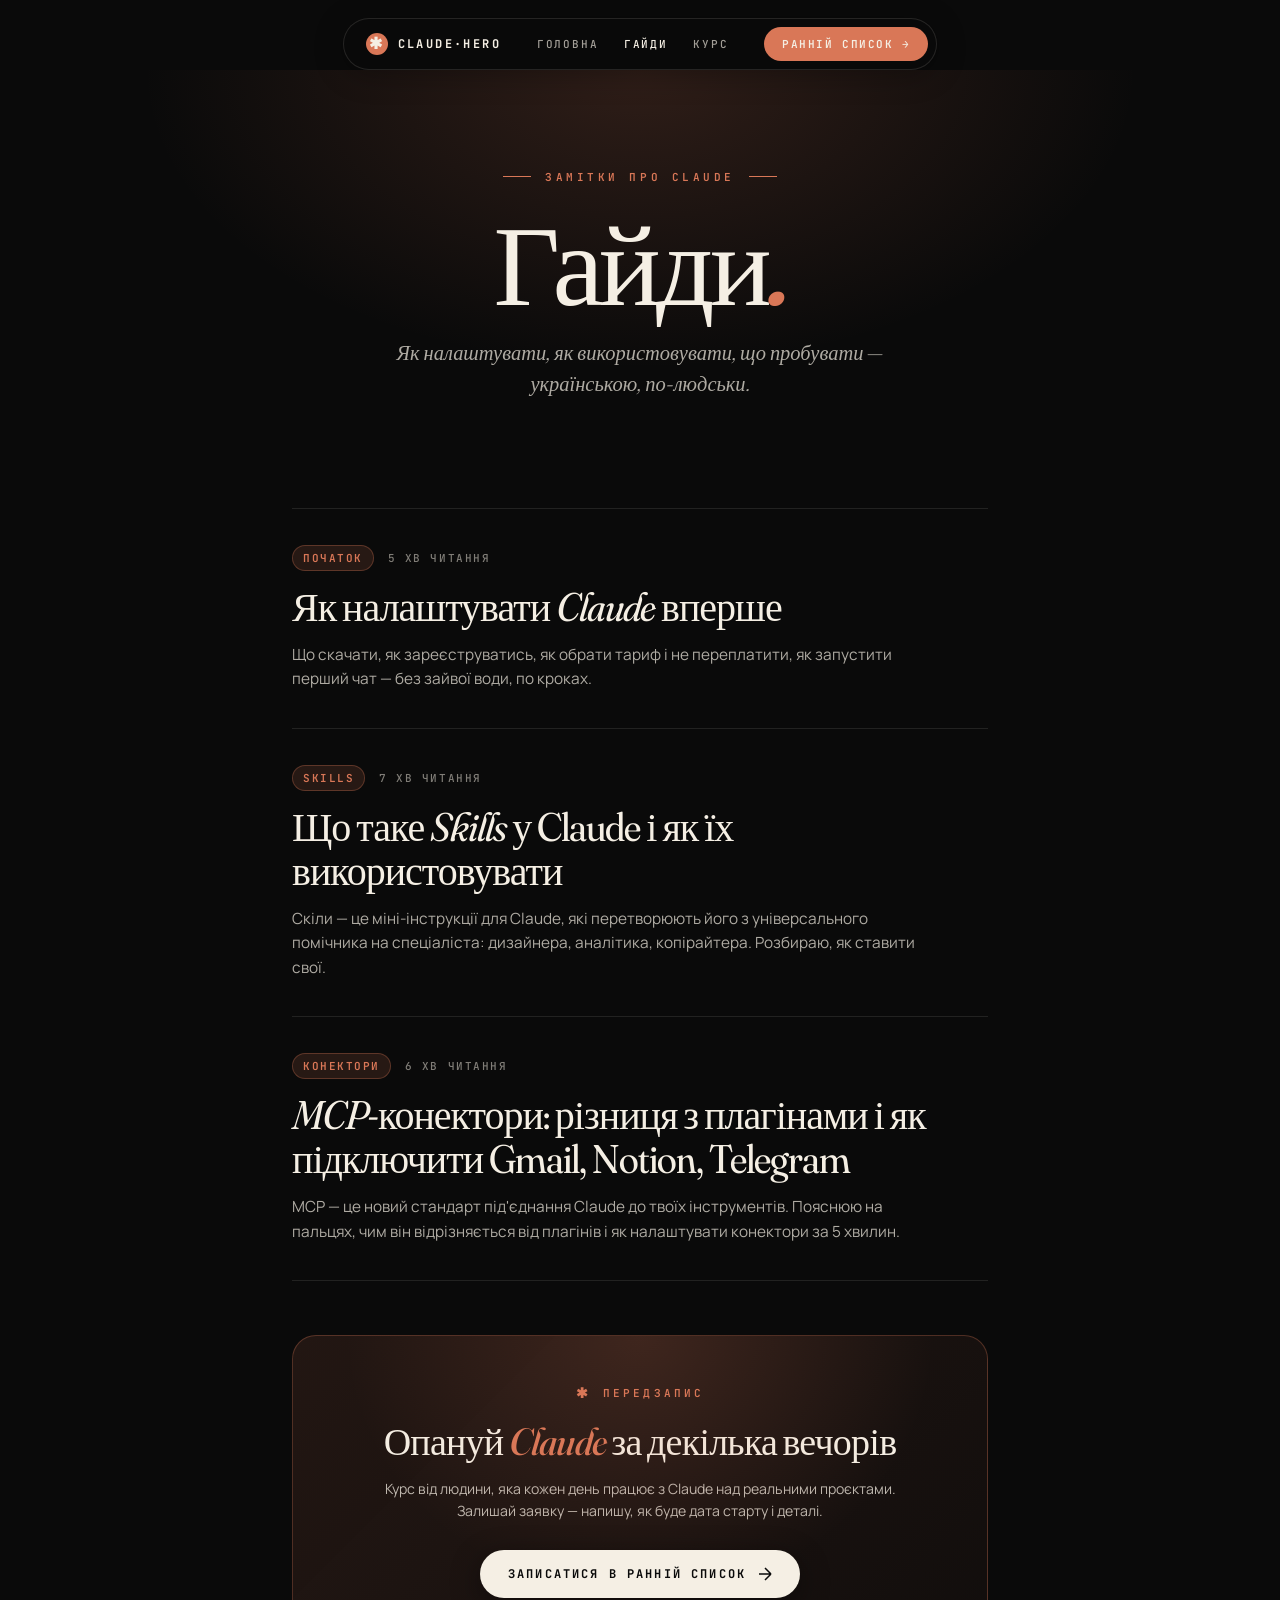
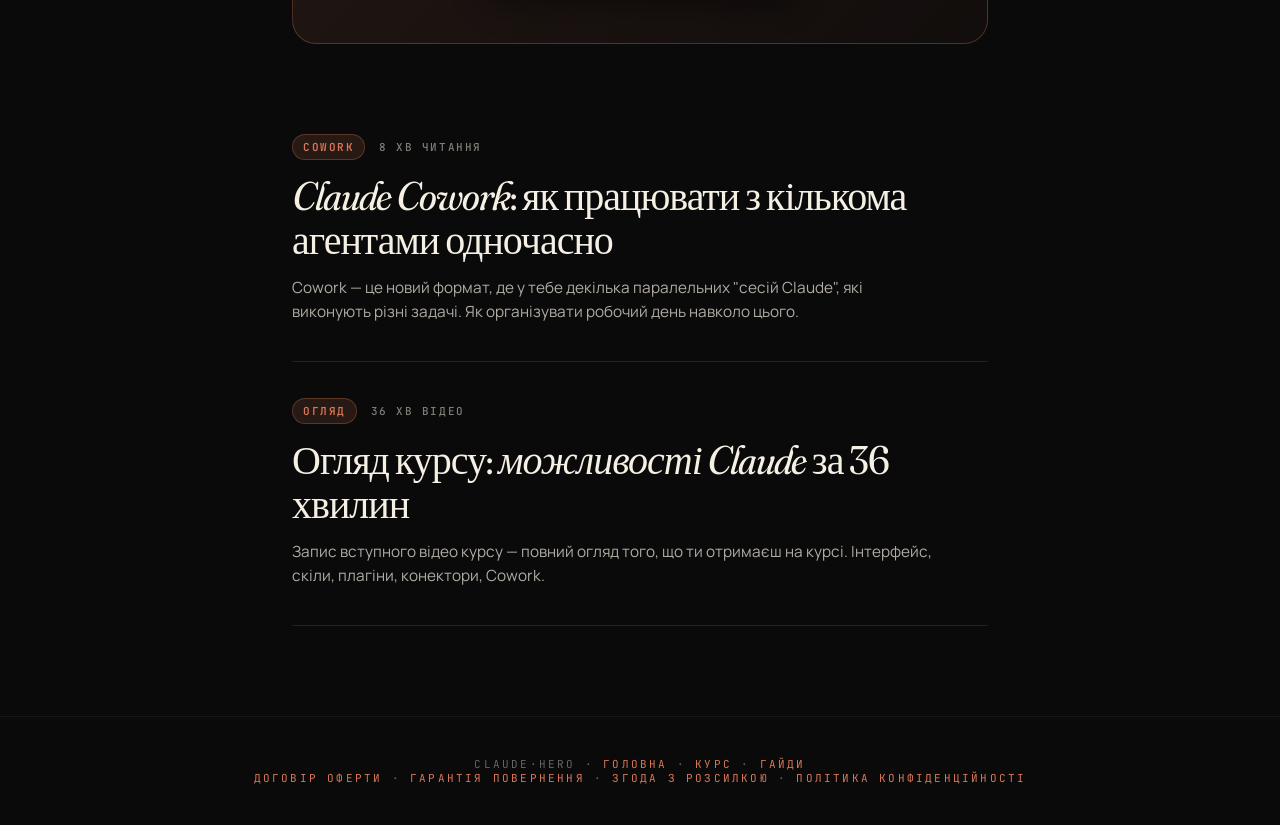
<file: guides/index.html>
<!DOCTYPE html>
<html lang="uk">
<head>
<meta charset="UTF-8" />
<meta name="viewport" content="width=device-width, initial-scale=1.0, viewport-fit=cover" />
<title>Гайди про Claude — Claude Hero</title>
<meta name="description" content="Замітки і гайди про роботу з Claude: як налаштувати, скіли, MCP-конектори, Cowork, курс. Все, що треба, щоб опанувати Claude — українською." />
<link rel="canonical" href="https://claude-hero.creo.ua/guides" />

<!-- Open Graph -->
<meta property="og:type" content="website" />
<meta property="og:title" content="Гайди про Claude — Claude Hero" />
<meta property="og:description" content="Замітки про Claude українською. Як налаштувати, скіли, MCP, Cowork." />
<meta property="og:url" content="https://claude-hero.creo.ua/guides" />
<meta property="og:locale" content="uk_UA" />
<meta name="twitter:card" content="summary_large_image" />

<link rel="preconnect" href="https://fonts.googleapis.com">
<link rel="preconnect" href="https://fonts.gstatic.com" crossorigin>
<link href="https://fonts.googleapis.com/css2?family=Fraunces:ital,opsz,wght@0,9..144,300..700;1,9..144,300..700&family=Manrope:wght@300;400;500;600;700&family=JetBrains+Mono:wght@400;500;700&display=swap" rel="stylesheet">
<style>
  * { margin: 0; padding: 0; box-sizing: border-box; }
  :root {
    --paper: #f5efe4;
    --ink: #0a0a0a;
    --ink-soft: #1a1a1a;
    --orange: #d97757;
    --orange-deep: #b85d3f;
    --ash: #4a4541;

    --font-display: 'Fraunces', 'Times New Roman', serif;
    --font-body: 'Manrope', system-ui, sans-serif;
    --font-mono: 'JetBrains Mono', 'Courier New', monospace;
  }

  html { scroll-behavior: smooth; }
  body {
    background: var(--ink);
    color: var(--paper);
    font-family: var(--font-body);
    overflow-x: hidden;
    -webkit-font-smoothing: antialiased;
    text-rendering: optimizeLegibility;
  }
  a { color: inherit; }

  /* ===== NAV ===== */
  nav.main-nav {
    position: sticky;
    top: 18px;
    z-index: 80;
    margin: 18px auto 0;
    display: flex;
    align-items: center;
    gap: clamp(18px, 3vw, 36px);
    padding: 8px 8px 8px 22px;
    background: rgba(10, 10, 10, 0.78);
    backdrop-filter: blur(20px) saturate(1.4);
    -webkit-backdrop-filter: blur(20px) saturate(1.4);
    border: 1px solid rgba(245, 239, 228, 0.12);
    border-radius: 100px;
    box-shadow: 0 4px 30px rgba(0, 0, 0, 0.3);
    width: max-content;
    max-width: calc(100vw - 32px);
  }
  .nav-brand {
    display: flex; align-items: center; gap: 10px;
    font-family: var(--font-mono);
    font-weight: 700; font-size: 12px;
    letter-spacing: 0.2em; text-transform: uppercase;
    color: var(--paper); text-decoration: none;
  }
  .nav-brand-mark {
    width: 22px; height: 22px;
    background: var(--orange);
    border-radius: 50%;
    flex-shrink: 0; position: relative;
  }
  .nav-brand-mark::before {
    content: '✱';
    position: absolute; inset: 0;
    color: var(--paper);
    font-size: 16px; line-height: 22px;
    text-align: center; font-weight: 900;
  }
  .nav-links {
    display: flex; gap: clamp(14px, 2vw, 26px);
    font-family: var(--font-mono); font-size: 11px;
    letter-spacing: 0.16em; text-transform: uppercase;
    font-weight: 500;
  }
  .nav-links a {
    color: var(--paper); text-decoration: none;
    opacity: 0.65; transition: opacity 0.2s;
  }
  .nav-links a:hover, .nav-links a.active { opacity: 1; }
  .nav-cta {
    background: var(--orange); color: var(--paper);
    padding: 10px 18px; border-radius: 100px;
    font-family: var(--font-mono);
    font-size: 11px; font-weight: 600;
    letter-spacing: 0.14em; text-transform: uppercase;
    text-decoration: none; transition: background 0.2s;
  }
  .nav-cta:hover { background: var(--orange-deep); }
  @media (max-width: 720px) {
    .nav-links { display: none; }
    nav.main-nav { padding: 6px 6px 6px 16px; gap: 12px; }
  }

  /* ===== HERO ===== */
  .guides-hero {
    padding: clamp(60px, 10vh, 110px) clamp(20px, 5vw, 60px) clamp(40px, 6vh, 80px);
    text-align: center;
    background: radial-gradient(ellipse at 50% 0%, rgba(217, 119, 87, 0.18) 0%, transparent 55%);
  }
  .guides-eyebrow {
    font-family: var(--font-mono);
    font-size: 11px; font-weight: 600;
    letter-spacing: 0.32em; text-transform: uppercase;
    color: var(--orange);
    margin-bottom: 24px;
    display: inline-flex; align-items: center; gap: 14px;
  }
  .guides-eyebrow::before, .guides-eyebrow::after {
    content: ''; width: 28px; height: 1px; background: var(--orange);
  }
  .guides-title {
    font-family: var(--font-display);
    font-weight: 400;
    font-size: clamp(48px, 9vw, 120px);
    line-height: 0.96;
    letter-spacing: -0.04em;
    color: var(--paper);
    margin-bottom: 20px;
    font-variation-settings: "opsz" 144, "SOFT" 50;
  }
  .guides-title em { font-style: italic; color: var(--orange); font-weight: 500; }
  .guides-sub {
    font-family: var(--font-display);
    font-style: italic;
    font-weight: 300;
    font-size: clamp(17px, 1.6vw, 22px);
    line-height: 1.5;
    color: rgba(245, 239, 228, 0.7);
    max-width: 580px;
    margin: 0 auto;
  }

  /* ===== ARTICLE LIST ===== */
  .articles {
    max-width: 760px;
    margin: 0 auto;
    padding: clamp(40px, 6vh, 80px) clamp(20px, 5vw, 32px) clamp(60px, 10vh, 100px);
  }
  .article-row {
    display: block;
    text-decoration: none;
    padding: clamp(28px, 4vh, 40px) 0;
    border-bottom: 1px solid rgba(245, 239, 228, 0.1);
    transition: background 0.2s;
    position: relative;
  }
  .article-row:first-child { border-top: 1px solid rgba(245, 239, 228, 0.1); }
  .article-row:hover { background: rgba(245, 239, 228, 0.02); }
  .article-row.soon { opacity: 0.55; pointer-events: none; }
  .article-row .meta {
    display: flex; align-items: center; gap: 14px;
    font-family: var(--font-mono);
    font-size: 11px; font-weight: 500;
    letter-spacing: 0.14em; text-transform: uppercase;
    color: rgba(245, 239, 228, 0.5);
    margin-bottom: 14px;
  }
  .article-row .tag {
    background: rgba(217, 119, 87, 0.14);
    color: var(--orange);
    padding: 5px 10px;
    border-radius: 100px;
    border: 1px solid rgba(217, 119, 87, 0.3);
    font-weight: 600;
  }
  .article-row .tag.tag-soon { background: rgba(245, 239, 228, 0.07); color: rgba(245, 239, 228, 0.5); border-color: rgba(245, 239, 228, 0.15); }
  .article-row h2 {
    font-family: var(--font-display);
    font-weight: 400;
    font-size: clamp(26px, 3.4vw, 40px);
    line-height: 1.1;
    letter-spacing: -0.025em;
    color: var(--paper);
    margin-bottom: 14px;
    font-variation-settings: "opsz" 100, "SOFT" 50;
    transition: color 0.2s;
  }
  .article-row:hover h2 { color: var(--orange); }
  .article-row h2 em { font-style: italic; }
  .article-row .excerpt {
    font-family: var(--font-body);
    font-size: clamp(15px, 1.2vw, 17px);
    line-height: 1.6;
    color: rgba(245, 239, 228, 0.7);
    max-width: 640px;
  }
  .article-row .arrow {
    position: absolute;
    right: 0; top: 50%;
    transform: translate(20px, -50%);
    opacity: 0;
    color: var(--orange);
    transition: all 0.3s cubic-bezier(0.2, 0.8, 0.2, 1);
  }
  .article-row:hover .arrow { opacity: 1; transform: translate(0, -50%); }
  @media (max-width: 600px) {
    .article-row .arrow { display: none; }
  }

  /* ===== INLINE CTA (between articles) ===== */
  .inline-cta {
    margin: clamp(40px, 6vh, 60px) 0;
    padding: clamp(32px, 5vh, 56px) clamp(24px, 4vw, 40px);
    background: linear-gradient(135deg, rgba(217, 119, 87, 0.12) 0%, rgba(217, 119, 87, 0.04) 100%);
    border: 1px solid rgba(217, 119, 87, 0.3);
    border-radius: 24px;
    text-align: center;
    position: relative;
    overflow: hidden;
  }
  .inline-cta::before {
    content: '';
    position: absolute; inset: 0;
    background: radial-gradient(ellipse at 50% 0%, rgba(217, 119, 87, 0.18) 0%, transparent 60%);
    pointer-events: none;
  }
  .inline-cta-eyebrow {
    font-family: var(--font-mono);
    font-size: 11px; font-weight: 600;
    letter-spacing: 0.28em; text-transform: uppercase;
    color: var(--orange);
    margin-bottom: 18px;
    display: inline-flex; align-items: center; gap: 12px;
  }
  .inline-cta-eyebrow::before { content: '✱'; font-size: 14px; }
  .inline-cta h3 {
    font-family: var(--font-display);
    font-weight: 400;
    font-size: clamp(24px, 3.2vw, 38px);
    line-height: 1.15;
    letter-spacing: -0.02em;
    color: var(--paper);
    margin-bottom: 14px;
    font-variation-settings: "opsz" 100;
  }
  .inline-cta h3 em { font-style: italic; color: var(--orange); font-weight: 500; }
  .inline-cta p {
    font-family: var(--font-body);
    font-size: clamp(14px, 1.1vw, 16px);
    color: rgba(245, 239, 228, 0.75);
    line-height: 1.55;
    max-width: 520px;
    margin: 0 auto 28px;
  }
  .btn-cta {
    display: inline-flex; align-items: center; gap: 12px;
    background: var(--paper); color: var(--ink);
    padding: 16px 28px; border-radius: 100px;
    font-family: var(--font-mono);
    font-size: 12px; font-weight: 700;
    letter-spacing: 0.18em; text-transform: uppercase;
    text-decoration: none;
    transition: all 0.3s cubic-bezier(0.2, 0.8, 0.2, 1);
    position: relative; overflow: hidden;
    box-shadow: 0 8px 30px rgba(0, 0, 0, 0.4);
  }
  .btn-cta::before {
    content: ''; position: absolute; inset: 0;
    background: var(--orange);
    transform: translateX(-101%);
    transition: transform 0.4s cubic-bezier(0.2, 0.8, 0.2, 1);
  }
  .btn-cta:hover { color: var(--paper); }
  .btn-cta:hover::before { transform: translateX(0); }
  .btn-cta span { position: relative; z-index: 1; }
  .btn-cta svg { position: relative; z-index: 1; transition: transform 0.3s; }
  .btn-cta:hover svg { transform: translateX(4px); }

  /* ===== FOOTER ===== */
  footer {
    padding: 40px 20px;
    text-align: center;
    background: var(--ink);
    border-top: 1px solid rgba(245, 239, 228, 0.06);
    font-family: var(--font-mono);
    font-size: 11px;
    letter-spacing: 0.2em;
    text-transform: uppercase;
    color: rgba(245, 239, 228, 0.4);
  }
  footer a { color: var(--orange); text-decoration: none; }
  footer a:hover { text-decoration: underline; }
</style>
</head>
<body>

<nav class="main-nav">
  <a href="/" class="nav-brand">
    <span class="nav-brand-mark"></span>
    <span>Claude·Hero</span>
  </a>
  <div class="nav-links">
    <a href="/">Головна</a>
    <a href="/guides" class="active">Гайди</a>
    <a href="/intensive">Курс</a>
  </div>
  <a href="/intensive#signup" class="nav-cta">Ранній список →</a>
</nav>

<header class="guides-hero">
  <div class="guides-eyebrow">Замітки про Claude</div>
  <h1 class="guides-title">Гайди<em>.</em></h1>
  <p class="guides-sub">Як налаштувати, як використовувати, що пробувати — українською, по-людськи.</p>
</header>

<main class="articles">

  <a href="/guides/yak-pochaty" class="article-row">
    <div class="meta">
      <span class="tag">Початок</span>
      <span>5 хв читання</span>
    </div>
    <h2>Як налаштувати <em>Claude</em> вперше</h2>
    <p class="excerpt">
      Що скачати, як зареєструватись, як обрати тариф і не переплатити, як запустити перший чат — без зайвої води, по кроках.
    </p>
    <svg class="arrow" width="22" height="22" viewBox="0 0 22 22" fill="none">
      <path d="M5 11h12M11 5l6 6-6 6" stroke="currentColor" stroke-width="1.6" stroke-linecap="round" stroke-linejoin="round"/>
    </svg>
  </a>

  <a href="/guides/skills" class="article-row">
    <div class="meta">
      <span class="tag">Skills</span>
      <span>7 хв читання</span>
    </div>
    <h2>Що таке <em>Skills</em> у Claude і як їх використовувати</h2>
    <p class="excerpt">
      Скіли — це міні-інструкції для Claude, які перетворюють його з універсального помічника на спеціаліста: дизайнера, аналітика, копірайтера. Розбираю, як ставити свої.
    </p>
    <svg class="arrow" width="22" height="22" viewBox="0 0 22 22" fill="none">
      <path d="M5 11h12M11 5l6 6-6 6" stroke="currentColor" stroke-width="1.6" stroke-linecap="round" stroke-linejoin="round"/>
    </svg>
  </a>

  <a href="/guides/mcp" class="article-row">
    <div class="meta">
      <span class="tag">Конектори</span>
      <span>6 хв читання</span>
    </div>
    <h2><em>MCP</em>-конектори: різниця з плагінами і як підключити Gmail, Notion, Telegram</h2>
    <p class="excerpt">
      MCP — це новий стандарт під'єднання Claude до твоїх інструментів. Пояснюю на пальцях, чим він відрізняється від плагінів і як налаштувати конектори за 5 хвилин.
    </p>
    <svg class="arrow" width="22" height="22" viewBox="0 0 22 22" fill="none">
      <path d="M5 11h12M11 5l6 6-6 6" stroke="currentColor" stroke-width="1.6" stroke-linecap="round" stroke-linejoin="round"/>
    </svg>
  </a>

  <!-- INLINE CTA between articles -->
  <div class="inline-cta">
    <div class="inline-cta-eyebrow">Передзапис</div>
    <h3>Опануй <em>Claude</em> за декілька вечорів</h3>
    <p>Курс від людини, яка кожен день працює з Claude над реальними проєктами. Залишай заявку — напишу, як буде дата старту і деталі.</p>
    <a href="/intensive#signup" class="btn-cta">
      <span>Записатися в ранній список</span>
      <svg width="14" height="14" viewBox="0 0 14 14" fill="none">
        <path d="M1 7H13M13 7L7 1M13 7L7 13" stroke="currentColor" stroke-width="1.5"/>
      </svg>
    </a>
  </div>

  <a href="/guides/cowork" class="article-row">
    <div class="meta">
      <span class="tag">Cowork</span>
      <span>8 хв читання</span>
    </div>
    <h2><em>Claude Cowork</em>: як працювати з кількома агентами одночасно</h2>
    <p class="excerpt">
      Cowork — це новий формат, де у тебе декілька паралельних "сесій Claude", які виконують різні задачі. Як організувати робочий день навколо цього.
    </p>
    <svg class="arrow" width="22" height="22" viewBox="0 0 22 22" fill="none">
      <path d="M5 11h12M11 5l6 6-6 6" stroke="currentColor" stroke-width="1.6" stroke-linecap="round" stroke-linejoin="round"/>
    </svg>
  </a>

  <a href="/guides/intensiv" class="article-row">
    <div class="meta">
      <span class="tag">Огляд</span>
      <span>36 хв відео</span>
    </div>
    <h2>Огляд курсу: <em>можливості Claude</em> за 36 хвилин</h2>
    <p class="excerpt">
      Запис вступного відео курсу — повний огляд того, що ти отримаєш на курсі. Інтерфейс, скіли, плагіни, конектори, Cowork.
    </p>
    <svg class="arrow" width="22" height="22" viewBox="0 0 22 22" fill="none">
      <path d="M5 11h12M11 5l6 6-6 6" stroke="currentColor" stroke-width="1.6" stroke-linecap="round" stroke-linejoin="round"/>
    </svg>
  </a>

</main>

<footer>
  <div class="footer-nav">Claude·Hero · <a href="/">Головна</a> · <a href="/intensive">Курс</a> · <a href="/guides">Гайди</a></div>
  <div class="footer-legal">
    <a href="https://www.creo.ua/oferta" target="_blank" rel="noopener noreferrer">Договір оферти</a>
    <span>·</span>
    <a href="https://www.creo.ua/guarantee" target="_blank" rel="noopener noreferrer">Гарантія повернення</a>
    <span>·</span>
    <a href="https://my.creo.ua/documents/consent-to-the-mailing.pdf" target="_blank" rel="noopener noreferrer">Згода з розсилкою</a>
    <span>·</span>
    <a href="https://www.creo.ua/policy" target="_blank" rel="noopener noreferrer">Політика конфіденційності</a>
  </div>
</footer>

</body>
</html>
</file>
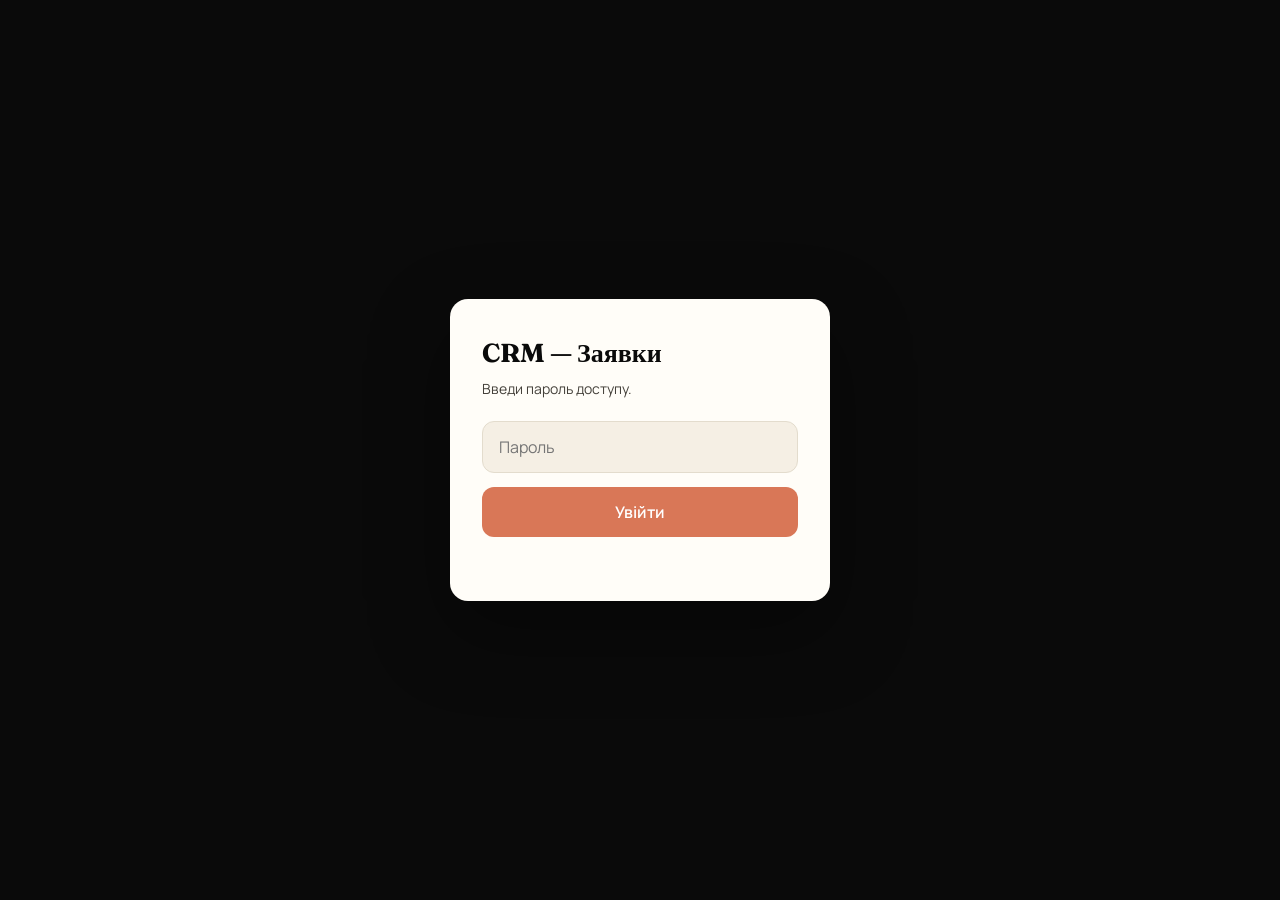
<file: crm.html>
<!DOCTYPE html>
<html lang="uk">
<head>
<meta charset="UTF-8" />
<meta name="viewport" content="width=device-width, initial-scale=1.0" />
<meta name="robots" content="noindex, nofollow" />
<title>CRM — Заявки на курс</title>
<link rel="preconnect" href="https://fonts.googleapis.com">
<link rel="preconnect" href="https://fonts.gstatic.com" crossorigin>
<link href="https://fonts.googleapis.com/css2?family=Fraunces:opsz,wght@9..144,400..700&family=Manrope:wght@400;500;600;700&family=JetBrains+Mono:wght@400;500;700&display=swap" rel="stylesheet">
<style>
  * { margin: 0; padding: 0; box-sizing: border-box; }
  :root {
    --paper: #f5efe4;
    --card: #fffdf8;
    --ink: #0a0a0a;
    --ink-soft: #44403a;
    --line: #e3dccd;
    --orange: #d97757;
    --orange-deep: #b85d3f;
    --green: #4f7a52;
    --red: #b14a3c;
    --blue: #3f6079;
    --font-display: 'Fraunces', serif;
    --font-body: 'Manrope', system-ui, sans-serif;
    --font-mono: 'JetBrains Mono', monospace;
  }
  body {
    background: var(--paper);
    color: var(--ink);
    font-family: var(--font-body);
    -webkit-font-smoothing: antialiased;
    line-height: 1.45;
  }
  a { color: var(--orange-deep); }

  /* ===== LOGIN ===== */
  #login {
    position: fixed; inset: 0; display: flex; align-items: center; justify-content: center;
    background: var(--ink); z-index: 50; padding: 24px;
  }
  #login form {
    background: var(--card); border-radius: 18px; padding: 36px 32px; width: 100%; max-width: 380px;
    box-shadow: 0 30px 80px rgba(0,0,0,.4);
  }
  #login h1 { font-family: var(--font-display); font-size: 26px; margin-bottom: 6px; }
  #login p { color: var(--ink-soft); font-size: 14px; margin-bottom: 22px; }
  #login input {
    width: 100%; padding: 14px 16px; border: 1.5px solid var(--line); border-radius: 12px;
    font-size: 16px; font-family: var(--font-body); margin-bottom: 14px; background: var(--paper);
  }
  #login input:focus { outline: none; border-color: var(--orange); }
  .btn-primary {
    width: 100%; padding: 14px; border: none; border-radius: 12px; background: var(--orange);
    color: #fff; font-size: 16px; font-weight: 600; font-family: var(--font-body); cursor: pointer;
  }
  .btn-primary:hover { background: var(--orange-deep); }
  #login .err { color: var(--red); font-size: 13px; margin-top: 10px; min-height: 18px; }

  /* ===== APP ===== */
  #app { display: none; max-width: 1100px; margin: 0 auto; padding: 28px 20px 80px; }
  header.top { display: flex; align-items: baseline; justify-content: space-between; gap: 16px; flex-wrap: wrap; margin-bottom: 22px; }
  header.top h1 { font-family: var(--font-display); font-size: clamp(26px, 4vw, 36px); }
  header.top .meta { color: var(--ink-soft); font-size: 13px; font-family: var(--font-mono); }
  .refresh { background: none; border: 1.5px solid var(--line); border-radius: 10px; padding: 8px 14px; cursor: pointer; font-family: var(--font-body); font-weight: 600; font-size: 13px; }
  .refresh:hover { border-color: var(--orange); color: var(--orange-deep); }

  /* stats */
  .stats { display: grid; grid-template-columns: repeat(auto-fit, minmax(120px, 1fr)); gap: 12px; margin-bottom: 22px; }
  .stat { background: var(--card); border: 1px solid var(--line); border-radius: 14px; padding: 14px 16px; }
  .stat .n { font-family: var(--font-display); font-size: 30px; line-height: 1; }
  .stat .l { color: var(--ink-soft); font-size: 12px; text-transform: uppercase; letter-spacing: .04em; margin-top: 6px; }
  .stat.accent .n { color: var(--orange-deep); }
  .stat.good .n { color: var(--green); }

  /* controls */
  .controls { display: flex; gap: 10px; flex-wrap: wrap; margin-bottom: 18px; align-items: center; }
  .controls input[type=search] {
    flex: 1; min-width: 200px; padding: 11px 14px; border: 1.5px solid var(--line); border-radius: 10px;
    font-family: var(--font-body); font-size: 14px; background: var(--card);
  }
  .controls input[type=search]:focus { outline: none; border-color: var(--orange); }
  .controls select {
    padding: 11px 12px; border: 1.5px solid var(--line); border-radius: 10px; background: var(--card);
    font-family: var(--font-body); font-size: 14px; cursor: pointer;
  }

  /* mode switch */
  .modes { display: flex; gap: 8px; margin-bottom: 20px; border-bottom: 1.5px solid var(--line); }
  .mode {
    border: none; background: none; padding: 10px 4px; margin-bottom: -1.5px; cursor: pointer;
    font-family: var(--font-body); font-size: 16px; font-weight: 600; color: var(--ink-soft);
    border-bottom: 2.5px solid transparent; display: flex; align-items: center; gap: 7px;
  }
  .mode:hover { color: var(--ink); }
  .mode.active { color: var(--ink); border-bottom-color: var(--orange); }
  .mode i { font-style: normal; font-size: 12px; font-family: var(--font-mono); background: var(--line); padding: 1px 7px; border-radius: 999px; }

  /* clients table */
  .ctable { width: 100%; border-collapse: collapse; background: var(--card); border: 1px solid var(--line); border-radius: 12px; overflow: hidden; font-size: 13px; }
  .ctable th { text-align: left; padding: 10px 12px; background: var(--paper); font-size: 11px; text-transform: uppercase; letter-spacing: .03em; color: var(--ink-soft); border-bottom: 1px solid var(--line); white-space: nowrap; }
  .ctable td { padding: 9px 12px; border-bottom: 1px solid var(--line); vertical-align: top; }
  .ctable tr:last-child td { border-bottom: none; }
  .ctable tr:hover td { background: #fbf8f1; }
  .ctable .num { color: var(--ink-soft); font-family: var(--font-mono); }
  .ctable a { text-decoration: none; font-weight: 600; }
  .ctable a:hover { text-decoration: underline; }
  .ctable .tar { font-weight: 600; }
  .ctable-wrap { overflow-x: auto; }

  /* tabs */
  .tabs { display: flex; gap: 6px; margin-bottom: 16px; flex-wrap: wrap; }
  .tab {
    border: 1.5px solid var(--line); background: var(--card); border-radius: 999px; padding: 8px 16px;
    font-family: var(--font-body); font-size: 14px; font-weight: 600; cursor: pointer; color: var(--ink-soft);
    display: flex; align-items: center; gap: 7px;
  }
  .tab:hover { border-color: var(--ink-soft); }
  .tab.active { background: var(--ink); color: var(--paper); border-color: var(--ink); }
  .tab i { font-style: normal; font-size: 12px; font-family: var(--font-mono); background: rgba(0,0,0,.12); padding: 1px 7px; border-radius: 999px; }
  .tab.active i { background: rgba(255,255,255,.22); }

  /* list grid */
  #list { display: grid; grid-template-columns: repeat(auto-fill, minmax(440px, 1fr)); gap: 10px; align-items: start; }
  @media (max-width: 720px) { #list { grid-template-columns: 1fr; } }

  /* card */
  .card { background: var(--card); border: 1px solid var(--line); border-radius: 12px; padding: 11px 14px; margin-bottom: 8px; }
  .card.is-bought { border-color: var(--green); box-shadow: 0 0 0 1px var(--green) inset; }
  .card.is-rejected { opacity: .6; }
  .card.is-thinking { border-color: #c79a3e; box-shadow: 0 0 0 1px #c79a3e inset; }
  .card.is-deleted { opacity: .5; background: #f0ebe0; }
  .card-head { display: flex; align-items: baseline; justify-content: space-between; gap: 10px; flex-wrap: wrap; }
  .card-head .who { font-family: var(--font-display); font-size: 16px; font-weight: 600; }
  .card-head .right { display: flex; align-items: baseline; gap: 10px; }
  .card-head .ts { font-family: var(--font-mono); font-size: 11px; color: var(--ink-soft); white-space: nowrap; }
  .card-head .phone { font-size: 12px; font-weight: 600; text-decoration: none; white-space: nowrap; }
  .card-head .phone:hover { text-decoration: underline; }
  .tags { display: flex; gap: 5px; flex-wrap: wrap; margin: 7px 0; }
  .tag { font-size: 11px; padding: 2px 8px; border-radius: 999px; background: var(--paper); border: 1px solid var(--line); color: var(--ink-soft); }
  .tag.src { background: #efe7d6; color: var(--orange-deep); font-family: var(--font-mono); }
  .tag.paid { background: var(--green); color: #fff; border-color: var(--green); font-weight: 600; }
  .sections { font-size: 12.5px; color: var(--ink-soft); cursor: pointer; }
  .sections .sec { margin-top: 4px; display: flex; gap: 6px; }
  .sections .sec b { color: var(--ink); font-weight: 600; font-size: 11px; text-transform: uppercase; letter-spacing: .02em; white-space: nowrap; flex-shrink: 0; padding-top: 1px; }
  .sections .sec .body { overflow: hidden; display: -webkit-box; -webkit-line-clamp: 1; -webkit-box-orient: vertical; }
  .card.expanded .sections .sec .body { -webkit-line-clamp: unset; }

  .actions { display: flex; gap: 12px; flex-wrap: wrap; margin-top: 9px; padding-top: 9px; border-top: 1px dashed var(--line); align-items: center; }
  .actions .group { display: flex; align-items: center; gap: 6px; }
  .actions .group > span { font-size: 10px; text-transform: uppercase; letter-spacing: .04em; color: var(--ink-soft); }
  .pill-row { display: flex; gap: 5px; }
  .pill { border: 1.5px solid var(--line); background: var(--card); border-radius: 999px; padding: 4px 10px; font-size: 12px; cursor: pointer; font-family: var(--font-body); font-weight: 500; }
  .pill:hover { border-color: var(--ink-soft); }
  .pill.active { color: #fff; border-color: transparent; }
  .pill.active.c-reached { background: var(--blue); }
  .pill.active.c-noanswer { background: var(--ink-soft); }
  .pill.active.c-new { background: var(--orange); }
  .pill.active.s-bought { background: var(--green); }
  .pill.active.s-rejected { background: var(--red); }
  .pill.active.s-thinking { background: #c79a3e; }
  .pill.active.s-none { background: var(--ink-soft); }
  .del-btn { margin-left: auto; border: none; background: none; color: var(--ink-soft); cursor: pointer; font-size: 12px; font-family: var(--font-body); padding: 4px 8px; border-radius: 8px; }
  .del-btn:hover { background: #f3d9d2; color: var(--red); }
  .comment-wrap { flex: 1 0 100%; display: flex; flex-direction: column; gap: 4px; margin-top: 2px; }
  .comment-wrap span { font-size: 10px; text-transform: uppercase; letter-spacing: .04em; color: var(--ink-soft); }
  .comment-wrap textarea {
    border: 1.5px solid var(--line); border-radius: 9px; padding: 7px 10px; font-family: var(--font-body);
    font-size: 13px; resize: vertical; min-height: 34px; background: var(--paper);
  }
  .comment-wrap textarea:focus { outline: none; border-color: var(--orange); }
  .saved { font-size: 10px; color: var(--green); opacity: 0; transition: opacity .2s; }
  .saved.show { opacity: 1; }

  .empty { text-align: center; color: var(--ink-soft); padding: 60px 20px; font-size: 15px; grid-column: 1 / -1; }
  .loading { text-align: center; color: var(--ink-soft); padding: 40px; grid-column: 1 / -1; }
</style>
</head>
<body>

<div id="login">
  <form id="loginForm">
    <h1>CRM — Заявки</h1>
    <p>Введи пароль доступу.</p>
    <input type="password" id="pw" placeholder="Пароль" autocomplete="current-password" />
    <button type="submit" class="btn-primary">Увійти</button>
    <div class="err" id="loginErr"></div>
  </form>
</div>

<div id="app">
  <header class="top">
    <div>
      <h1>Заявки на курс</h1>
      <div class="meta" id="meta">—</div>
    </div>
    <div style="display:flex;gap:8px;">
      <button class="refresh" id="syncBtn">💳 Синхр. оплати</button>
      <button class="refresh" id="refreshBtn">↻ Оновити</button>
    </div>
  </header>

  <div class="modes">
    <button class="mode active" data-mode="leads">📋 Заявки</button>
    <button class="mode" data-mode="clients">💳 Клієнти <i id="cnt-clients"></i></button>
  </div>

  <div id="leadsView">
  <div class="stats" id="stats"></div>

  <div class="tabs" id="tabs">
    <button class="tab active" data-tab="active">Активні <i id="cnt-active">0</i></button>
    <button class="tab" data-tab="bought">Купили <i id="cnt-bought">0</i></button>
    <button class="tab" data-tab="deleted">Видалені <i id="cnt-deleted">0</i></button>
  </div>

  <div class="controls">
    <input type="search" id="search" placeholder="Пошук: контакт, біль, коментар…" />
    <select id="fContact">
      <option value="">Контакт: всі</option>
      <option value="new">Новий</option>
      <option value="reached">Зв'язались</option>
      <option value="noanswer">Не додзвон</option>
    </select>
    <select id="fSource"><option value="">Джерело: всі</option></select>
  </div>

  <div id="list"><div class="loading">Завантаження…</div></div>
  </div>

  <div id="clientsView" style="display:none">
    <div class="stats" id="clientsStats"></div>
    <div class="controls">
      <input type="search" id="cSearch" placeholder="Пошук клієнта: ім'я, email, телефон…" />
      <select id="cTariff"><option value="">Тариф: всі</option></select>
    </div>
    <div id="clientsTable"><div class="loading">Завантаження…</div></div>
  </div>
</div>

<script>
const CONTACT_LABELS = { new: 'Новий', reached: "Зв'язались", noanswer: 'Не додзвон' };
const SALE_LABELS = { none: '—', thinking: 'Думає', bought: 'Купив', rejected: 'Відмова' };
let LEADS = [];
let currentTab = 'active';

const isDeleted = (l) => !!l.status?.deleted;
const isBought = (l) => l.status?.saleStatus === 'bought';
const isProcessed = (l) => ['reached', 'noanswer'].includes(l.status?.contactStatus);

function tabOf(l) {
  if (isDeleted(l)) return 'deleted';
  if (isBought(l)) return 'bought';
  return 'active';
}

function pw() { return localStorage.getItem('crm_pw') || ''; }

async function api(path, opts = {}) {
  const res = await fetch(path, {
    ...opts,
    headers: { 'Content-Type': 'application/json', Authorization: 'Bearer ' + pw(), ...(opts.headers || {}) },
  });
  if (res.status === 401) { logout(); throw new Error('unauth'); }
  if (!res.ok) throw new Error((await res.json().catch(() => ({}))).error || res.status);
  return res.json();
}

function logout() {
  localStorage.removeItem('crm_pw');
  document.getElementById('app').style.display = 'none';
  document.getElementById('login').style.display = 'flex';
}

document.getElementById('loginForm').addEventListener('submit', async (e) => {
  e.preventDefault();
  const val = document.getElementById('pw').value.trim();
  const err = document.getElementById('loginErr');
  err.textContent = '';
  localStorage.setItem('crm_pw', val);
  try {
    await load();
    document.getElementById('login').style.display = 'none';
    document.getElementById('app').style.display = 'block';
    loadClients();
  } catch (ex) {
    if (ex.message === 'unauth') err.textContent = 'Невірний пароль.';
    else err.textContent = 'Помилка: ' + ex.message;
  }
});

const esc = (s) => String(s ?? '').replace(/&/g, '&amp;').replace(/</g, '&lt;').replace(/>/g, '&gt;');

// "2026-05-19 12:10:53 UTC" → "19 травня 2026, 12:10" (за київським часом)
function fmtDate(ts) {
  const d = new Date(ts.replace(' UTC', 'Z').replace(' ', 'T'));
  if (isNaN(d)) return ts;
  const date = d.toLocaleDateString('uk-UA', { day: 'numeric', month: 'long', year: 'numeric', timeZone: 'Europe/Kyiv' }).replace(/\s*р\.$/, '');
  const time = d.toLocaleTimeString('uk-UA', { hour: '2-digit', minute: '2-digit', timeZone: 'Europe/Kyiv' });
  return `${date}, ${time}`;
}

function contactLink(contact) {
  const c = contact.trim();
  if (c.startsWith('@')) return `<a href="https://t.me/${esc(c.slice(1))}" target="_blank">${esc(c)} ↗</a>`;
  if (/^[^@\s]+@[^@\s]+\.[^@\s]+$/.test(c)) return `<a href="mailto:${esc(c)}">${esc(c)}</a>`;
  return esc(c);
}

function renderStats() {
  const todayUTC = new Date().toISOString().slice(0, 10);
  const active = LEADS.filter((l) => !l.status?.deleted);
  const total = active.length;
  const today = active.filter((l) => l.ts.slice(0, 10) === todayUTC).length;
  const reached = active.filter((l) => l.status?.contactStatus === 'reached').length;
  const bought = active.filter((l) => l.status?.saleStatus === 'bought').length;
  const conv = total ? Math.round((bought / total) * 100) : 0;
  document.getElementById('stats').innerHTML = `
    <div class="stat"><div class="n">${total}</div><div class="l">Всього</div></div>
    <div class="stat accent"><div class="n">${today}</div><div class="l">Сьогодні</div></div>
    <div class="stat"><div class="n">${reached}</div><div class="l">Зв'язались</div></div>
    <div class="stat good"><div class="n">${bought}</div><div class="l">Купили</div></div>
    <div class="stat"><div class="n">${conv}%</div><div class="l">Конверсія</div></div>`;
}

function populateSources() {
  const sel = document.getElementById('fSource');
  const sources = [...new Set(LEADS.map((l) => l.fields.Source).filter(Boolean))].sort();
  sel.innerHTML = '<option value="">Source: всі</option>' + sources.map((s) => `<option value="${esc(s)}">${esc(s)}</option>`).join('');
}

function leadMatches(l) {
  if (tabOf(l) !== currentTab) return false;
  const q = document.getElementById('search').value.trim().toLowerCase();
  const fc = document.getElementById('fContact').value;
  const fsrc = document.getElementById('fSource').value;
  if (fc && (l.status?.contactStatus || 'new') !== fc) return false;
  if (fsrc && l.fields.Source !== fsrc) return false;
  if (q) {
    const hay = [l.contact, JSON.stringify(l.fields), JSON.stringify(l.sections), l.status?.comment].join(' ').toLowerCase();
    if (!hay.includes(q)) return false;
  }
  return true;
}

// Сортування: у «Активних» — найдавніша необроблена згори (черга FIFO);
// необроблені вище за оброблені. В інших табах — найновіші згори.
function sortForTab(arr) {
  if (currentTab === 'active') {
    return arr.sort((a, b) => {
      const pa = isProcessed(a) ? 1 : 0;
      const pb = isProcessed(b) ? 1 : 0;
      if (pa !== pb) return pa - pb;
      return a.ts.localeCompare(b.ts);
    });
  }
  return arr.sort((a, b) => b.ts.localeCompare(a.ts));
}

function fieldTag(label, value) {
  return value ? `<span class="tag">${esc(label)}: ${esc(value)}</span>` : '';
}

function cardHTML(l) {
  const cs = l.status?.contactStatus || 'new';
  const ss = l.status?.saleStatus || 'none';
  const deleted = !!l.status?.deleted;
  const f = l.fields;
  const phone = f['Телефон'];
  const sectionsHTML = Object.entries(l.sections)
    .filter(([, v]) => v)
    .map(([k, v]) => `<div class="sec"><b>${esc(k)}</b><span class="body">${esc(v)}</span></div>`)
    .join('');
  const classes = ['card', ss === 'bought' ? 'is-bought' : '', ss === 'thinking' ? 'is-thinking' : '', ss === 'rejected' ? 'is-rejected' : '', deleted ? 'is-deleted' : ''].join(' ').replace(/\s+/g, ' ').trim();

  return `<div class="${classes}" data-id="${esc(l.id)}">
    <div class="card-head">
      <div class="who">${contactLink(l.contact)}</div>
      <div class="right">
        ${phone ? `<a class="phone" href="tel:${esc(phone.replace(/\s/g, ''))}">📞 ${esc(phone)}</a>` : ''}
        <span class="ts">${esc(fmtDate(l.ts))}</span>
      </div>
    </div>
    <div class="tags">
      ${l.status?.saleStatus === 'bought' && l.status?.paidTariff ? `<span class="tag paid">✅ ${esc(l.status.paidTariff)}</span>` : ''}
      ${fieldTag('Джерело', f.Source).replace('class="tag"', 'class="tag src"')}
      ${fieldTag('Хто', f['Хто'])}
      ${fieldTag('Рівень', f['Рівень з Claude'])}
      ${fieldTag('Бюджет', f['Бюджет'])}
      ${fieldTag('Готовність', f['Готовність'])}
    </div>
    <div class="sections">${sectionsHTML}</div>
    <div class="actions">
      <div class="group">
        <span>Контакт</span>
        <div class="pill-row" data-kind="contact">
          ${['new', 'reached', 'noanswer'].map((k) => `<button class="pill c-${k} ${cs === k ? 'active' : ''}" data-v="${k}">${CONTACT_LABELS[k]}</button>`).join('')}
        </div>
      </div>
      <div class="group">
        <span>Продаж</span>
        <div class="pill-row" data-kind="sale">
          ${['none', 'thinking', 'bought', 'rejected'].map((k) => `<button class="pill s-${k} ${ss === k ? 'active' : ''}" data-v="${k}">${SALE_LABELS[k]}</button>`).join('')}
        </div>
      </div>
      <button class="del-btn" data-act="del">${deleted ? '↩ Відновити' : '🗑 Видалити'}</button>
      <div class="comment-wrap">
        <span>Коментар <i class="saved">збережено ✓</i></span>
        <textarea placeholder="Нотатка менеджера…">${esc(l.status?.comment || '')}</textarea>
      </div>
    </div>
  </div>`;
}

function renderTabCounts() {
  document.getElementById('cnt-active').textContent = LEADS.filter((l) => tabOf(l) === 'active').length;
  document.getElementById('cnt-bought').textContent = LEADS.filter((l) => tabOf(l) === 'bought').length;
  document.getElementById('cnt-deleted').textContent = LEADS.filter((l) => tabOf(l) === 'deleted').length;
}

function render() {
  renderStats();
  renderTabCounts();
  const list = document.getElementById('list');
  const filtered = sortForTab(LEADS.filter(leadMatches));
  const tabTotal = LEADS.filter((l) => tabOf(l) === currentTab).length;
  document.getElementById('meta').textContent = `${filtered.length} з ${tabTotal} у вкладці`;
  if (!filtered.length) { list.innerHTML = '<div class="empty">Нічого не знайдено.</div>'; return; }
  list.innerHTML = filtered.map(cardHTML).join('');
  bindCards();
}

let saveTimers = {};
async function saveStatus(id, patch, savedEl) {
  try {
    const { status } = await api('/api/lead-status', { method: 'POST', body: JSON.stringify({ id, ...patch }) });
    const lead = LEADS.find((l) => l.id === id);
    if (lead) lead.status = status;
    if (savedEl) { savedEl.classList.add('show'); setTimeout(() => savedEl.classList.remove('show'), 1500); }
    return status;
  } catch (ex) {
    alert('Не вдалось зберегти: ' + ex.message);
  }
}

function bindCards() {
  document.querySelectorAll('.card').forEach((card) => {
    const id = card.dataset.id;
    card.querySelectorAll('.pill-row[data-kind=contact] .pill').forEach((b) => {
      b.onclick = async () => {
        await saveStatus(id, { contactStatus: b.dataset.v });
        render();
      };
    });
    card.querySelectorAll('.pill-row[data-kind=sale] .pill').forEach((b) => {
      b.onclick = async () => {
        await saveStatus(id, { saleStatus: b.dataset.v });
        render();
      };
    });
    const ta = card.querySelector('textarea');
    const saved = card.querySelector('.saved');
    ta.oninput = () => {
      clearTimeout(saveTimers[id]);
      saveTimers[id] = setTimeout(() => saveStatus(id, { comment: ta.value }, saved), 800);
    };
    const delBtn = card.querySelector('.del-btn');
    delBtn.onclick = async () => {
      const lead = LEADS.find((l) => l.id === id);
      const nowDeleted = !lead?.status?.deleted;
      if (nowDeleted && !confirm('Перенести заявку у «Видалені»? Її можна буде відновити.')) return;
      await saveStatus(id, { deleted: nowDeleted });
      render();
    };
    // Клік по тексту заявки розгортає/згортає повний опис.
    card.querySelector('.sections').onclick = () => card.classList.toggle('expanded');
  });
}

async function load() {
  const { leads } = await api('/api/leads');
  LEADS = leads;
  populateSources();
  render();
}

['search', 'fContact', 'fSource'].forEach((idv) => {
  document.getElementById(idv).addEventListener('input', render);
});
document.querySelectorAll('.tab').forEach((t) => {
  t.addEventListener('click', () => {
    currentTab = t.dataset.tab;
    document.querySelectorAll('.tab').forEach((x) => x.classList.toggle('active', x === t));
    render();
  });
});
document.getElementById('refreshBtn').addEventListener('click', () => {
  document.getElementById('list').innerHTML = '<div class="loading">Оновлення…</div>';
  load();
});
document.getElementById('syncBtn').addEventListener('click', async () => {
  const btn = document.getElementById('syncBtn');
  const old = btn.textContent;
  btn.textContent = '⏳ Синхронізую…';
  btn.disabled = true;
  try {
    const r = await api('/api/sync-payments', { method: 'POST', body: '{}' });
    alert(`Оплат у таблиці: ${r.payers}\nЗіставлено із заявками: ${r.matchedCount}\nНе знайдено заявки: ${r.unmatchedCount}`);
    await load();
  } catch (ex) {
    alert('Помилка синхронізації: ' + ex.message);
  } finally {
    btn.textContent = old;
    btn.disabled = false;
  }
});

// ===== Клієнти (реєстр оплат) =====
let CLIENTS = [];
let clientsLoaded = false;

const tgLink = (s) => {
  const m = String(s || '').match(/(?:t\.me\/|@)([A-Za-z0-9_]+)/i);
  return m ? `<a href="https://t.me/${esc(m[1])}" target="_blank">@${esc(m[1])}</a>` : esc(s || '');
};

function renderClients() {
  const q = document.getElementById('cSearch').value.trim().toLowerCase();
  const ft = document.getElementById('cTariff').value;
  const rows = CLIENTS.filter((c) => {
    if (ft && c.tariffGroup !== ft) return false;
    if (q && ![c.name, c.email, c.phone, c.tg, c.source].join(' ').toLowerCase().includes(q)) return false;
    return true;
  });

  const byT = {};
  CLIENTS.forEach((c) => { byT[c.tariffGroup] = (byT[c.tariffGroup] || 0) + 1; });
  document.getElementById('clientsStats').innerHTML =
    `<div class="stat good"><div class="n">${CLIENTS.length}</div><div class="l">Всього клієнтів</div></div>` +
    Object.entries(byT).sort((a, b) => b[1] - a[1]).map(([t, n]) =>
      `<div class="stat"><div class="n">${n}</div><div class="l">${esc(t)}</div></div>`).join('');

  const tbl = document.getElementById('clientsTable');
  if (!rows.length) { tbl.innerHTML = '<div class="empty">Нічого не знайдено.</div>'; return; }
  tbl.innerHTML = `<div class="ctable-wrap"><table class="ctable">
    <thead><tr><th>#</th><th>Ім'я</th><th>Email</th><th>Телефон</th><th>Тариф</th><th>Telegram</th><th>Звідки</th></tr></thead>
    <tbody>${rows.map((c) => `<tr>
      <td class="num">${esc(c.n)}</td>
      <td>${esc(c.name)}</td>
      <td>${c.email ? `<a href="mailto:${esc(c.email)}">${esc(c.email)}</a>` : '—'}</td>
      <td>${c.phone ? `<a href="tel:${esc(c.phone.replace(/\s/g, ''))}">${esc(c.phone)}</a>` : '—'}</td>
      <td class="tar">${esc(c.tariff || '—')}</td>
      <td>${c.tg ? tgLink(c.tg) : '—'}</td>
      <td>${esc(c.source || '—')}</td>
    </tr>`).join('')}</tbody></table></div>`;
}

async function loadClients() {
  try {
    const { clients } = await api('/api/clients');
    CLIENTS = clients;
    clientsLoaded = true;
    const tsel = document.getElementById('cTariff');
    const groups = [...new Set(clients.map((c) => c.tariffGroup))].sort();
    tsel.innerHTML = '<option value="">Тариф: всі</option>' + groups.map((g) => `<option value="${esc(g)}">${esc(g)}</option>`).join('');
    document.getElementById('cnt-clients').textContent = clients.length;
    renderClients();
  } catch (ex) {
    if (ex.message !== 'unauth') document.getElementById('clientsTable').innerHTML = `<div class="empty">Помилка: ${esc(ex.message)}</div>`;
  }
}

function switchMode(mode) {
  document.querySelectorAll('.mode').forEach((b) => b.classList.toggle('active', b.dataset.mode === mode));
  document.getElementById('leadsView').style.display = mode === 'leads' ? 'block' : 'none';
  document.getElementById('clientsView').style.display = mode === 'clients' ? 'block' : 'none';
  if (mode === 'clients' && !clientsLoaded) loadClients();
}

document.querySelectorAll('.mode').forEach((b) => b.addEventListener('click', () => switchMode(b.dataset.mode)));
['cSearch', 'cTariff'].forEach((id) => document.getElementById(id).addEventListener('input', renderClients));

// Авто-вхід якщо пароль уже збережено.
(async () => {
  if (pw()) {
    try {
      await load();
      document.getElementById('login').style.display = 'none';
      document.getElementById('app').style.display = 'block';
      loadClients();
    } catch { /* лишаємось на логіні */ }
  }
})();
</script>
</body>
</html>
</file>
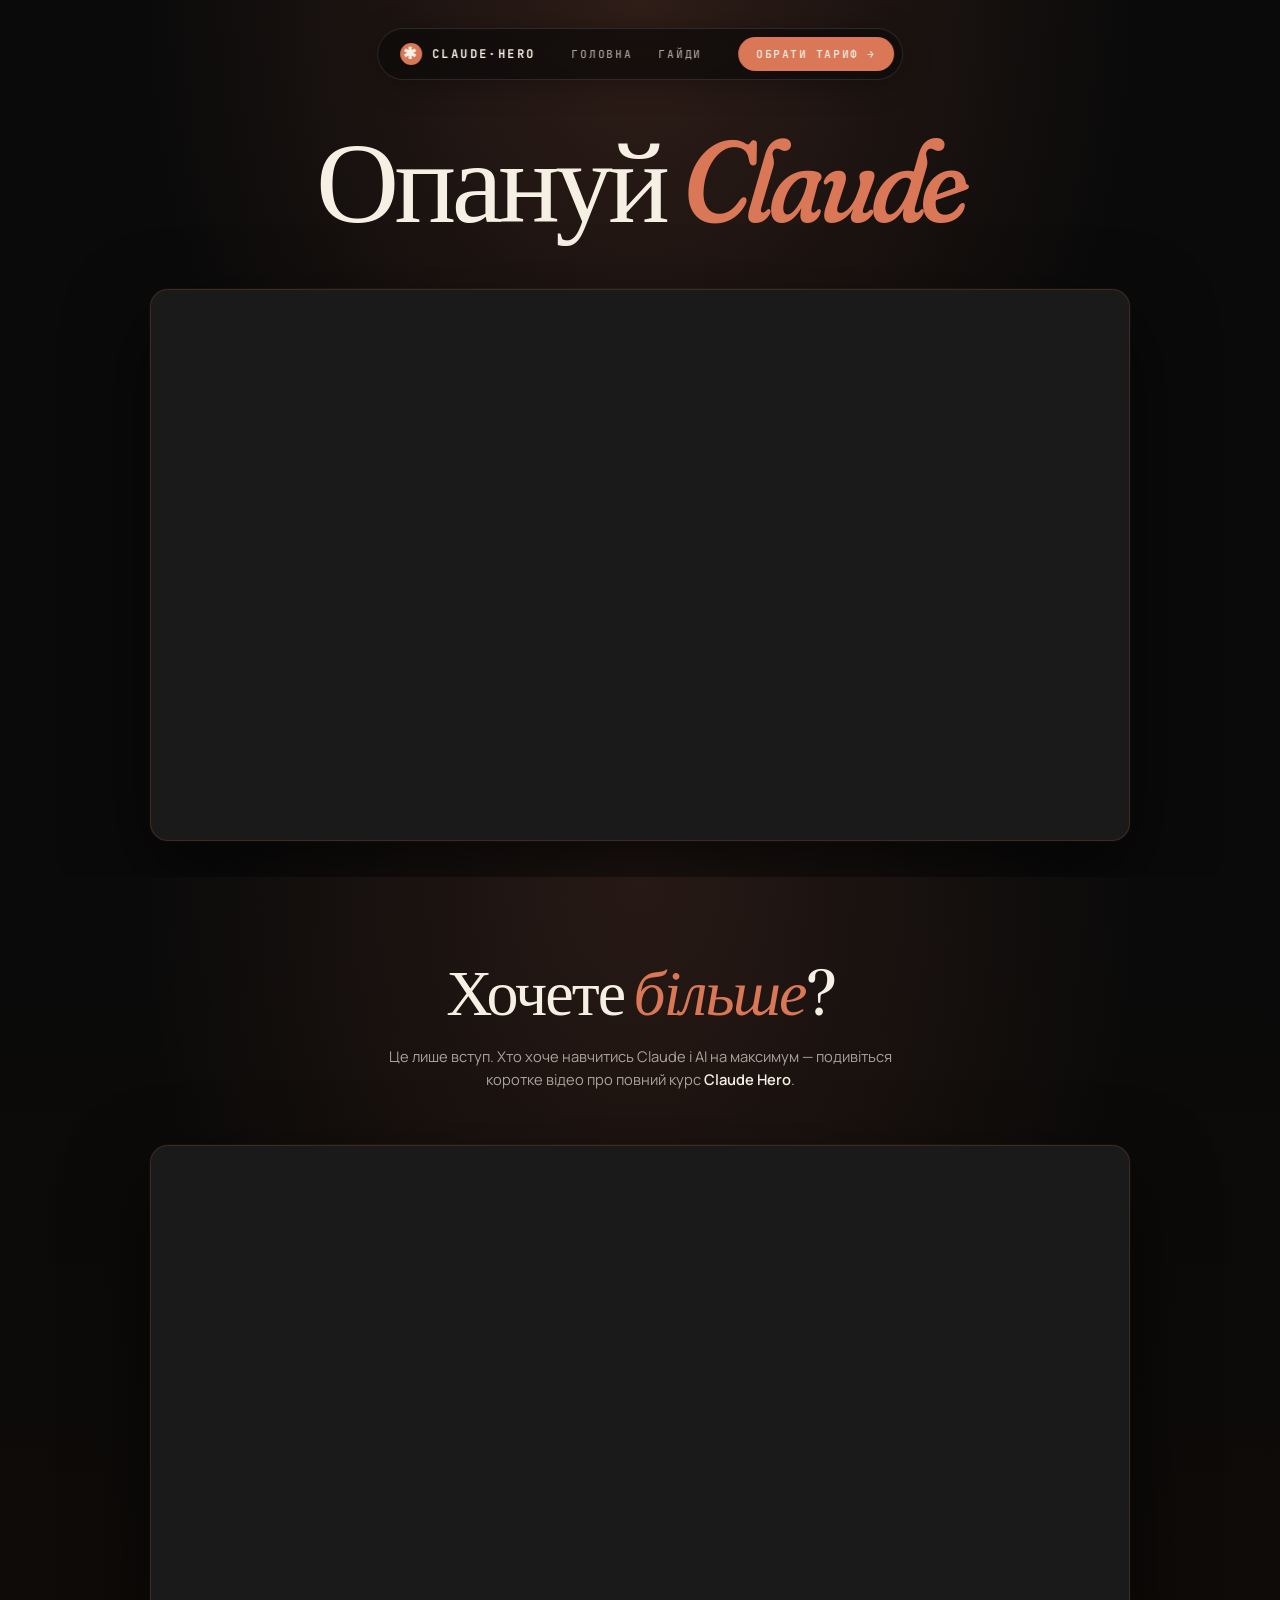
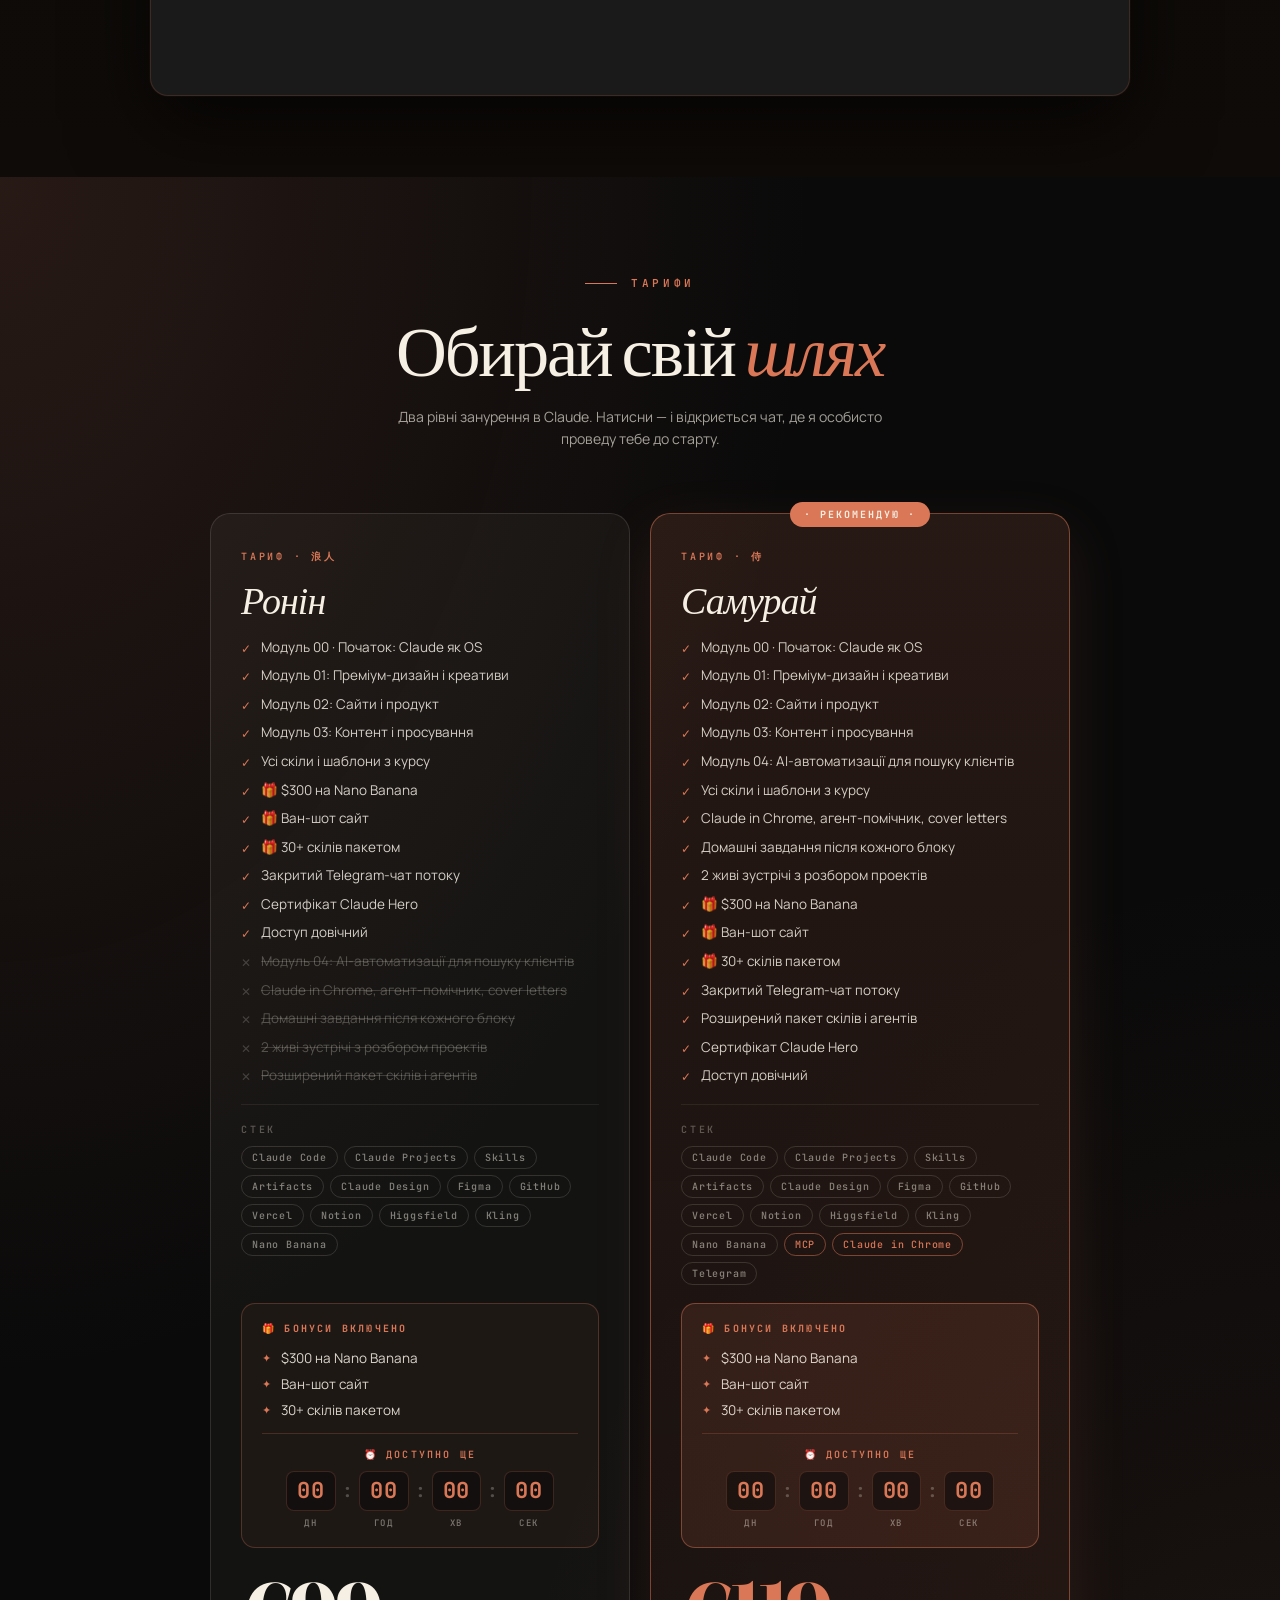
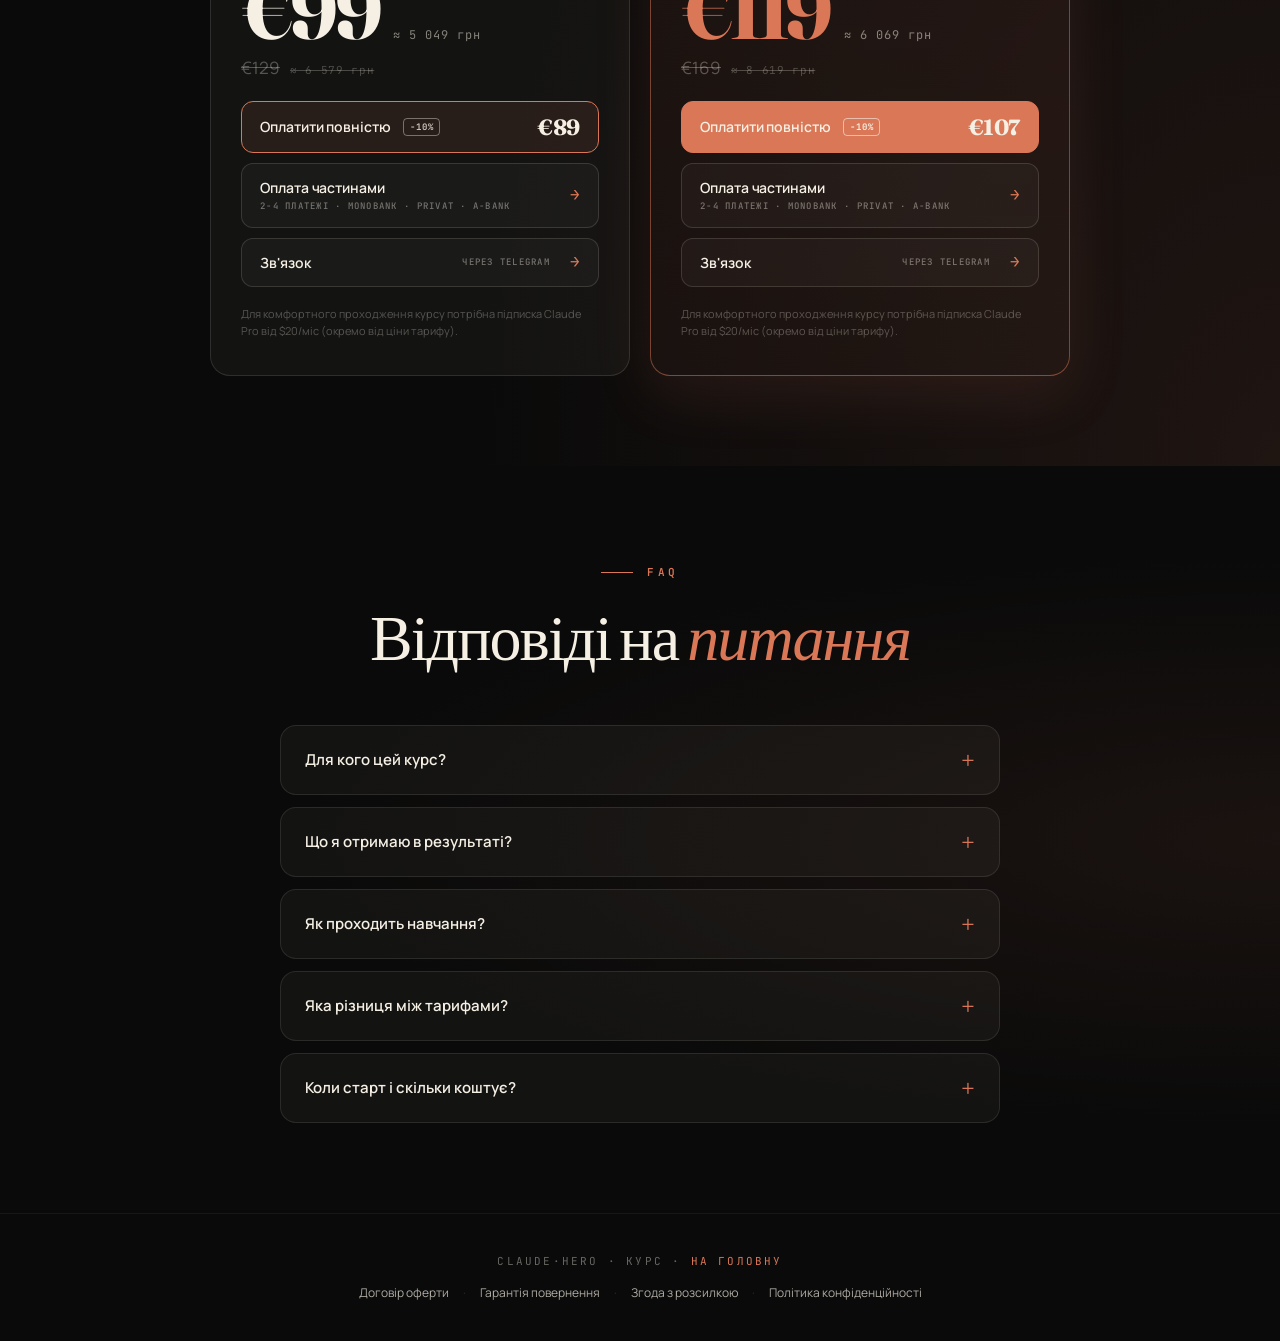
<file: intensive.html>
<!DOCTYPE html>
<html lang="uk">
<head>
<meta charset="UTF-8" />
<meta name="viewport" content="width=device-width, initial-scale=1.0, viewport-fit=cover" />
<title>Опануй Claude — Курс</title>
<meta name="description" content="Курс про Claude. Передзапис на участь." />
<link rel="preconnect" href="https://fonts.googleapis.com">
<link rel="preconnect" href="https://fonts.gstatic.com" crossorigin>
<link href="https://fonts.googleapis.com/css2?family=Fraunces:ital,opsz,wght@0,9..144,300..700;1,9..144,300..700&family=Manrope:wght@300;400;500;600;700&family=JetBrains+Mono:wght@400;500;700&display=swap" rel="stylesheet">
<style>
  * { margin: 0; padding: 0; box-sizing: border-box; }
  :root {
    --paper: #f5efe4;
    --ink: #0a0a0a;
    --ink-soft: #1a1a1a;
    --orange: #d97757;
    --orange-deep: #b85d3f;

    --font-display: 'Fraunces', 'Times New Roman', serif;
    --font-body: 'Manrope', system-ui, sans-serif;
    --font-mono: 'JetBrains Mono', 'Courier New', monospace;
  }

  html { scroll-behavior: smooth; }
  body {
    background: var(--ink);
    color: var(--paper);
    font-family: var(--font-body);
    overflow-x: hidden;
    -webkit-font-smoothing: antialiased;
    text-rendering: optimizeLegibility;
  }

  /* ===== NAV ===== */
  nav {
    position: fixed;
    top: clamp(16px, 2.5vw, 28px);
    left: 50%;
    transform: translateX(-50%);
    z-index: 100;
    display: flex;
    align-items: center;
    gap: clamp(18px, 3vw, 36px);
    padding: 8px 8px 8px 22px;
    background: rgba(10, 10, 10, 0.7);
    backdrop-filter: blur(20px) saturate(1.4);
    -webkit-backdrop-filter: blur(20px) saturate(1.4);
    border: 1px solid rgba(245, 239, 228, 0.12);
    border-radius: 100px;
    box-shadow: 0 4px 30px rgba(0, 0, 0, 0.3);
    width: max-content;
    max-width: calc(100vw - 32px);
  }
  .nav-brand {
    display: flex; align-items: center; gap: 10px;
    font-family: var(--font-mono);
    font-weight: 700; font-size: 12px;
    letter-spacing: 0.2em; text-transform: uppercase;
    color: var(--paper); text-decoration: none;
  }
  .nav-brand-mark {
    width: 22px; height: 22px;
    background: var(--orange);
    border-radius: 50%;
    flex-shrink: 0; position: relative;
  }
  .nav-brand-mark::before {
    content: '✱';
    position: absolute; inset: 0;
    color: var(--paper);
    font-size: 16px; line-height: 22px;
    text-align: center; font-weight: 900;
  }
  .nav-cta {
    background: var(--orange); color: var(--paper);
    padding: 10px 18px; border-radius: 100px;
    font-family: var(--font-mono);
    font-size: 11px; font-weight: 600;
    letter-spacing: 0.14em; text-transform: uppercase;
    text-decoration: none; transition: background 0.2s;
  }
  .nav-cta:hover { background: var(--orange-deep); }
  @media (max-width: 600px) { nav { padding: 6px 6px 6px 16px; gap: 12px; } }

  /* ===== HERO (екран 1) — заголовок + відео ===== */
  .hero {
    display: flex;
    flex-direction: column;
    align-items: center;
    justify-content: center;
    padding: clamp(110px, 14vh, 150px) clamp(20px, 5vw, 60px) clamp(28px, 4vh, 56px);
    background: radial-gradient(ellipse at 50% 0%, rgba(217, 119, 87, 0.18) 0%, transparent 55%),
                radial-gradient(ellipse at 50% 100%, rgba(217, 119, 87, 0.1) 0%, transparent 50%);
    position: relative;
  }

  .hero-title {
    font-family: var(--font-display);
    font-weight: 400;
    font-size: clamp(48px, 9vw, 128px);
    line-height: 0.95;
    letter-spacing: -0.04em;
    color: var(--paper);
    text-align: center;
    margin-bottom: clamp(36px, 6vh, 64px);
    font-variation-settings: "opsz" 144, "SOFT" 50, "WONK" 0;
    opacity: 0;
    animation: fadeInUp 1.1s 0.15s forwards cubic-bezier(0.2, 0.85, 0.2, 1);
  }
  .hero-title em {
    font-style: italic;
    color: var(--orange);
    font-weight: 500;
    font-variation-settings: "opsz" 144, "SOFT" 100, "WONK" 1;
  }

  .video-frame {
    width: 100%;
    max-width: 980px;
    aspect-ratio: 16 / 9;
    border-radius: 18px;
    overflow: hidden;
    background: var(--ink-soft);
    border: 1px solid rgba(217, 119, 87, 0.18);
    box-shadow: 0 30px 80px rgba(0, 0, 0, 0.6),
                0 0 0 1px rgba(217, 119, 87, 0.06);
    position: relative;
    opacity: 0;
    animation: fadeInUp 1.1s 0.45s forwards cubic-bezier(0.2, 0.85, 0.2, 1);
  }
  .video-frame iframe {
    position: absolute; inset: 0;
    width: 100%; height: 100%;
    border: 0;
  }

  @keyframes fadeInUp { from { opacity: 0; transform: translateY(20px); } to { opacity: 1; transform: translateY(0); } }

  /* ===== FORM (екран 2) ===== */
  .form-section {
    padding: clamp(40px, 6vh, 80px) clamp(20px, 5vw, 60px) clamp(60px, 10vh, 120px);
    background: linear-gradient(180deg, var(--ink) 0%, #15100c 100%);
    position: relative;
    overflow: hidden;
  }
  .form-section::before {
    content: '';
    position: absolute; inset: 0;
    background: radial-gradient(ellipse at 50% 0%, rgba(217, 119, 87, 0.18) 0%, transparent 50%);
    pointer-events: none;
  }
  .form-inner {
    max-width: 720px;
    margin: 0 auto;
    position: relative;
    z-index: 1;
    text-align: center;
  }
  .form-head { margin-bottom: clamp(32px, 5vh, 48px); }

  .section-eyebrow {
    font-family: var(--font-mono);
    font-size: 11px; font-weight: 600;
    letter-spacing: 0.32em; text-transform: uppercase;
    color: var(--orange);
    margin-bottom: 24px;
    display: inline-flex; align-items: center; gap: 14px;
  }
  .section-eyebrow::before { content: ''; width: 32px; height: 1px; background: var(--orange); }

  .form-title {
    font-family: var(--font-display);
    font-weight: 400;
    font-size: clamp(32px, 5vw, 64px);
    line-height: 1.05;
    letter-spacing: -0.03em;
    color: var(--paper);
    margin-bottom: 20px;
    font-variation-settings: "opsz" 100, "SOFT" 50;
  }
  .form-title em {
    font-style: italic;
    color: var(--orange);
    font-weight: 500;
  }
  .form-desc {
    font-family: var(--font-body);
    font-size: clamp(14px, 1.1vw, 16px);
    color: rgba(245, 239, 228, 0.65);
    line-height: 1.55;
    max-width: 520px;
    margin: 0 auto;
  }

  form { text-align: left; display: grid; gap: clamp(28px, 4vh, 40px); }

  /* Кожне питання — окрема "картка" з фоном і відступом, щоб не зливались */
  .field {
    background: rgba(245, 239, 228, 0.025);
    border: 1px solid rgba(245, 239, 228, 0.07);
    border-radius: 16px;
    padding: clamp(20px, 3vh, 28px) clamp(20px, 3vw, 28px);
    transition: border-color 0.2s;
  }
  .field:focus-within { border-color: rgba(217, 119, 87, 0.35); }

  .field > label,
  .field > .field-label {
    display: block;
    font-family: var(--font-body);
    font-size: clamp(15px, 1.2vw, 17px);
    font-weight: 600;
    letter-spacing: -0.005em;
    text-transform: none;
    color: var(--paper);
    margin-bottom: 16px;
    line-height: 1.4;
  }
  .field .req { color: var(--orange); margin-left: 2px; }
  .field-hint {
    display: block;
    font-family: var(--font-mono);
    font-size: 10px;
    font-weight: 500;
    letter-spacing: 0.2em;
    text-transform: uppercase;
    color: rgba(217, 119, 87, 0.85);
    margin-bottom: 12px;
  }
  .field input,
  .field textarea,
  .field select {
    width: 100%;
    background: rgba(245, 239, 228, 0.06);
    border: 1px solid rgba(245, 239, 228, 0.14);
    border-radius: 12px;
    padding: 16px 18px;
    color: var(--paper);
    font-family: var(--font-body);
    font-size: 16px;
    transition: all 0.2s;
    -webkit-appearance: none;
    appearance: none;
  }
  .field textarea { min-height: 120px; resize: vertical; line-height: 1.5; }
  .field input:focus,
  .field textarea:focus,
  .field select:focus {
    outline: none;
    border-color: var(--orange);
    background: rgba(245, 239, 228, 0.1);
  }
  .field input::placeholder,
  .field textarea::placeholder { color: rgba(245, 239, 228, 0.3); }

  .radio-group { display: grid; gap: 10px; }
  .radio-option {
    display: flex; align-items: center; gap: 14px;
    padding: 16px 20px;
    background: rgba(245, 239, 228, 0.05);
    border: 1px solid rgba(245, 239, 228, 0.1);
    border-radius: 12px;
    cursor: pointer;
    transition: all 0.2s;
    font-size: 15px;
    line-height: 1.4;
    color: rgba(245, 239, 228, 0.88);
  }
  .radio-option:hover {
    border-color: rgba(217, 119, 87, 0.4);
    background: rgba(245, 239, 228, 0.07);
  }
  .radio-option input[type="radio"] {
    appearance: none; -webkit-appearance: none;
    width: 18px; height: 18px;
    border: 2px solid rgba(245, 239, 228, 0.3);
    border-radius: 50%;
    margin: 0; flex-shrink: 0;
    position: relative; cursor: pointer;
  }
  .radio-option input[type="radio"]:checked { border-color: var(--orange); }
  .radio-option input[type="radio"]:checked::after {
    content: '';
    position: absolute; inset: 3px;
    background: var(--orange);
    border-radius: 50%;
  }
  .radio-option:has(input:checked) {
    border-color: var(--orange);
    background: rgba(217, 119, 87, 0.1);
  }

  .form-submit { margin-top: 16px; text-align: center; }

  .btn-primary {
    background: var(--paper);
    color: var(--ink);
    padding: 18px 32px;
    border-radius: 100px;
    font-family: var(--font-mono);
    font-size: 12px; font-weight: 700;
    letter-spacing: 0.18em; text-transform: uppercase;
    text-decoration: none;
    display: inline-flex; align-items: center; gap: 12px;
    transition: all 0.3s cubic-bezier(0.2, 0.8, 0.2, 1);
    position: relative; overflow: hidden;
    box-shadow: 0 8px 30px rgba(0, 0, 0, 0.4);
    cursor: pointer; border: none;
  }
  .btn-primary::before {
    content: ''; position: absolute; inset: 0;
    background: var(--orange);
    transform: translateX(-101%);
    transition: transform 0.4s cubic-bezier(0.2, 0.8, 0.2, 1);
  }
  .btn-primary:hover { color: var(--paper); }
  .btn-primary:hover::before { transform: translateX(0); }
  .btn-primary span { position: relative; z-index: 1; }
  .btn-primary svg { position: relative; z-index: 1; transition: transform 0.3s; }
  .btn-primary:hover svg { transform: translateX(4px); }

  .form-status {
    margin-top: 18px;
    font-family: var(--font-mono);
    font-size: 12px;
    letter-spacing: 0.1em;
    text-align: center;
    min-height: 20px;
  }
  .form-status.success { color: #6ec885; }
  .form-status.error { color: #e87a5e; }

  .success-card {
    display: none;
    background: rgba(110, 200, 133, 0.08);
    border: 1px solid rgba(110, 200, 133, 0.4);
    border-radius: 18px;
    padding: 48px 32px;
    text-align: center;
  }
  .success-card.show { display: block; }
  .success-card h3 {
    font-family: var(--font-display);
    font-size: 32px;
    font-weight: 400;
    color: var(--paper);
    margin-bottom: 12px;
    letter-spacing: -0.02em;
    font-style: italic;
  }
  .success-card p {
    font-family: var(--font-body);
    color: rgba(245, 239, 228, 0.7);
    font-size: 15px;
    line-height: 1.55;
  }

  footer {
    padding: 40px 20px;
    text-align: center;
    background: var(--ink);
    border-top: 1px solid rgba(245, 239, 228, 0.06);
    font-family: var(--font-mono);
    font-size: 11px;
    letter-spacing: 0.2em;
    text-transform: uppercase;
    color: rgba(245, 239, 228, 0.4);
  }
  footer a { color: var(--orange); text-decoration: none; }
  footer a:hover { text-decoration: underline; }
  footer .footer-nav { margin-bottom: 16px; }
  footer .footer-legal {
    display: flex;
    flex-wrap: wrap;
    justify-content: center;
    align-items: center;
    gap: 6px 14px;
    font-family: var(--font-body);
    font-size: 12px;
    font-weight: 400;
    letter-spacing: 0;
    text-transform: none;
    color: rgba(245, 239, 228, 0.5);
  }
  footer .footer-legal a { color: rgba(245, 239, 228, 0.7); }
  footer .footer-legal a:hover { color: var(--orange); }
  footer .footer-legal span { opacity: 0.3; }

  @media (max-width: 700px) {
    .btn-primary { padding: 14px 22px; font-size: 11px; }
  }

  /* ===== TARIFFS ===== */
  .tariffs-section {
    padding: clamp(60px, 10vh, 120px) clamp(20px, 5vw, 60px);
    background: var(--ink);
    position: relative;
    overflow: hidden;
  }
  .tariffs-section::before {
    content: '';
    position: absolute; inset: 0;
    background:
      radial-gradient(ellipse at 0% 0%, rgba(217, 119, 87, 0.14) 0%, transparent 45%),
      radial-gradient(ellipse at 100% 100%, rgba(217, 119, 87, 0.1) 0%, transparent 45%);
    pointer-events: none;
  }
  .tariffs-inner { max-width: 1280px; margin: 0 auto; position: relative; z-index: 1; }
  .tariffs-head { text-align: center; margin-bottom: clamp(48px, 7vh, 80px); }
  .tariffs-title {
    font-family: var(--font-display);
    font-weight: 400;
    font-size: clamp(36px, 5.5vw, 72px);
    line-height: 1.05;
    letter-spacing: -0.03em;
    color: var(--paper);
    margin-bottom: 18px;
    font-variation-settings: "opsz" 144, "SOFT" 50;
  }
  .tariffs-title em { font-style: italic; color: var(--orange); font-weight: 500; }
  .tariffs-sub {
    font-family: var(--font-body);
    font-size: clamp(14px, 1.1vw, 17px);
    color: rgba(245, 239, 228, 0.65);
    line-height: 1.55;
    max-width: 540px;
    margin: 0 auto;
  }
  .tariffs-grid {
    display: grid;
    grid-template-columns: repeat(auto-fit, minmax(280px, 1fr));
    gap: 20px;
    align-items: stretch;
  }
  .tariff-card {
    background: rgba(245, 239, 228, 0.04);
    border: 1px solid rgba(245, 239, 228, 0.12);
    border-radius: 20px;
    padding: 36px 30px;
    display: flex;
    flex-direction: column;
    gap: 18px;
    transition: all 0.3s cubic-bezier(0.2, 0.8, 0.2, 1);
    position: relative;
  }
  .tariff-card:hover {
    border-color: rgba(217, 119, 87, 0.5);
    background: rgba(245, 239, 228, 0.06);
    transform: translateY(-4px);
  }
  .tariff-card.featured {
    background: linear-gradient(180deg, rgba(217, 119, 87, 0.14) 0%, rgba(217, 119, 87, 0.05) 100%);
    border-color: rgba(217, 119, 87, 0.5);
    box-shadow: 0 20px 60px rgba(217, 119, 87, 0.12);
  }
  .tariff-badge {
    position: absolute;
    top: -12px; left: 50%;
    transform: translateX(-50%);
    background: var(--orange);
    color: var(--paper);
    font-family: var(--font-mono);
    font-size: 10px;
    font-weight: 700;
    letter-spacing: 0.2em;
    text-transform: uppercase;
    padding: 6px 14px;
    border-radius: 100px;
    white-space: nowrap;
  }
  .tariff-eyebrow {
    font-family: var(--font-mono);
    font-size: 10px;
    font-weight: 600;
    letter-spacing: 0.28em;
    text-transform: uppercase;
    color: var(--orange);
  }
  .tariff-name {
    font-family: var(--font-display);
    font-weight: 500;
    font-size: clamp(28px, 3.2vw, 38px);
    line-height: 1;
    letter-spacing: -0.025em;
    color: var(--paper);
    font-style: italic;
  }
  .tariff-price {
    font-family: var(--font-display);
    font-weight: 400;
    font-size: clamp(20px, 2vw, 24px);
    color: rgba(245, 239, 228, 0.78);
    letter-spacing: -0.01em;
  }
  .tariff-desc {
    font-family: var(--font-body);
    font-size: 14px;
    color: rgba(245, 239, 228, 0.6);
    line-height: 1.5;
    flex-grow: 1;
  }
  .tariff-cta {
    display: inline-flex;
    align-items: center;
    justify-content: center;
    gap: 10px;
    background: var(--paper);
    color: var(--ink);
    padding: 14px 22px;
    border-radius: 100px;
    font-family: var(--font-mono);
    font-size: 11px;
    font-weight: 700;
    letter-spacing: 0.18em;
    text-transform: uppercase;
    text-decoration: none;
    margin-top: 8px;
    transition: all 0.2s;
    position: relative;
    overflow: hidden;
  }
  .tariff-cta::before {
    content: '';
    position: absolute; inset: 0;
    background: var(--orange);
    transform: translateX(-101%);
    transition: transform 0.35s cubic-bezier(0.2, 0.8, 0.2, 1);
  }
  .tariff-cta:hover { color: var(--paper); }
  .tariff-cta:hover::before { transform: translateX(0); }
  .tariff-cta span { position: relative; z-index: 1; }
  .tariff-cta svg { position: relative; z-index: 1; transition: transform 0.3s; }
  .tariff-cta:hover svg { transform: translateX(4px); }
  .tariff-card.featured .tariff-cta { background: var(--orange); color: var(--paper); }
  .tariff-card.featured .tariff-cta::before { background: var(--paper); }
  .tariff-card.featured .tariff-cta:hover { color: var(--ink); }

  /* enhanced tariff card content */
  .tariffs-grid { grid-template-columns: repeat(2, 1fr); max-width: 860px; margin: 0 auto; }
  @media (max-width: 700px) { .tariffs-grid { grid-template-columns: 1fr; } }

  .tariff-price-row { display: flex; align-items: baseline; gap: 14px; flex-wrap: wrap; }
  .tariff-price-main {
    font-family: var(--font-display);
    font-weight: 700;
    font-size: clamp(52px, 7vw, 80px);
    line-height: 1;
    letter-spacing: -0.04em;
    color: var(--paper);
    font-variation-settings: "opsz" 144;
  }
  .tariff-card.featured .tariff-price-main { color: var(--orange); }
  .tariff-price-old {
    font-family: var(--font-body);
    font-size: 17px;
    color: rgba(245, 239, 228, 0.3);
    text-decoration: line-through;
  }
  .tariff-price-uah {
    font-family: var(--font-mono);
    font-size: 11px;
    letter-spacing: 0.08em;
    color: rgba(245, 239, 228, 0.38);
    margin-top: 4px;
  }
  .tariff-features { list-style: none; padding: 0; margin: 0; display: grid; gap: 9px; }
  .tariff-features li {
    display: flex; gap: 10px;
    font-family: var(--font-body);
    font-size: 13.5px; line-height: 1.45;
    align-items: flex-start;
  }
  .tariff-features li::before { flex-shrink: 0; font-size: 12px; margin-top: 2px; }
  .tariff-features li.inc { color: rgba(245, 239, 228, 0.85); }
  .tariff-features li.inc::before { content: '✓'; color: var(--orange); font-weight: 700; }
  .tariff-card.featured .tariff-features li.inc::before { color: var(--orange); }
  .tariff-features li.exc { color: rgba(245, 239, 228, 0.28); }
  .tariff-features li.exc::before { content: '✕'; color: rgba(245, 239, 228, 0.2); }
  .tariff-features li.exc span { text-decoration: line-through; text-decoration-color: rgba(245, 239, 228, 0.18); }
  .tariff-divider { height: 1px; background: rgba(245, 239, 228, 0.07); }
  .tariff-stack-label {
    font-family: var(--font-mono);
    font-size: 10px; font-weight: 600;
    letter-spacing: 0.28em; text-transform: uppercase;
    color: rgba(245, 239, 228, 0.3);
    margin-bottom: 10px;
  }
  .tariff-stack-tags { display: flex; flex-wrap: wrap; gap: 6px; }
  .tariff-tag {
    font-family: var(--font-mono);
    font-size: 10px; font-weight: 500;
    letter-spacing: 0.08em;
    padding: 4px 10px;
    border: 1px solid rgba(245, 239, 228, 0.14);
    border-radius: 100px;
    color: rgba(245, 239, 228, 0.5);
  }
  .tariff-tag.tag-hi { border-color: rgba(217, 119, 87, 0.5); color: var(--orange); }
  .tariff-note {
    font-family: var(--font-body);
    font-size: 11px;
    color: rgba(245, 239, 228, 0.3);
    line-height: 1.55;
  }

  /* ===== PROMO (більше, ніж урок) ===== */
  .promo-section {
    padding: clamp(60px, 9vh, 110px) clamp(20px, 5vw, 60px);
    background: linear-gradient(180deg, var(--ink) 0%, #0f0b08 100%);
    position: relative; overflow: hidden;
  }
  .promo-section::before {
    content: '';
    position: absolute; inset: 0;
    background: radial-gradient(ellipse at 50% 0%, rgba(217, 119, 87, 0.14) 0%, transparent 55%);
    pointer-events: none;
  }
  .promo-inner {
    max-width: 980px;
    margin: 0 auto;
    position: relative; z-index: 1;
    text-align: center;
  }
  .promo-eyebrow-wrap { margin-bottom: 24px; }
  .promo-title {
    font-family: var(--font-display);
    font-weight: 400;
    font-size: clamp(32px, 5vw, 64px);
    line-height: 1.05;
    letter-spacing: -0.03em;
    color: var(--paper);
    margin-bottom: 20px;
    font-variation-settings: "opsz" 100, "SOFT" 50;
  }
  .promo-title em { font-style: italic; color: var(--orange); font-weight: 500; }
  .promo-desc {
    font-family: var(--font-body);
    font-size: clamp(14px, 1.15vw, 17px);
    color: rgba(245, 239, 228, 0.65);
    line-height: 1.55;
    max-width: 540px;
    margin: 0 auto clamp(40px, 6vh, 64px);
  }
  .promo-desc strong { color: var(--paper); font-weight: 600; }

  /* ===== FAQ ===== */
  .faq-section {
    padding: clamp(60px, 10vh, 120px) clamp(20px, 5vw, 60px);
    background: var(--ink);
    position: relative;
  }
  .faq-section::before {
    content: '';
    position: absolute; inset: 0;
    background: radial-gradient(ellipse at 100% 50%, rgba(217, 119, 87, 0.08) 0%, transparent 55%);
    pointer-events: none;
  }
  .faq-inner { max-width: 720px; margin: 0 auto; position: relative; z-index: 1; }
  .faq-head { text-align: center; margin-bottom: clamp(40px, 6vh, 64px); }
  .faq-title {
    font-family: var(--font-display);
    font-weight: 400;
    font-size: clamp(36px, 5vw, 64px);
    line-height: 1.05;
    letter-spacing: -0.03em;
    color: var(--paper);
    margin-bottom: 16px;
    font-variation-settings: "opsz" 100, "SOFT" 50;
  }
  .faq-title em { font-style: italic; color: var(--orange); font-weight: 500; }
  .faq-list { display: grid; gap: 12px; }
  .faq-item {
    background: rgba(245, 239, 228, 0.04);
    border: 1px solid rgba(245, 239, 228, 0.1);
    border-radius: 16px;
    overflow: hidden;
    transition: border-color 0.2s;
  }
  .faq-item[open] { border-color: rgba(217, 119, 87, 0.4); }
  .faq-item summary {
    padding: 22px 24px;
    font-family: var(--font-body);
    font-size: clamp(15px, 1.15vw, 17px);
    font-weight: 600;
    color: var(--paper);
    cursor: pointer;
    list-style: none;
    display: flex;
    justify-content: space-between;
    align-items: center;
    gap: 16px;
    user-select: none;
  }
  .faq-item summary::-webkit-details-marker { display: none; }
  .faq-item summary::after {
    content: '+';
    font-size: 24px;
    font-weight: 300;
    color: var(--orange);
    flex-shrink: 0;
    transition: transform 0.25s;
    line-height: 1;
  }
  .faq-item[open] summary::after { transform: rotate(45deg); }
  .faq-item p {
    padding: 0 24px 22px;
    font-family: var(--font-body);
    font-size: 15px;
    color: rgba(245, 239, 228, 0.65);
    line-height: 1.6;
    border-top: 1px solid rgba(245, 239, 228, 0.06);
    margin-top: 0;
    padding-top: 18px;
  }

  /* ===== BONUS BOX + COUNTDOWN ===== */
  .bonus-box {
    background: rgba(217, 119, 87, 0.06);
    border: 1px solid rgba(217, 119, 87, 0.28);
    border-radius: 14px;
    padding: 18px 20px;
    display: grid;
    gap: 14px;
    margin-top: auto;
  }
  .tariff-card.featured .bonus-box {
    background: rgba(217, 119, 87, 0.12);
    border-color: rgba(217, 119, 87, 0.45);
  }
  .bonus-label {
    font-family: var(--font-mono);
    font-size: 10px; font-weight: 700;
    letter-spacing: 0.22em; text-transform: uppercase;
    color: var(--orange);
    display: flex; align-items: center; gap: 8px;
  }
  .bonus-list { list-style: none; padding: 0; margin: 0; display: grid; gap: 8px; }
  .bonus-list li {
    display: flex; gap: 10px; align-items: center;
    font-family: var(--font-body);
    font-size: 13.5px; color: rgba(245, 239, 228, 0.88);
  }
  .bonus-list li::before {
    content: '✦'; color: var(--orange); font-size: 11px; flex-shrink: 0;
  }
  .bonus-divider { height: 1px; background: rgba(217, 119, 87, 0.22); }

  .countdown-label {
    font-family: var(--font-mono);
    font-size: 10px; font-weight: 600;
    letter-spacing: 0.22em; text-transform: uppercase;
    color: var(--orange);
    display: flex; align-items: center; justify-content: center; gap: 6px;
    margin-bottom: 10px;
  }
  .countdown-cells {
    display: flex; justify-content: center; align-items: flex-start; gap: 6px;
  }
  .cd-cell { display: flex; flex-direction: column; align-items: center; gap: 6px; }
  .cd-num {
    font-family: var(--font-mono);
    font-size: 22px; font-weight: 700;
    color: var(--orange);
    background: rgba(10, 10, 10, 0.55);
    border: 1px solid rgba(217, 119, 87, 0.22);
    border-radius: 8px;
    padding: 8px 10px;
    min-width: 48px;
    text-align: center;
    line-height: 1;
    letter-spacing: 0.04em;
  }
  .cd-unit {
    font-family: var(--font-mono);
    font-size: 9px; font-weight: 600;
    letter-spacing: 0.18em; text-transform: uppercase;
    color: rgba(245, 239, 228, 0.42);
  }
  .cd-sep {
    font-family: var(--font-mono);
    font-size: 18px; font-weight: 700;
    color: rgba(245, 239, 228, 0.25);
    padding-top: 8px;
  }

  /* ===== PRICE BLOCK (bottom) ===== */
  .tariff-price-block { display: grid; gap: 6px; padding: 4px 0; }
  .tariff-price-uah-current {
    font-family: var(--font-mono);
    font-size: 12px;
    letter-spacing: 0.08em;
    color: rgba(245, 239, 228, 0.5);
  }
  .tariff-price-old-row { display: flex; align-items: baseline; gap: 10px; flex-wrap: wrap; }
  .tariff-price-uah-old {
    font-family: var(--font-mono);
    font-size: 11px;
    letter-spacing: 0.06em;
    color: rgba(245, 239, 228, 0.25);
    text-decoration: line-through;
  }

  /* ===== CTA STACK ===== */
  .tariff-cta-stack { display: grid; gap: 10px; }
  .cta-row {
    display: flex; align-items: center; gap: 12px;
    padding: 14px 18px;
    border-radius: 12px;
    border: 1px solid rgba(245, 239, 228, 0.14);
    background: rgba(245, 239, 228, 0.03);
    color: var(--paper);
    text-decoration: none;
    font-family: var(--font-body);
    transition: all 0.2s;
  }
  .cta-row:hover {
    border-color: var(--orange);
    background: rgba(217, 119, 87, 0.08);
  }
  .cta-row .cta-title { font-size: 14px; font-weight: 600; color: var(--paper); letter-spacing: -0.005em; }
  .cta-badge {
    font-family: var(--font-mono);
    font-size: 9px; font-weight: 700;
    letter-spacing: 0.1em;
    padding: 2px 6px;
    border: 1px solid rgba(245, 239, 228, 0.4);
    border-radius: 4px;
    color: rgba(245, 239, 228, 0.8);
  }
  .cta-price {
    margin-left: auto;
    font-family: var(--font-display);
    font-weight: 700; font-size: 22px;
    letter-spacing: -0.02em;
    color: var(--paper);
    line-height: 1;
  }
  .cta-meta {
    font-family: var(--font-mono);
    font-size: 9px; font-weight: 500;
    letter-spacing: 0.14em; text-transform: uppercase;
    color: rgba(245, 239, 228, 0.42);
    line-height: 1.45;
  }
  .cta-info-vertical { display: flex; flex-direction: column; gap: 3px; flex-grow: 1; }
  .cta-arrow {
    margin-left: auto;
    font-family: var(--font-mono);
    font-size: 16px;
    color: var(--orange);
    line-height: 1;
  }
  .cta-telegram .cta-meta { margin-left: auto; }
  .cta-telegram .cta-arrow { margin-left: 8px; }

  .cta-pay {
    border-color: var(--orange);
    background: rgba(217, 119, 87, 0.1);
  }
  .tariff-card.featured .cta-pay {
    background: var(--orange);
    border-color: var(--orange);
  }
  .tariff-card.featured .cta-pay:hover {
    background: var(--orange-deep);
    border-color: var(--orange-deep);
  }
  .tariff-card.featured .cta-pay .cta-badge {
    border-color: rgba(245, 239, 228, 0.6);
    color: var(--paper);
  }
</style>
</head>
<body>

<nav>
  <a href="/" class="nav-brand">
    <span class="nav-brand-mark"></span>
    <span>Claude·Hero</span>
  </a>
  <div class="nav-links" style="display: flex; gap: clamp(14px, 2vw, 26px); font-family: var(--font-mono); font-size: 11px; letter-spacing: 0.16em; text-transform: uppercase; font-weight: 500;">
    <a href="/" style="color: var(--paper); text-decoration: none; opacity: 0.65;">Головна</a>
    <a href="/guides" style="color: var(--paper); text-decoration: none; opacity: 0.65;">Гайди</a>
  </div>
  <a href="#tarify" class="nav-cta">Обрати тариф →</a>
</nav>

<section class="hero">
  <h1 class="hero-title">Опануй <em>Claude</em></h1>
  <div class="video-frame">
    <iframe
      src="https://player.vimeo.com/video/1189816777?h=623264a101&amp;badge=0&amp;autopause=0&amp;player_id=0&amp;app_id=58479"
      frameborder="0"
      allow="autoplay; fullscreen; picture-in-picture; clipboard-write; encrypted-media; web-share"
      referrerpolicy="strict-origin-when-cross-origin"
      title="Claude Intensive"
      allowfullscreen></iframe>
  </div>
</section>

<section class="promo-section">
  <div class="promo-inner">
    <h2 class="promo-title">Хочете <em>більше</em>?</h2>
    <p class="promo-desc">
      Це лише вступ. Хто хоче навчитись Claude і AI на максимум — подивіться коротке відео про повний курс <strong>Claude Hero</strong>.
    </p>
    <div class="video-frame">
      <iframe
        src="https://player.vimeo.com/video/1193306659?h=09a152585a&amp;badge=0&amp;autopause=0&amp;player_id=0&amp;app_id=58479"
        frameborder="0"
        allow="autoplay; fullscreen; picture-in-picture; clipboard-write; encrypted-media; web-share"
        referrerpolicy="strict-origin-when-cross-origin"
        title="Claude Hero — повний курс"
        allowfullscreen></iframe>
    </div>
  </div>
</section>

<section class="tariffs-section" id="tarify">
  <div class="tariffs-inner">
    <div class="tariffs-head">
      <div class="section-eyebrow"><span>Тарифи</span></div>
      <h2 class="tariffs-title">Обирай свій <em>шлях</em></h2>
      <p class="tariffs-sub">Два рівні занурення в Claude. Натисни — і відкриється чат, де я особисто проведу тебе до старту.</p>
    </div>

    <div class="tariffs-grid">

      <!-- РОНІН -->
      <article class="tariff-card">
        <div class="tariff-eyebrow">Тариф · 浪人</div>
        <h3 class="tariff-name">Ронін</h3>

        <ul class="tariff-features">
          <li class="inc"><span>Модуль 00 · Початок: Claude як OS</span></li>
          <li class="inc"><span>Модуль 01: Преміум-дизайн і креативи</span></li>
          <li class="inc"><span>Модуль 02: Сайти і продукт</span></li>
          <li class="inc"><span>Модуль 03: Контент і просування</span></li>
          <li class="inc"><span>Усі скіли і шаблони з курсу</span></li>
          <li class="inc"><span>🎁 $300 на Nano Banana</span></li>
          <li class="inc"><span>🎁 Ван-шот сайт</span></li>
          <li class="inc"><span>🎁 30+ скілів пакетом</span></li>
          <li class="inc"><span>Закритий Telegram-чат потоку</span></li>
          <li class="inc"><span>Сертифікат Claude Hero</span></li>
          <li class="inc"><span>Доступ довічний</span></li>
          <li class="exc"><span>Модуль 04: AI-автоматизації для пошуку клієнтів</span></li>
          <li class="exc"><span>Claude in Chrome, агент-помічник, cover letters</span></li>
          <li class="exc"><span>Домашні завдання після кожного блоку</span></li>
          <li class="exc"><span>2 живі зустрічі з розбором проектів</span></li>
          <li class="exc"><span>Розширений пакет скілів і агентів</span></li>
        </ul>

        <div class="tariff-divider"></div>

        <div>
          <div class="tariff-stack-label">Стек</div>
          <div class="tariff-stack-tags">
            <span class="tariff-tag">Claude Code</span>
            <span class="tariff-tag">Claude Projects</span>
            <span class="tariff-tag">Skills</span>
            <span class="tariff-tag">Artifacts</span>
            <span class="tariff-tag">Claude Design</span>
            <span class="tariff-tag">Figma</span>
            <span class="tariff-tag">GitHub</span>
            <span class="tariff-tag">Vercel</span>
            <span class="tariff-tag">Notion</span>
            <span class="tariff-tag">Higgsfield</span>
            <span class="tariff-tag">Kling</span>
            <span class="tariff-tag">Nano Banana</span>
          </div>
        </div>

        <div class="bonus-box">
          <div class="bonus-label">🎁 Бонуси включено</div>
          <ul class="bonus-list">
            <li>$300 на Nano Banana</li>
            <li>Ван-шот сайт</li>
            <li>30+ скілів пакетом</li>
          </ul>
          <div class="bonus-divider"></div>
          <div class="countdown">
            <div class="countdown-label">⏰ Доступно ще</div>
            <div class="countdown-cells">
              <div class="cd-cell"><span class="cd-num" data-cd="d">00</span><span class="cd-unit">дн</span></div>
              <span class="cd-sep">:</span>
              <div class="cd-cell"><span class="cd-num" data-cd="h">00</span><span class="cd-unit">год</span></div>
              <span class="cd-sep">:</span>
              <div class="cd-cell"><span class="cd-num" data-cd="m">00</span><span class="cd-unit">хв</span></div>
              <span class="cd-sep">:</span>
              <div class="cd-cell"><span class="cd-num" data-cd="s">00</span><span class="cd-unit">сек</span></div>
            </div>
          </div>
        </div>

        <div class="tariff-price-block">
          <div class="tariff-price-row">
            <span class="tariff-price-main">€99</span>
            <span class="tariff-price-uah-current">≈ 5 049 грн</span>
          </div>
          <div class="tariff-price-old-row">
            <span class="tariff-price-old">€129</span>
            <span class="tariff-price-uah-old">≈ 6 579 грн</span>
          </div>
        </div>

        <div class="tariff-cta-stack">
          <a class="cta-row cta-pay" href="https://telegram.me/creo_study_ai_bot?start=6a0462b82c65bdea2d5ccd9f" target="_blank" rel="noopener">
            <span class="cta-title">Оплатити повністю</span>
            <span class="cta-badge">-10%</span>
            <span class="cta-price">€89</span>
          </a>
          <a class="cta-row cta-installments" href="https://telegram.me/creo_study_ai_bot?start=6a0462b82c65bdea2d5ccd9f" target="_blank" rel="noopener">
            <div class="cta-info-vertical">
              <span class="cta-title">Оплата частинами</span>
              <span class="cta-meta">2-4 платежі · MONOBANK · PRIVAT · A-BANK</span>
            </div>
            <span class="cta-arrow">→</span>
          </a>
          <a class="cta-row cta-telegram" href="https://telegram.me/creo_study_ai_bot?start=6a0462b82c65bdea2d5ccd9f" target="_blank" rel="noopener">
            <span class="cta-title">Зв'язок</span>
            <span class="cta-meta">через Telegram</span>
            <span class="cta-arrow">→</span>
          </a>
        </div>

        <p class="tariff-note">Для комфортного проходження курсу потрібна підписка Claude Pro від $20/міс (окремо від ціни тарифу).</p>
      </article>

      <!-- САМУРАЙ (featured) -->
      <article class="tariff-card featured">
        <div class="tariff-badge">· Рекомендую ·</div>
        <div class="tariff-eyebrow">Тариф · 侍</div>
        <h3 class="tariff-name">Самурай</h3>

        <ul class="tariff-features">
          <li class="inc"><span>Модуль 00 · Початок: Claude як OS</span></li>
          <li class="inc"><span>Модуль 01: Преміум-дизайн і креативи</span></li>
          <li class="inc"><span>Модуль 02: Сайти і продукт</span></li>
          <li class="inc"><span>Модуль 03: Контент і просування</span></li>
          <li class="inc"><span>Модуль 04: AI-автоматизації для пошуку клієнтів</span></li>
          <li class="inc"><span>Усі скіли і шаблони з курсу</span></li>
          <li class="inc"><span>Claude in Chrome, агент-помічник, cover letters</span></li>
          <li class="inc"><span>Домашні завдання після кожного блоку</span></li>
          <li class="inc"><span>2 живі зустрічі з розбором проектів</span></li>
          <li class="inc"><span>🎁 $300 на Nano Banana</span></li>
          <li class="inc"><span>🎁 Ван-шот сайт</span></li>
          <li class="inc"><span>🎁 30+ скілів пакетом</span></li>
          <li class="inc"><span>Закритий Telegram-чат потоку</span></li>
          <li class="inc"><span>Розширений пакет скілів і агентів</span></li>
          <li class="inc"><span>Сертифікат Claude Hero</span></li>
          <li class="inc"><span>Доступ довічний</span></li>
        </ul>

        <div class="tariff-divider"></div>

        <div>
          <div class="tariff-stack-label">Стек</div>
          <div class="tariff-stack-tags">
            <span class="tariff-tag">Claude Code</span>
            <span class="tariff-tag">Claude Projects</span>
            <span class="tariff-tag">Skills</span>
            <span class="tariff-tag">Artifacts</span>
            <span class="tariff-tag">Claude Design</span>
            <span class="tariff-tag">Figma</span>
            <span class="tariff-tag">GitHub</span>
            <span class="tariff-tag">Vercel</span>
            <span class="tariff-tag">Notion</span>
            <span class="tariff-tag">Higgsfield</span>
            <span class="tariff-tag">Kling</span>
            <span class="tariff-tag">Nano Banana</span>
            <span class="tariff-tag tag-hi">MCP</span>
            <span class="tariff-tag tag-hi">Claude in Chrome</span>
            <span class="tariff-tag">Telegram</span>
          </div>
        </div>

        <div class="bonus-box">
          <div class="bonus-label">🎁 Бонуси включено</div>
          <ul class="bonus-list">
            <li>$300 на Nano Banana</li>
            <li>Ван-шот сайт</li>
            <li>30+ скілів пакетом</li>
          </ul>
          <div class="bonus-divider"></div>
          <div class="countdown">
            <div class="countdown-label">⏰ Доступно ще</div>
            <div class="countdown-cells">
              <div class="cd-cell"><span class="cd-num" data-cd="d">00</span><span class="cd-unit">дн</span></div>
              <span class="cd-sep">:</span>
              <div class="cd-cell"><span class="cd-num" data-cd="h">00</span><span class="cd-unit">год</span></div>
              <span class="cd-sep">:</span>
              <div class="cd-cell"><span class="cd-num" data-cd="m">00</span><span class="cd-unit">хв</span></div>
              <span class="cd-sep">:</span>
              <div class="cd-cell"><span class="cd-num" data-cd="s">00</span><span class="cd-unit">сек</span></div>
            </div>
          </div>
        </div>

        <div class="tariff-price-block">
          <div class="tariff-price-row">
            <span class="tariff-price-main">€119</span>
            <span class="tariff-price-uah-current">≈ 6 069 грн</span>
          </div>
          <div class="tariff-price-old-row">
            <span class="tariff-price-old">€169</span>
            <span class="tariff-price-uah-old">≈ 8 619 грн</span>
          </div>
        </div>

        <div class="tariff-cta-stack">
          <a class="cta-row cta-pay" href="https://telegram.me/creo_study_ai_bot?start=6a0462b82c65bdea2d5ccd9f" target="_blank" rel="noopener">
            <span class="cta-title">Оплатити повністю</span>
            <span class="cta-badge">-10%</span>
            <span class="cta-price">€107</span>
          </a>
          <a class="cta-row cta-installments" href="https://telegram.me/creo_study_ai_bot?start=6a0462b82c65bdea2d5ccd9f" target="_blank" rel="noopener">
            <div class="cta-info-vertical">
              <span class="cta-title">Оплата частинами</span>
              <span class="cta-meta">2-4 платежі · MONOBANK · PRIVAT · A-BANK</span>
            </div>
            <span class="cta-arrow">→</span>
          </a>
          <a class="cta-row cta-telegram" href="https://telegram.me/creo_study_ai_bot?start=6a0462b82c65bdea2d5ccd9f" target="_blank" rel="noopener">
            <span class="cta-title">Зв'язок</span>
            <span class="cta-meta">через Telegram</span>
            <span class="cta-arrow">→</span>
          </a>
        </div>

        <p class="tariff-note">Для комфортного проходження курсу потрібна підписка Claude Pro від $20/міс (окремо від ціни тарифу).</p>
      </article>

    </div>
  </div>
</section>

<section class="faq-section">
  <div class="faq-inner">
    <div class="faq-head">
      <div class="section-eyebrow" style="justify-content: center;"><span>FAQ</span></div>
      <h2 class="faq-title">Відповіді на <em>питання</em></h2>
    </div>
    <div class="faq-list">
      <details class="faq-item">
        <summary>Для кого цей курс?</summary>
        <p>Для фрілансерів, підприємців, маркетологів, менеджерів — всіх, хто хоче ефективно використовувати Claude і AI у своїй роботі. Досвід із AI не потрібен.</p>
      </details>
      <details class="faq-item">
        <summary>Що я отримаю в результаті?</summary>
        <p>Практичні навички роботи з Claude: від базових промптів до налаштування агентів, MCP-серверів і скілів. Зможете автоматизувати рутину і запустити власні AI-інструменти.</p>
      </details>
      <details class="faq-item">
        <summary>Як проходить навчання?</summary>
        <p>Відеоуроки + живі сесії з куратором. Матеріали залишаються — можна повертатись у будь-який час і проходити у зручному темпі.</p>
      </details>
      <details class="faq-item">
        <summary>Яка різниця між тарифами?</summary>
        <p>Ронін — базовий старт у Claude без помилок новачка. Самурай — повне занурення під ваше ремесло. Майстер — персональний супровід і глибока кастомізація під ваш бізнес.</p>
      </details>
      <details class="faq-item">
        <summary>Коли старт і скільки коштує?</summary>
        <p>Набір відкритий. Натисніть на тариф — я особисто напишу деталі і ціну в Telegram. Або залиште заявку нижче, і я вийду на зв'язок.</p>
      </details>
    </div>
  </div>
</section>

<footer>
  <div class="footer-nav">Claude·Hero · Курс · <a href="/">На головну</a></div>
  <div class="footer-legal">
    <a href="https://www.creo.ua/oferta" target="_blank" rel="noopener noreferrer">Договір оферти</a>
    <span>·</span>
    <a href="https://www.creo.ua/guarantee" target="_blank" rel="noopener noreferrer">Гарантія повернення</a>
    <span>·</span>
    <a href="https://my.creo.ua/documents/consent-to-the-mailing.pdf" target="_blank" rel="noopener noreferrer">Згода з розсилкою</a>
    <span>·</span>
    <a href="https://www.creo.ua/policy" target="_blank" rel="noopener noreferrer">Політика конфіденційності</a>
  </div>
</footer>

<script>(function(){var end=new Date('2026-07-03T23:59:59+03:00').getTime();function p(n){return n<10?'0'+n:''+n;}function tick(){var diff=end-Date.now();if(diff<0)diff=0;var s=Math.floor(diff/1000),d=Math.floor(s/86400);s%=86400;var h=Math.floor(s/3600);s%=3600;var m=Math.floor(s/60);s%=60;var vals={d:p(d),h:p(h),m:p(m),s:p(s)};document.querySelectorAll('[data-cd]').forEach(function(el){var k=el.getAttribute('data-cd');if(vals[k]!==undefined)el.textContent=vals[k];});}tick();setInterval(tick,1000);})();</script>

</body>
</html>
</file>
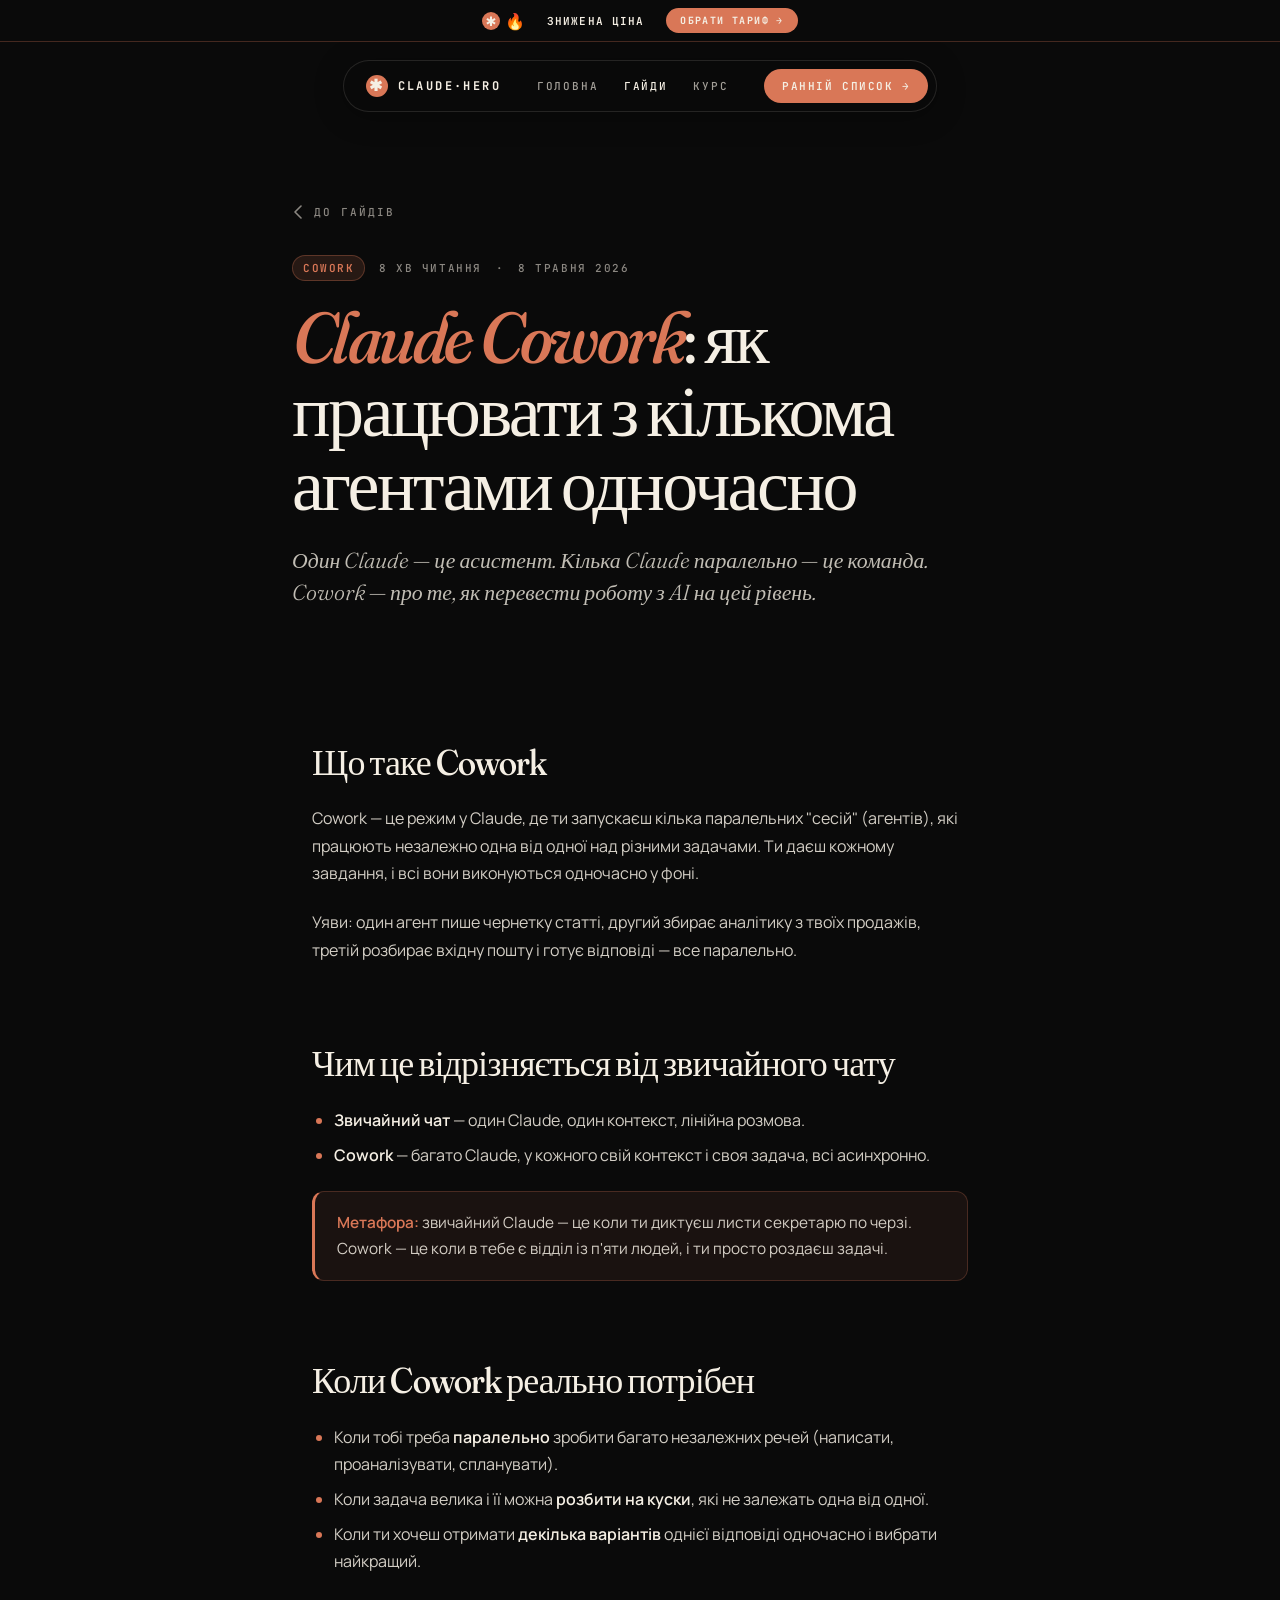
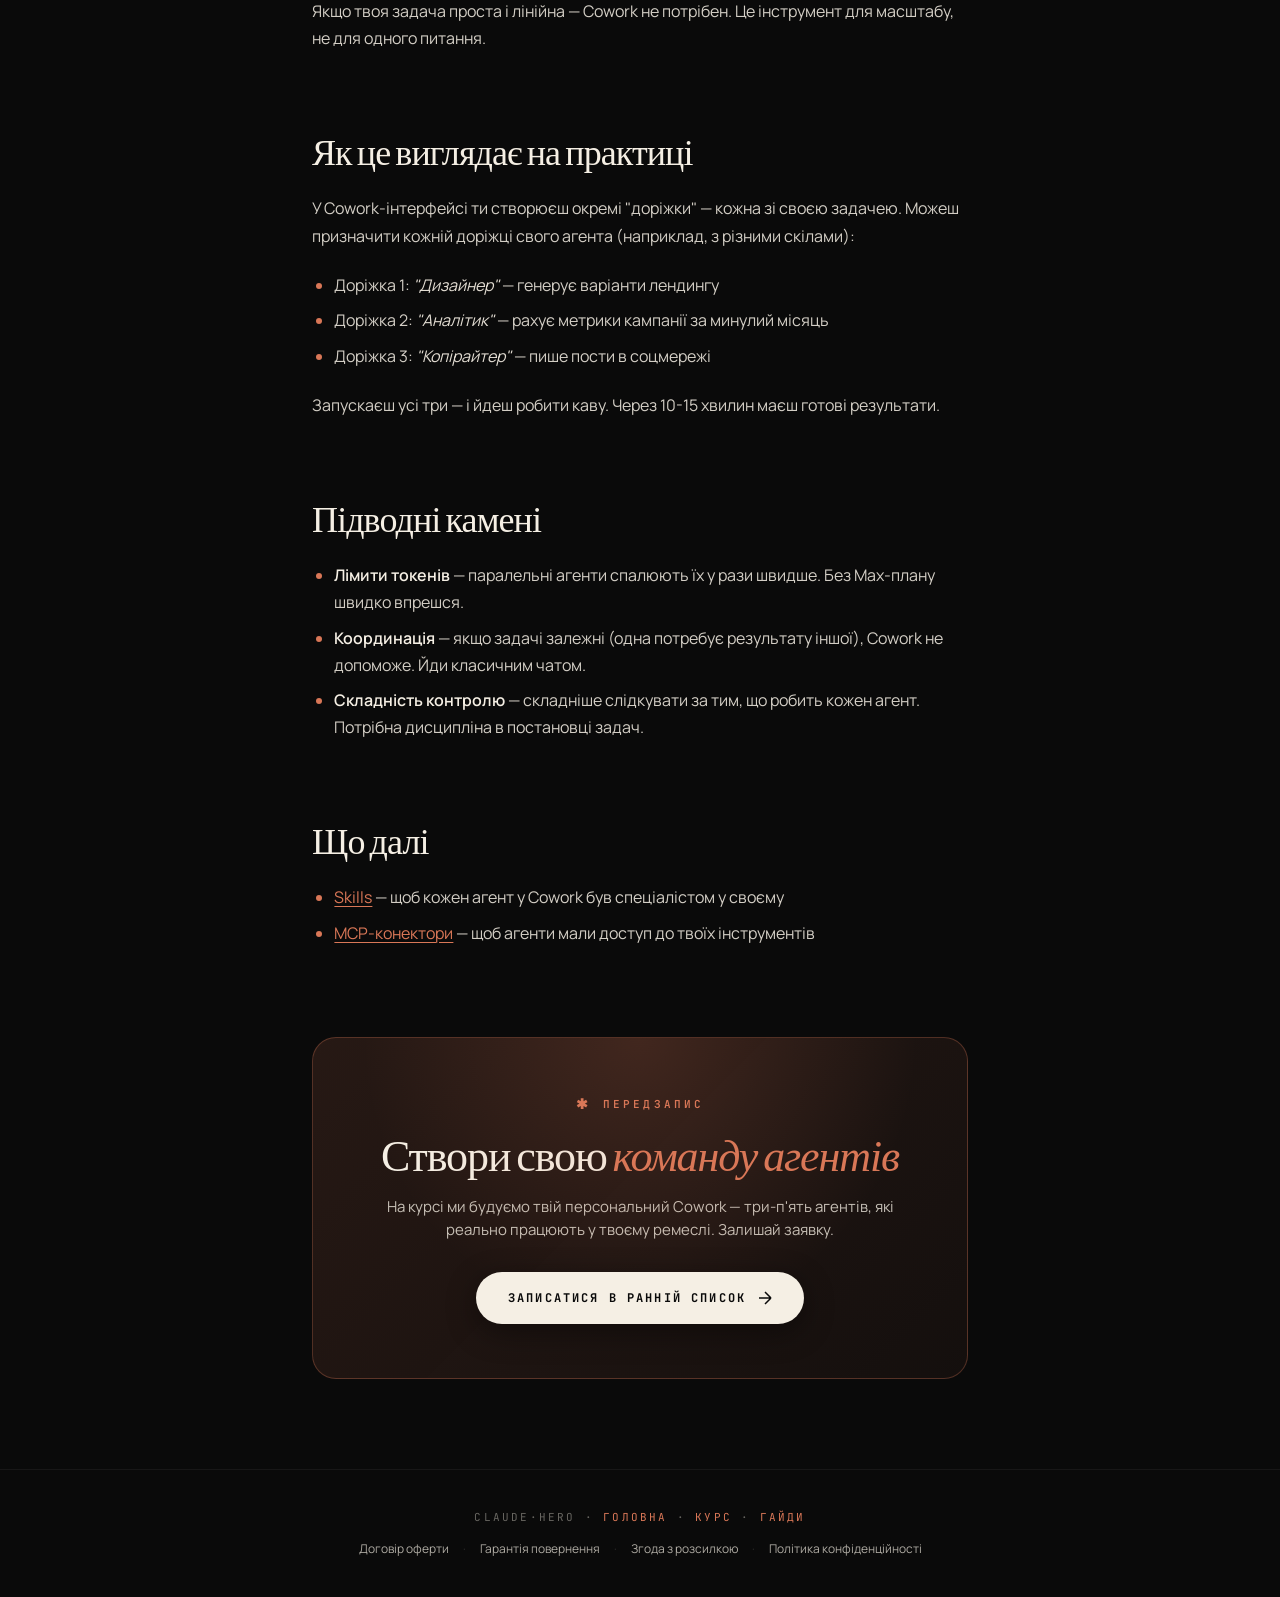
<file: guides/cowork.html>
<!DOCTYPE html>
<html lang="uk">
<head>
<meta charset="UTF-8" />
<meta name="viewport" content="width=device-width, initial-scale=1.0, viewport-fit=cover" />
<title>Claude Cowork — кілька агентів одночасно | Claude Hero</title>
<meta name="description" content="Cowork — це формат, де у тебе декілька паралельних сесій Claude, які виконують різні задачі. Як організувати робочий день навколо цього." />
<link rel="canonical" href="https://claude-hero.creo.ua/guides/cowork" />
<meta property="og:type" content="article" />
<meta property="og:title" content="Claude Cowork — кілька агентів одночасно" />
<meta property="og:description" content="Як працювати з кількома Claude паралельно і не загубитися." />
<meta property="og:url" content="https://claude-hero.creo.ua/guides/cowork" />
<meta property="og:locale" content="uk_UA" />
<script type="application/ld+json">
{"@context":"https://schema.org","@type":"Article","headline":"Claude Cowork — кілька агентів одночасно","author":{"@type":"Person","name":"Vitalii Valkov"},"publisher":{"@type":"Organization","name":"Claude Hero"},"inLanguage":"uk","url":"https://claude-hero.creo.ua/guides/cowork"}
</script>
<link rel="preconnect" href="https://fonts.googleapis.com">
<link rel="preconnect" href="https://fonts.gstatic.com" crossorigin>
<link href="https://fonts.googleapis.com/css2?family=Fraunces:ital,opsz,wght@0,9..144,300..700;1,9..144,300..700&family=Manrope:wght@300;400;500;600;700&family=JetBrains+Mono:wght@400;500;700&display=swap" rel="stylesheet">
<link rel="stylesheet" href="/styles/article.css">
</head>
<body>

<div class="promo-bar">
  <span class="promo-bar-brand"><span class="promo-bar-mark"></span>🔥</span>
  <span class="promo-bar-text">Знижена ціна</span>
  <a href="/intensive#tarify" class="promo-bar-cta">Обрати тариф →</a>
</div>

<nav class="main-nav">
  <a href="/" class="nav-brand">
    <span class="nav-brand-mark"></span>
    <span>Claude·Hero</span>
  </a>
  <div class="nav-links">
    <a href="/">Головна</a>
    <a href="/guides" class="active">Гайди</a>
    <a href="/intensive">Курс</a>
  </div>
  <a href="/intensive#signup" class="nav-cta">Ранній список →</a>
</nav>

<header class="article-header">
  <a href="/guides" class="back-link">
    <svg width="14" height="14" viewBox="0 0 14 14" fill="none">
      <path d="M9 1L3 7L9 13" stroke="currentColor" stroke-width="1.6" stroke-linecap="round" stroke-linejoin="round"/>
    </svg>
    До гайдів
  </a>
  <div class="article-meta">
    <span class="article-tag">Cowork</span>
    <span>8 хв читання</span>
    <span>·</span>
    <time datetime="2026-05-08">8 травня 2026</time>
  </div>
  <h1 class="article-title"><em>Claude Cowork</em>: як працювати з кількома агентами одночасно</h1>
  <p class="article-lead">
    Один Claude — це асистент. Кілька Claude паралельно — це команда. Cowork — про те, як перевести роботу з AI на цей рівень.
  </p>
</header>

<article class="article-body">

<h2>Що таке Cowork</h2>

<p>
  Cowork — це режим у Claude, де ти запускаєш кілька паралельних "сесій" (агентів), які працюють незалежно одна від одної над різними задачами. Ти даєш кожному завдання, і всі вони виконуються одночасно у фоні.
</p>

<p>
  Уяви: один агент пише чернетку статті, другий збирає аналітику з твоїх продажів, третій розбирає вхідну пошту і готує відповіді — все паралельно.
</p>

<h2>Чим це відрізняється від звичайного чату</h2>

<ul>
  <li><strong>Звичайний чат</strong> — один Claude, один контекст, лінійна розмова.</li>
  <li><strong>Cowork</strong> — багато Claude, у кожного свій контекст і своя задача, всі асинхронно.</li>
</ul>

<div class="callout">
  <strong>Метафора:</strong> звичайний Claude — це коли ти диктуєш листи секретарю по черзі. Cowork — це коли в тебе є відділ із п'яти людей, і ти просто роздаєш задачі.
</div>

<h2>Коли Cowork реально потрібен</h2>

<ul>
  <li>Коли тобі треба <strong>паралельно</strong> зробити багато незалежних речей (написати, проаналізувати, спланувати).</li>
  <li>Коли задача велика і її можна <strong>розбити на куски</strong>, які не залежать одна від одної.</li>
  <li>Коли ти хочеш отримати <strong>декілька варіантів</strong> однієї відповіді одночасно і вибрати найкращий.</li>
</ul>

<p>
  Якщо твоя задача проста і лінійна — Cowork не потрібен. Це інструмент для масштабу, не для одного питання.
</p>

<h2>Як це виглядає на практиці</h2>

<p>
  У Cowork-інтерфейсі ти створюєш окремі "доріжки" — кожна зі своєю задачею. Можеш призначити кожній доріжці свого агента (наприклад, з різними скілами):
</p>

<ul>
  <li>Доріжка 1: <em>"Дизайнер"</em> — генерує варіанти лендингу</li>
  <li>Доріжка 2: <em>"Аналітик"</em> — рахує метрики кампанії за минулий місяць</li>
  <li>Доріжка 3: <em>"Копірайтер"</em> — пише пости в соцмережі</li>
</ul>

<p>
  Запускаєш усі три — і йдеш робити каву. Через 10-15 хвилин маєш готові результати.
</p>

<h2>Підводні камені</h2>

<ul>
  <li><strong>Лімити токенів</strong> — паралельні агенти спалюють їх у рази швидше. Без Max-плану швидко впрешся.</li>
  <li><strong>Координація</strong> — якщо задачі залежні (одна потребує результату іншої), Cowork не допоможе. Йди класичним чатом.</li>
  <li><strong>Складність контролю</strong> — складніше слідкувати за тим, що робить кожен агент. Потрібна дисципліна в постановці задач.</li>
</ul>

<h2>Що далі</h2>

<ul>
  <li><a href="/guides/skills">Skills</a> — щоб кожен агент у Cowork був спеціалістом у своєму</li>
  <li><a href="/guides/mcp">MCP-конектори</a> — щоб агенти мали доступ до твоїх інструментів</li>
</ul>

</article>

<aside class="article-footer-cta">
  <div class="inner">
    <div class="eyebrow">Передзапис</div>
    <h3>Створи свою <em>команду агентів</em></h3>
    <p>На курсі ми будуємо твій персональний Cowork — три-п'ять агентів, які реально працюють у твоєму ремеслі. Залишай заявку.</p>
    <a href="/intensive#signup" class="btn-cta">
      <span>Записатися в ранній список</span>
      <svg width="14" height="14" viewBox="0 0 14 14" fill="none">
        <path d="M1 7H13M13 7L7 1M13 7L7 13" stroke="currentColor" stroke-width="1.5"/>
      </svg>
    </a>
  </div>
</aside>

<footer>
  <div class="footer-nav">Claude·Hero · <a href="/">Головна</a> · <a href="/intensive">Курс</a> · <a href="/guides">Гайди</a></div>
  <div class="footer-legal">
    <a href="https://www.creo.ua/oferta" target="_blank" rel="noopener noreferrer">Договір оферти</a>
    <span>·</span>
    <a href="https://www.creo.ua/guarantee" target="_blank" rel="noopener noreferrer">Гарантія повернення</a>
    <span>·</span>
    <a href="https://my.creo.ua/documents/consent-to-the-mailing.pdf" target="_blank" rel="noopener noreferrer">Згода з розсилкою</a>
    <span>·</span>
    <a href="https://www.creo.ua/policy" target="_blank" rel="noopener noreferrer">Політика конфіденційності</a>
  </div>
</footer>

</body>
</html>
</file>
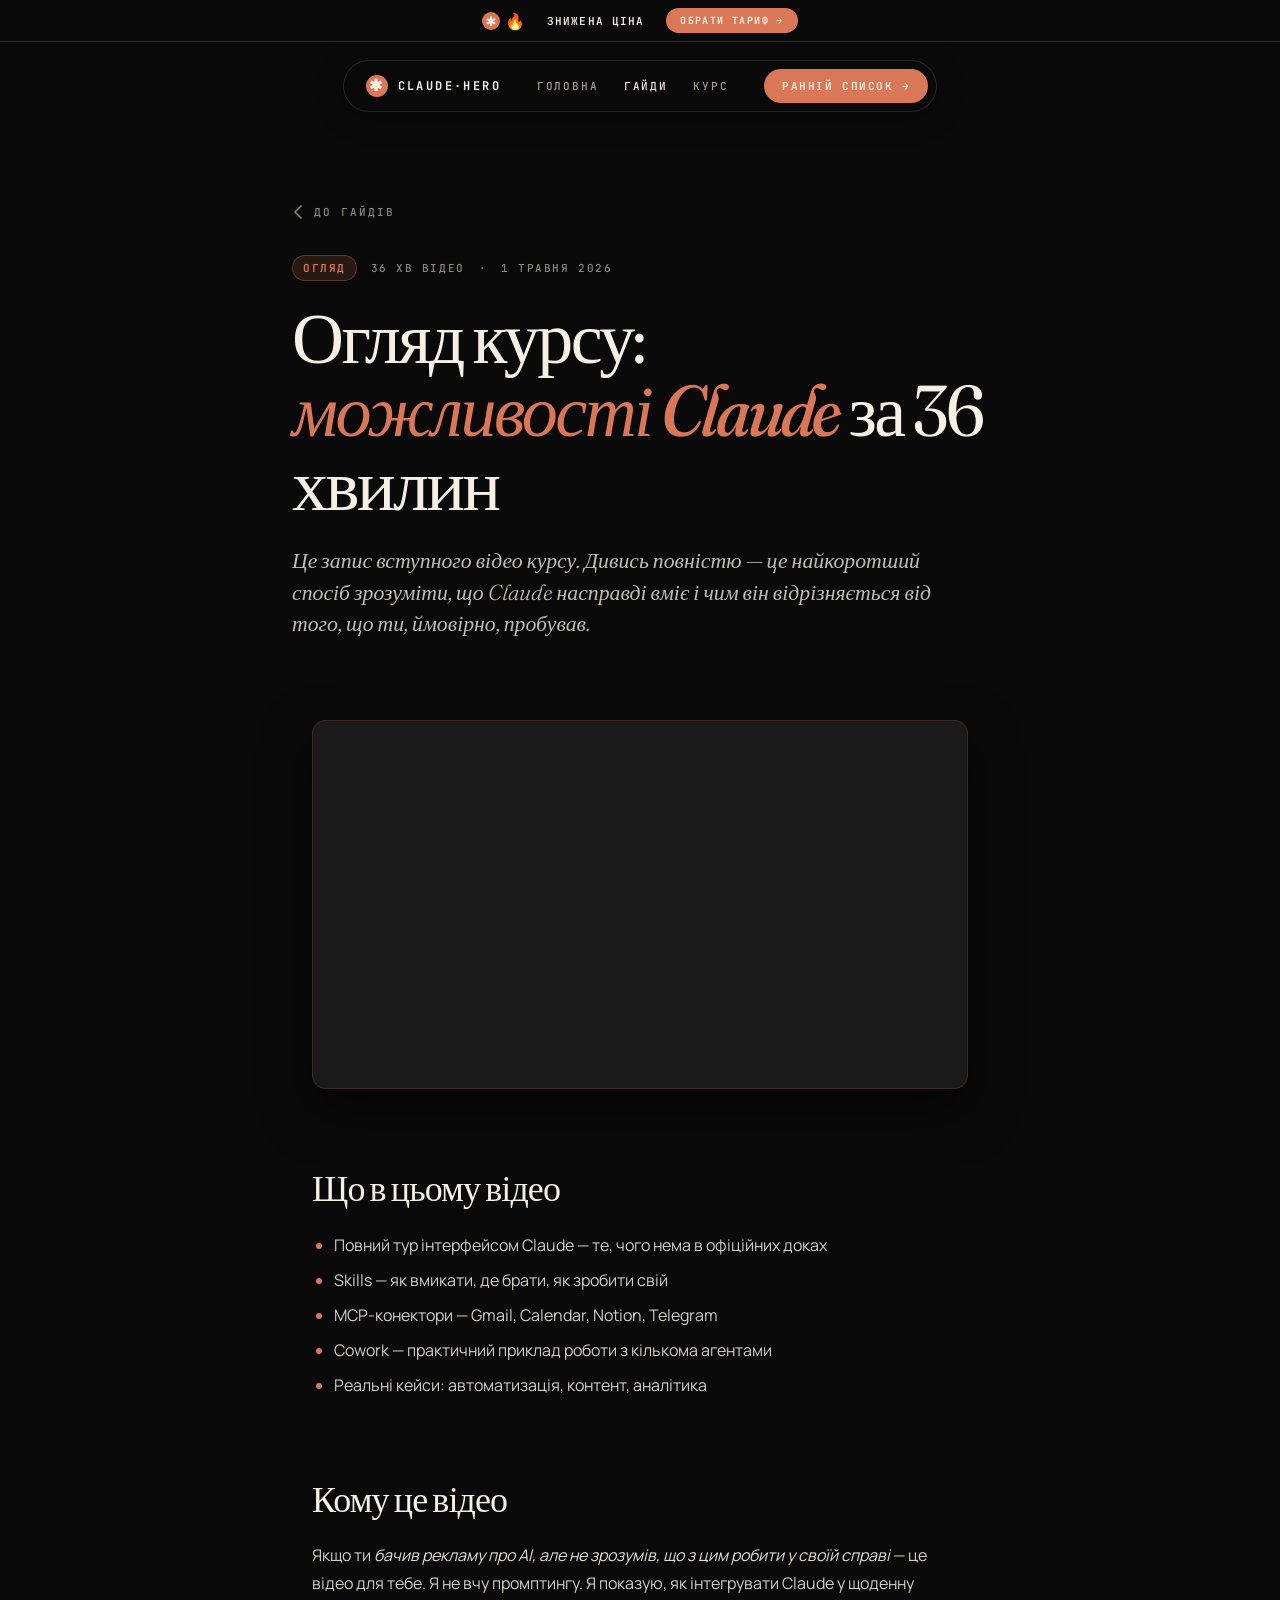
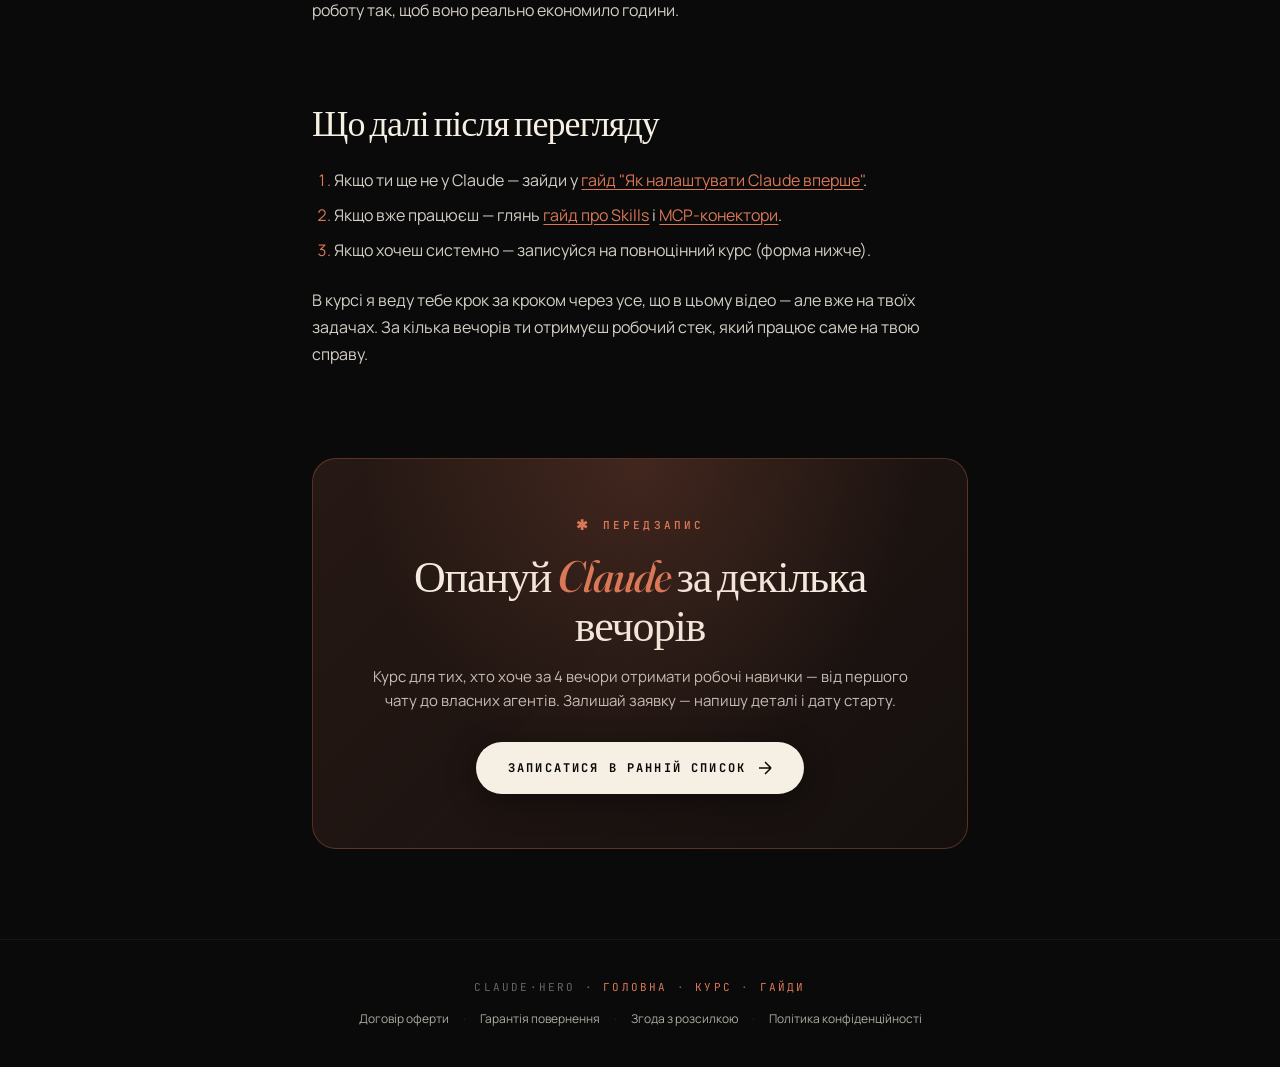
<file: guides/intensiv.html>
<!DOCTYPE html>
<html lang="uk">
<head>
<meta charset="UTF-8" />
<meta name="viewport" content="width=device-width, initial-scale=1.0, viewport-fit=cover" />
<title>Огляд курсу: можливості Claude за 36 хвилин | Claude Hero</title>
<meta name="description" content="Запис вступного відео курсу — повний огляд Claude. Інтерфейс, скіли, плагіни, конектори, Cowork. 36 хвилин по фактах." />
<link rel="canonical" href="https://claude-hero.creo.ua/guides/intensiv" />
<meta property="og:type" content="article" />
<meta property="og:title" content="Огляд курсу: можливості Claude за 36 хвилин" />
<meta property="og:description" content="Запис вступного відео — повний огляд можливостей Claude." />
<meta property="og:url" content="https://claude-hero.creo.ua/guides/intensiv" />
<meta property="og:locale" content="uk_UA" />
<script type="application/ld+json">
{"@context":"https://schema.org","@type":"VideoObject","name":"Огляд курсу: можливості Claude за 36 хвилин","description":"Запис вступного відео курсу — повний огляд Claude.","embedUrl":"https://player.vimeo.com/video/1189816777","inLanguage":"uk","uploadDate":"2026-05-01"}
</script>
<link rel="preconnect" href="https://fonts.googleapis.com">
<link rel="preconnect" href="https://fonts.gstatic.com" crossorigin>
<link href="https://fonts.googleapis.com/css2?family=Fraunces:ital,opsz,wght@0,9..144,300..700;1,9..144,300..700&family=Manrope:wght@300;400;500;600;700&family=JetBrains+Mono:wght@400;500;700&display=swap" rel="stylesheet">
<link rel="stylesheet" href="/styles/article.css">
</head>
<body>

<div class="promo-bar">
  <span class="promo-bar-brand"><span class="promo-bar-mark"></span>🔥</span>
  <span class="promo-bar-text">Знижена ціна</span>
  <a href="/intensive#tarify" class="promo-bar-cta">Обрати тариф →</a>
</div>

<nav class="main-nav">
  <a href="/" class="nav-brand">
    <span class="nav-brand-mark"></span>
    <span>Claude·Hero</span>
  </a>
  <div class="nav-links">
    <a href="/">Головна</a>
    <a href="/guides" class="active">Гайди</a>
    <a href="/intensive">Курс</a>
  </div>
  <a href="/intensive#signup" class="nav-cta">Ранній список →</a>
</nav>

<header class="article-header">
  <a href="/guides" class="back-link">
    <svg width="14" height="14" viewBox="0 0 14 14" fill="none">
      <path d="M9 1L3 7L9 13" stroke="currentColor" stroke-width="1.6" stroke-linecap="round" stroke-linejoin="round"/>
    </svg>
    До гайдів
  </a>
  <div class="article-meta">
    <span class="article-tag">Огляд</span>
    <span>36 хв відео</span>
    <span>·</span>
    <time datetime="2026-05-01">1 травня 2026</time>
  </div>
  <h1 class="article-title">Огляд курсу: <em>можливості Claude</em> за 36 хвилин</h1>
  <p class="article-lead">
    Це запис вступного відео курсу. Дивись повністю — це найкоротший спосіб зрозуміти, що Claude насправді вміє і чим він відрізняється від того, що ти, ймовірно, пробував.
  </p>
</header>

<article class="article-body">

<div class="video-frame">
  <iframe
    src="https://player.vimeo.com/video/1189816777?h=623264a101&amp;badge=0&amp;autopause=0&amp;player_id=0&amp;app_id=58479"
    frameborder="0"
    allow="autoplay; fullscreen; picture-in-picture; clipboard-write; encrypted-media; web-share"
    referrerpolicy="strict-origin-when-cross-origin"
    title="Огляд курсу Claude"
    allowfullscreen></iframe>
</div>

<h2>Що в цьому відео</h2>

<ul>
  <li>Повний тур інтерфейсом Claude — те, чого нема в офіційних доках</li>
  <li>Skills — як вмикати, де брати, як зробити свій</li>
  <li>MCP-конектори — Gmail, Calendar, Notion, Telegram</li>
  <li>Cowork — практичний приклад роботи з кількома агентами</li>
  <li>Реальні кейси: автоматизація, контент, аналітика</li>
</ul>

<h2>Кому це відео</h2>

<p>
  Якщо ти <em>бачив рекламу про AI, але не зрозумів, що з цим робити у своїй справі</em> — це відео для тебе. Я не вчу промптингу. Я показую, як інтегрувати Claude у щоденну роботу так, щоб воно реально економило години.
</p>

<h2>Що далі після перегляду</h2>

<ol>
  <li>Якщо ти ще не у Claude — зайди у <a href="/guides/yak-pochaty">гайд "Як налаштувати Claude вперше"</a>.</li>
  <li>Якщо вже працюєш — глянь <a href="/guides/skills">гайд про Skills</a> і <a href="/guides/mcp">MCP-конектори</a>.</li>
  <li>Якщо хочеш системно — записуйся на повноцінний курс (форма нижче).</li>
</ol>

<p>
  В курсі я веду тебе крок за кроком через усе, що в цьому відео — але вже на твоїх задачах. За кілька вечорів ти отримуєш робочий стек, який працює саме на твою справу.
</p>

</article>

<aside class="article-footer-cta">
  <div class="inner">
    <div class="eyebrow">Передзапис</div>
    <h3>Опануй <em>Claude</em> за декілька вечорів</h3>
    <p>Курс для тих, хто хоче за 4 вечори отримати робочі навички — від першого чату до власних агентів. Залишай заявку — напишу деталі і дату старту.</p>
    <a href="/intensive#signup" class="btn-cta">
      <span>Записатися в ранній список</span>
      <svg width="14" height="14" viewBox="0 0 14 14" fill="none">
        <path d="M1 7H13M13 7L7 1M13 7L7 13" stroke="currentColor" stroke-width="1.5"/>
      </svg>
    </a>
  </div>
</aside>

<footer>
  <div class="footer-nav">Claude·Hero · <a href="/">Головна</a> · <a href="/intensive">Курс</a> · <a href="/guides">Гайди</a></div>
  <div class="footer-legal">
    <a href="https://www.creo.ua/oferta" target="_blank" rel="noopener noreferrer">Договір оферти</a>
    <span>·</span>
    <a href="https://www.creo.ua/guarantee" target="_blank" rel="noopener noreferrer">Гарантія повернення</a>
    <span>·</span>
    <a href="https://my.creo.ua/documents/consent-to-the-mailing.pdf" target="_blank" rel="noopener noreferrer">Згода з розсилкою</a>
    <span>·</span>
    <a href="https://www.creo.ua/policy" target="_blank" rel="noopener noreferrer">Політика конфіденційності</a>
  </div>
</footer>

</body>
</html>
</file>
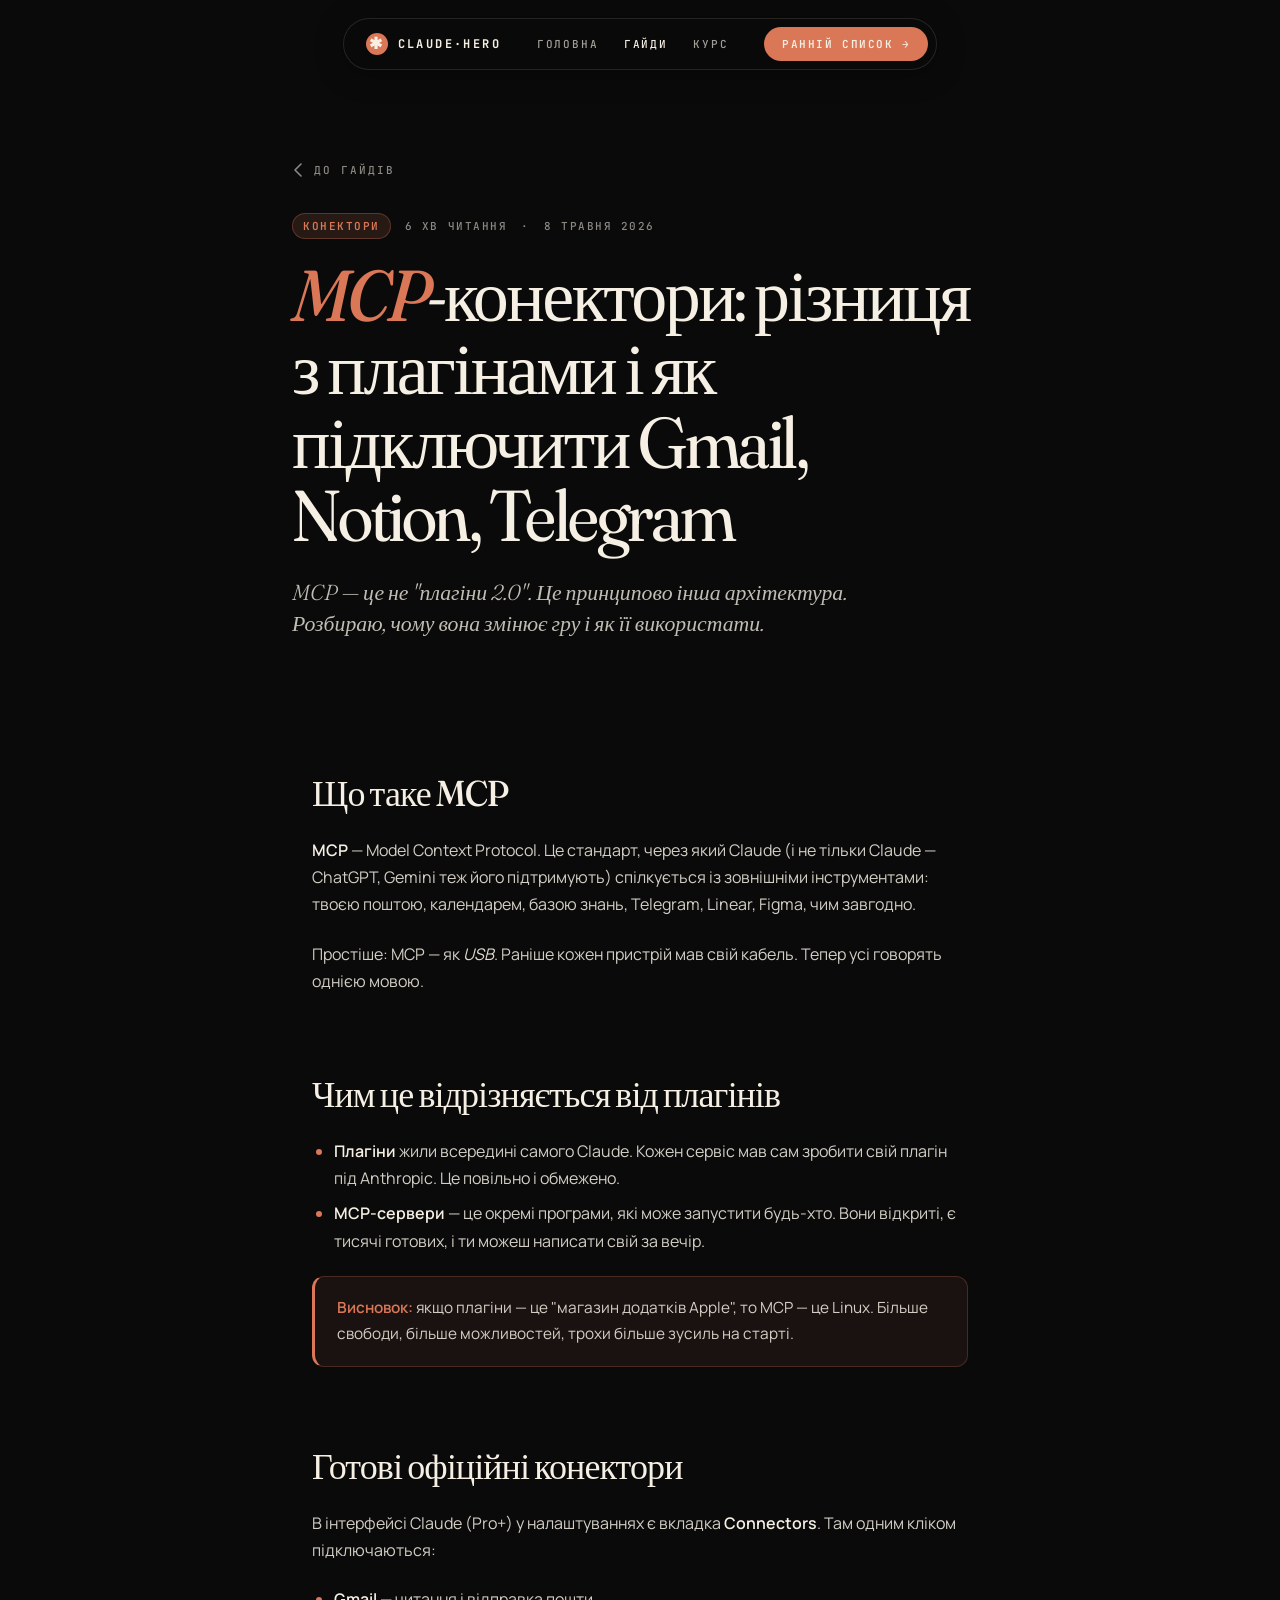
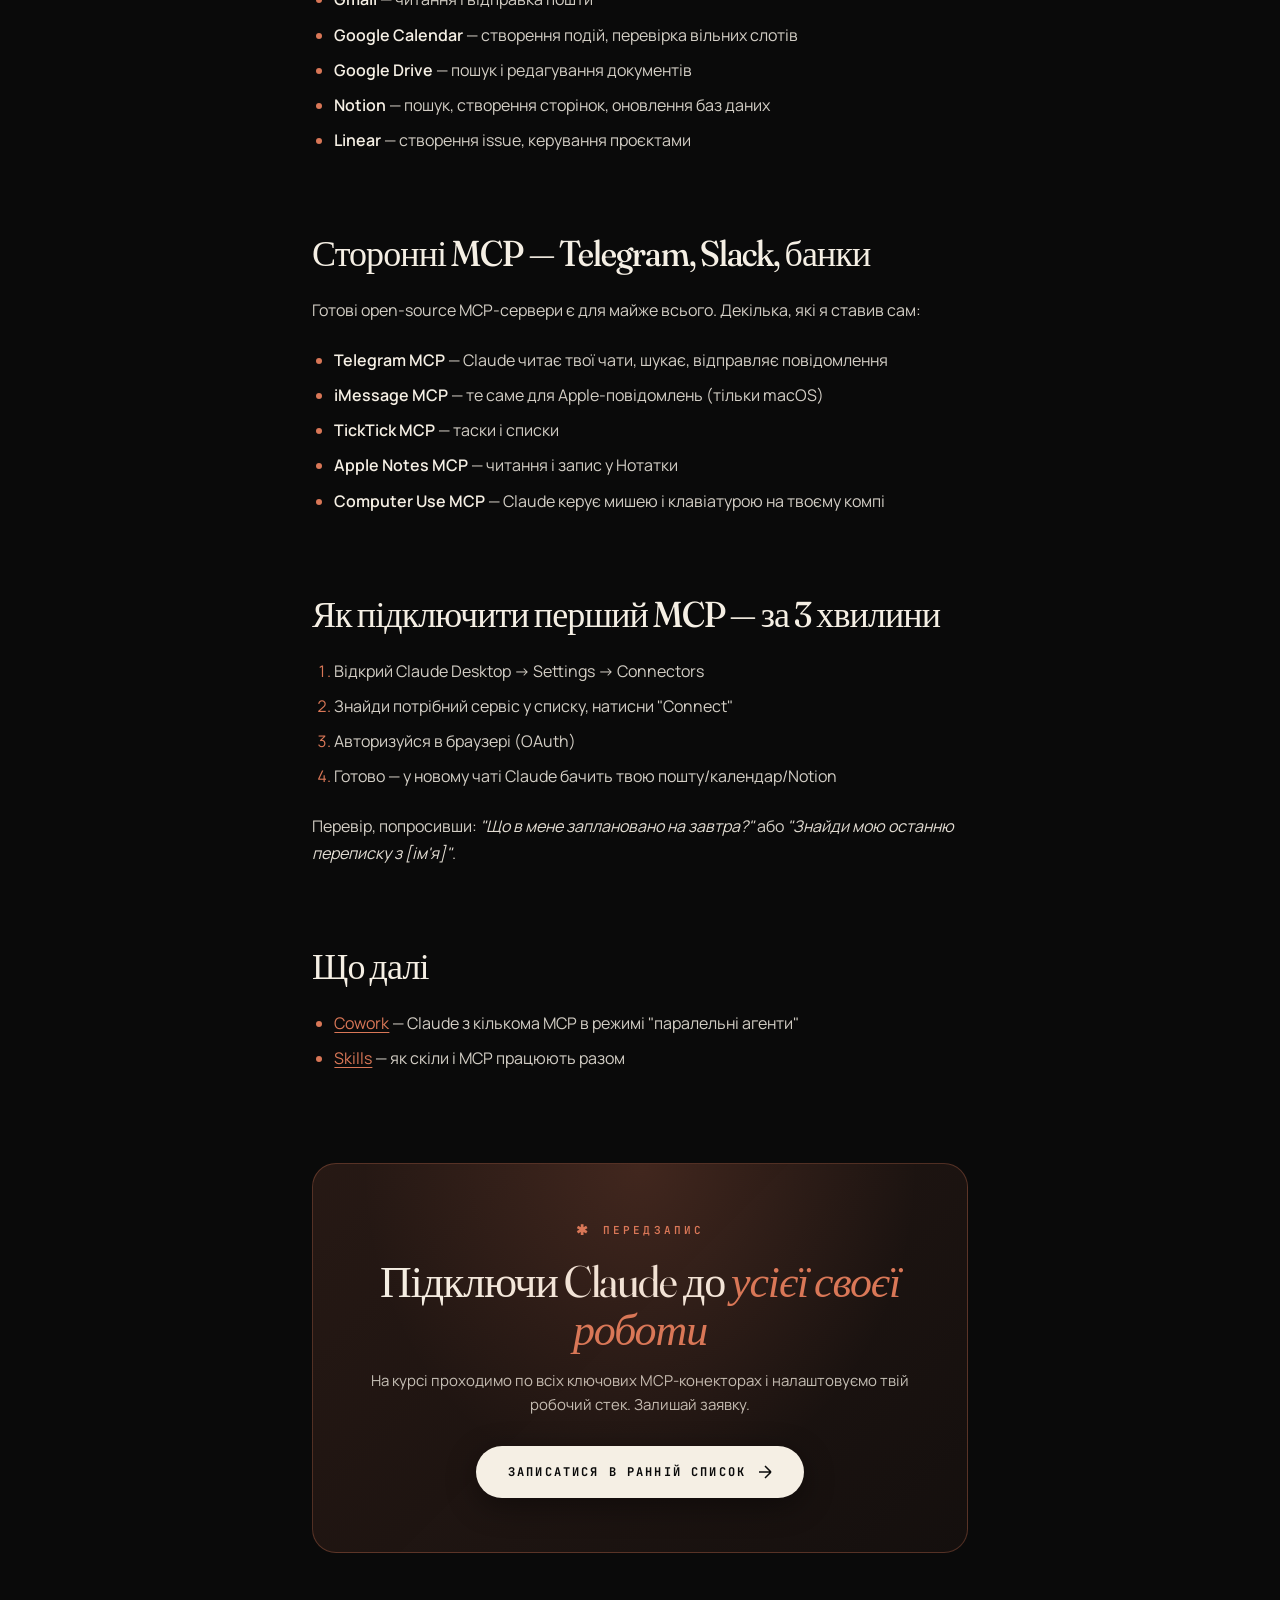
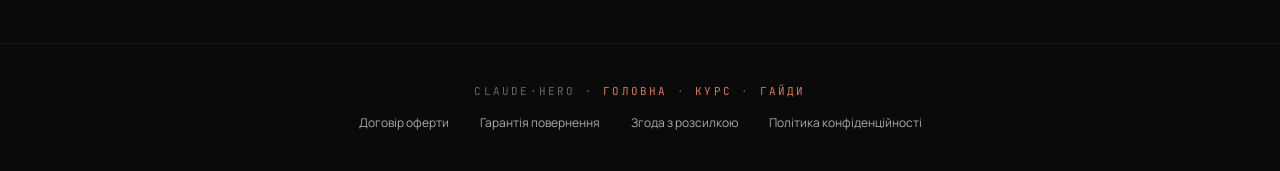
<file: guides/mcp.html>
<!DOCTYPE html>
<html lang="uk">
<head>
<meta charset="UTF-8" />
<meta name="viewport" content="width=device-width, initial-scale=1.0, viewport-fit=cover" />
<title>MCP-конектори у Claude — як підключити Gmail, Notion, Telegram | Claude Hero</title>
<meta name="description" content="MCP — це новий стандарт під'єднання Claude до твоїх інструментів. Чим відрізняється від плагінів і як налаштувати конектори за 5 хвилин." />
<link rel="canonical" href="https://claude-hero.creo.ua/guides/mcp" />
<meta property="og:type" content="article" />
<meta property="og:title" content="MCP-конектори: як підключити Gmail, Notion, Telegram до Claude" />
<meta property="og:description" content="Що таке MCP, чим відрізняється від плагінів і як підключити свої інструменти." />
<meta property="og:url" content="https://claude-hero.creo.ua/guides/mcp" />
<meta property="og:locale" content="uk_UA" />
<script type="application/ld+json">
{"@context":"https://schema.org","@type":"Article","headline":"MCP-конектори у Claude","author":{"@type":"Person","name":"Vitalii Valkov"},"publisher":{"@type":"Organization","name":"Claude Hero"},"inLanguage":"uk","url":"https://claude-hero.creo.ua/guides/mcp"}
</script>
<link rel="preconnect" href="https://fonts.googleapis.com">
<link rel="preconnect" href="https://fonts.gstatic.com" crossorigin>
<link href="https://fonts.googleapis.com/css2?family=Fraunces:ital,opsz,wght@0,9..144,300..700;1,9..144,300..700&family=Manrope:wght@300;400;500;600;700&family=JetBrains+Mono:wght@400;500;700&display=swap" rel="stylesheet">
<link rel="stylesheet" href="/styles/article.css">
<style>nav.main-nav { top: 16px; }</style>
</head>
<body>

<nav class="main-nav">
  <a href="/" class="nav-brand">
    <span class="nav-brand-mark"></span>
    <span>Claude·Hero</span>
  </a>
  <div class="nav-links">
    <a href="/">Головна</a>
    <a href="/guides" class="active">Гайди</a>
    <a href="/intensive">Курс</a>
  </div>
  <a href="/intensive#signup" class="nav-cta">Ранній список →</a>
</nav>

<header class="article-header">
  <a href="/guides" class="back-link">
    <svg width="14" height="14" viewBox="0 0 14 14" fill="none">
      <path d="M9 1L3 7L9 13" stroke="currentColor" stroke-width="1.6" stroke-linecap="round" stroke-linejoin="round"/>
    </svg>
    До гайдів
  </a>
  <div class="article-meta">
    <span class="article-tag">Конектори</span>
    <span>6 хв читання</span>
    <span>·</span>
    <time datetime="2026-05-08">8 травня 2026</time>
  </div>
  <h1 class="article-title"><em>MCP</em>-конектори: різниця з плагінами і як підключити Gmail, Notion, Telegram</h1>
  <p class="article-lead">
    MCP — це не "плагіни 2.0". Це принципово інша архітектура. Розбираю, чому вона змінює гру і як її використати.
  </p>
</header>

<article class="article-body">

<h2>Що таке MCP</h2>

<p>
  <strong>MCP</strong> — Model Context Protocol. Це стандарт, через який Claude (і не тільки Claude — ChatGPT, Gemini теж його підтримують) спілкується із зовнішніми інструментами: твоєю поштою, календарем, базою знань, Telegram, Linear, Figma, чим завгодно.
</p>

<p>
  Простіше: MCP — як <em>USB</em>. Раніше кожен пристрій мав свій кабель. Тепер усі говорять однією мовою.
</p>

<h2>Чим це відрізняється від плагінів</h2>

<ul>
  <li><strong>Плагіни</strong> жили всередині самого Claude. Кожен сервіс мав сам зробити свій плагін під Anthropic. Це повільно і обмежено.</li>
  <li><strong>MCP-сервери</strong> — це окремі програми, які може запустити будь-хто. Вони відкриті, є тисячі готових, і ти можеш написати свій за вечір.</li>
</ul>

<div class="callout">
  <strong>Висновок:</strong> якщо плагіни — це "магазин додатків Apple", то MCP — це Linux. Більше свободи, більше можливостей, трохи більше зусиль на старті.
</div>

<h2>Готові офіційні конектори</h2>

<p>
  В інтерфейсі Claude (Pro+) у налаштуваннях є вкладка <strong>Connectors</strong>. Там одним кліком підключаються:
</p>

<ul>
  <li><strong>Gmail</strong> — читання і відправка пошти</li>
  <li><strong>Google Calendar</strong> — створення подій, перевірка вільних слотів</li>
  <li><strong>Google Drive</strong> — пошук і редагування документів</li>
  <li><strong>Notion</strong> — пошук, створення сторінок, оновлення баз даних</li>
  <li><strong>Linear</strong> — створення issue, керування проєктами</li>
</ul>

<h2>Сторонні MCP — Telegram, Slack, банки</h2>

<p>
  Готові open-source MCP-сервери є для майже всього. Декілька, які я ставив сам:
</p>

<ul>
  <li><strong>Telegram MCP</strong> — Claude читає твої чати, шукає, відправляє повідомлення</li>
  <li><strong>iMessage MCP</strong> — те саме для Apple-повідомлень (тільки macOS)</li>
  <li><strong>TickTick MCP</strong> — таски і списки</li>
  <li><strong>Apple Notes MCP</strong> — читання і запис у Нотатки</li>
  <li><strong>Computer Use MCP</strong> — Claude керує мишею і клавіатурою на твоєму компі</li>
</ul>

<h2>Як підключити перший MCP — за 3 хвилини</h2>

<ol>
  <li>Відкрий Claude Desktop → Settings → Connectors</li>
  <li>Знайди потрібний сервіс у списку, натисни "Connect"</li>
  <li>Авторизуйся в браузері (OAuth)</li>
  <li>Готово — у новому чаті Claude бачить твою пошту/календар/Notion</li>
</ol>

<p>
  Перевір, попросивши: <em>"Що в мене заплановано на завтра?"</em> або <em>"Знайди мою останню переписку з [ім'я]"</em>.
</p>

<h2>Що далі</h2>

<ul>
  <li><a href="/guides/cowork">Cowork</a> — Claude з кількома MCP в режимі "паралельні агенти"</li>
  <li><a href="/guides/skills">Skills</a> — як скіли і MCP працюють разом</li>
</ul>

</article>

<aside class="article-footer-cta">
  <div class="inner">
    <div class="eyebrow">Передзапис</div>
    <h3>Підключи Claude до <em>усієї своєї роботи</em></h3>
    <p>На курсі проходимо по всіх ключових MCP-конекторах і налаштовуємо твій робочий стек. Залишай заявку.</p>
    <a href="/intensive#signup" class="btn-cta">
      <span>Записатися в ранній список</span>
      <svg width="14" height="14" viewBox="0 0 14 14" fill="none">
        <path d="M1 7H13M13 7L7 1M13 7L7 13" stroke="currentColor" stroke-width="1.5"/>
      </svg>
    </a>
  </div>
</aside>

<footer>
  <div class="footer-nav">Claude·Hero · <a href="/">Головна</a> · <a href="/intensive">Курс</a> · <a href="/guides">Гайди</a></div>
  <div class="footer-legal">
    <a href="https://www.creo.ua/oferta" target="_blank" rel="noopener noreferrer">Договір оферти</a>
    <span>·</span>
    <a href="https://www.creo.ua/guarantee" target="_blank" rel="noopener noreferrer">Гарантія повернення</a>
    <span>·</span>
    <a href="https://my.creo.ua/documents/consent-to-the-mailing.pdf" target="_blank" rel="noopener noreferrer">Згода з розсилкою</a>
    <span>·</span>
    <a href="https://www.creo.ua/policy" target="_blank" rel="noopener noreferrer">Політика конфіденційності</a>
  </div>
</footer>

</body>
</html>
</file>
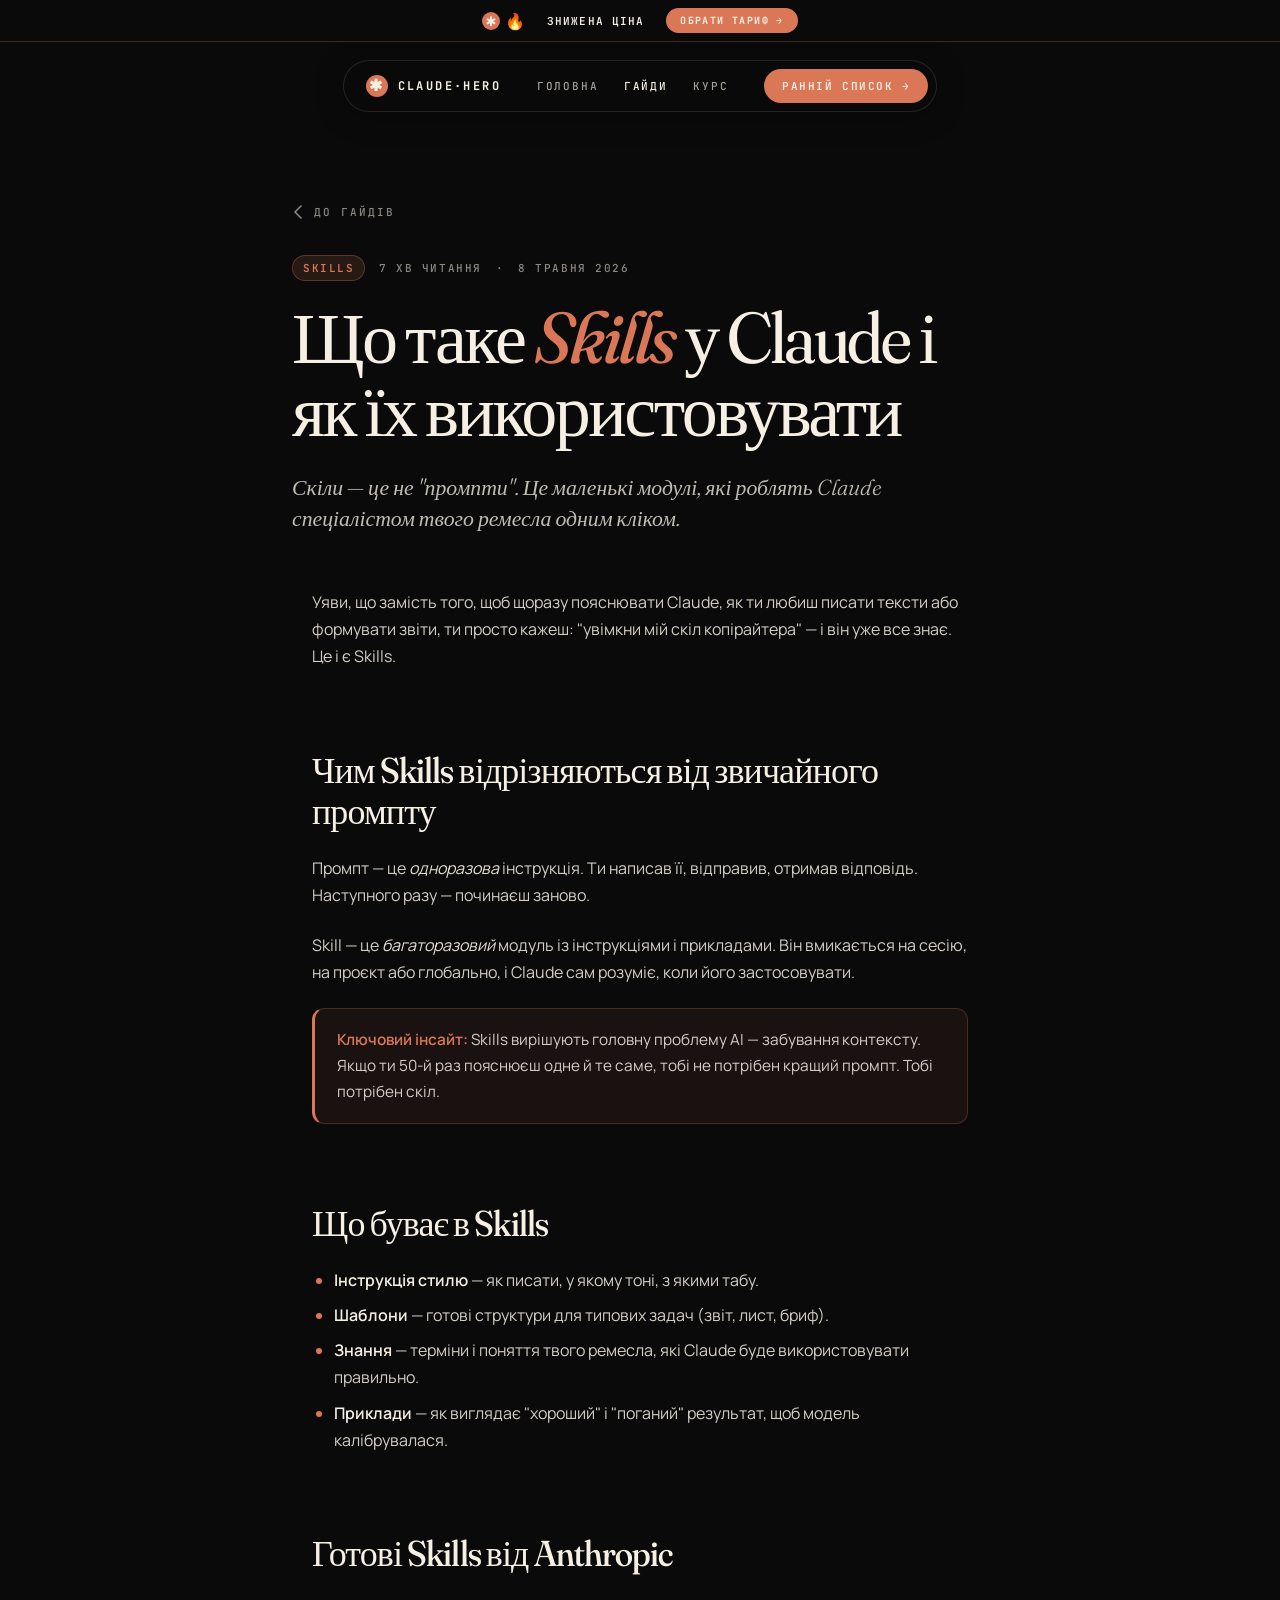
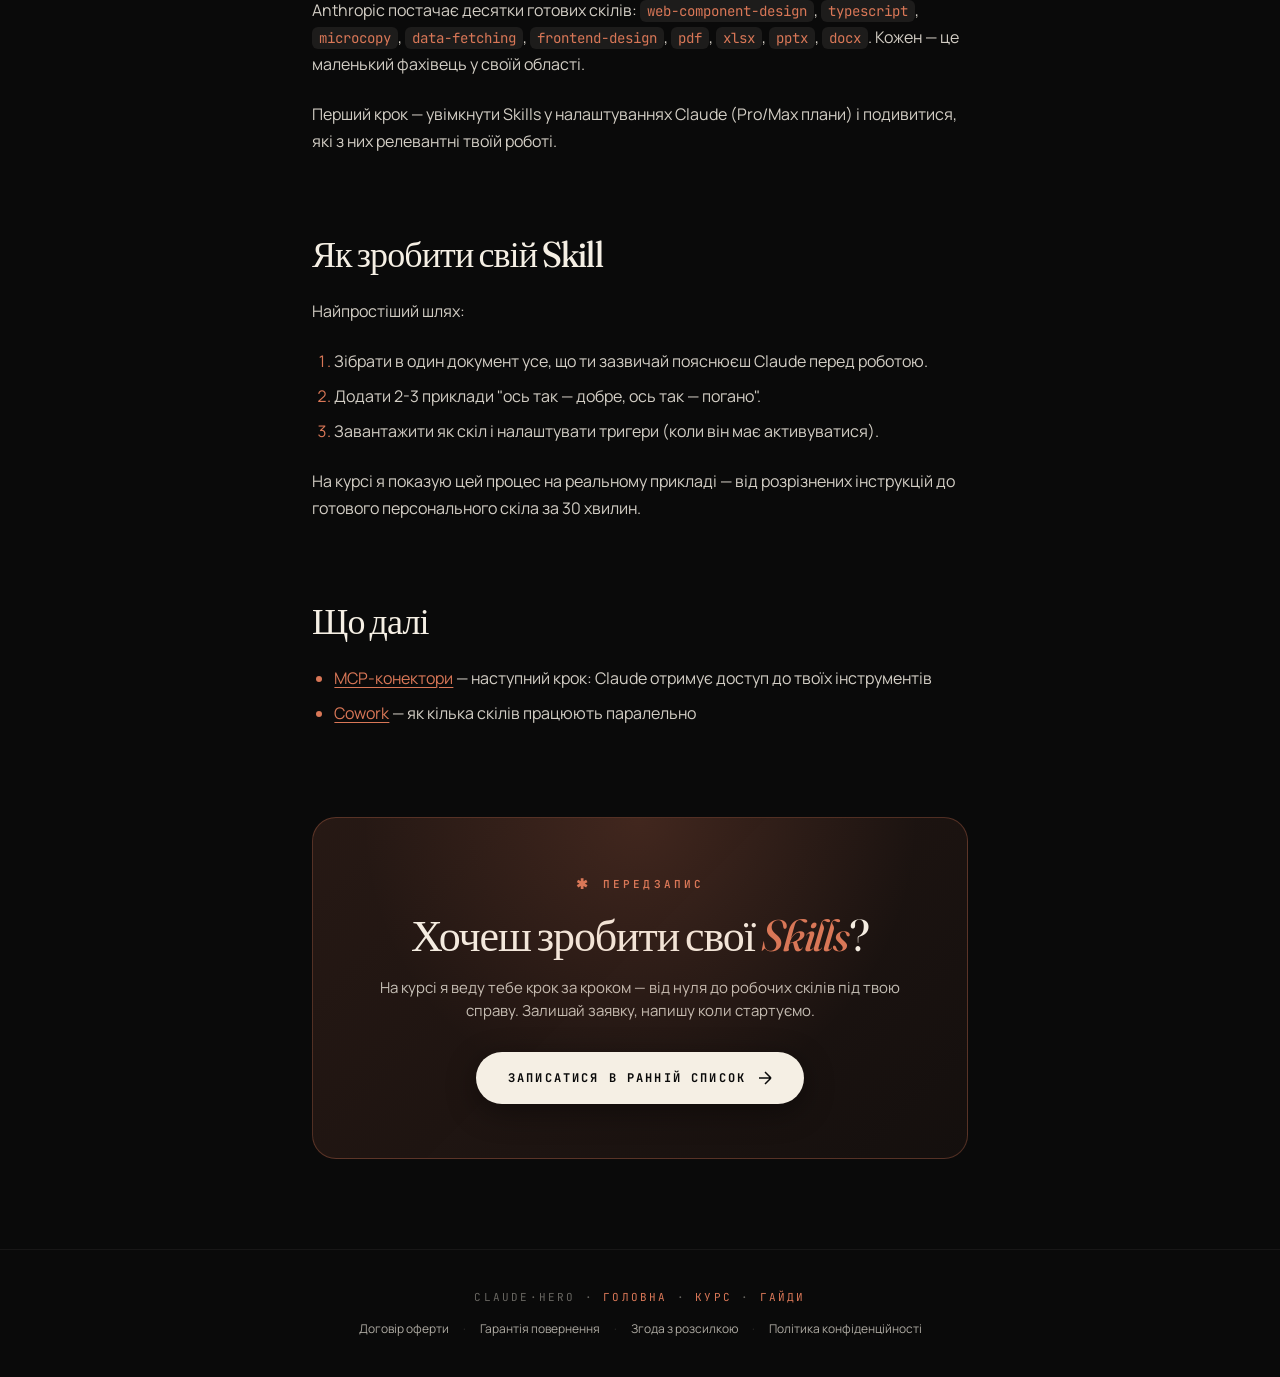
<file: guides/skills.html>
<!DOCTYPE html>
<html lang="uk">
<head>
<meta charset="UTF-8" />
<meta name="viewport" content="width=device-width, initial-scale=1.0, viewport-fit=cover" />
<title>Skills у Claude — як налаштувати і навіщо | Claude Hero</title>
<meta name="description" content="Skills (скіли) — це міні-інструкції для Claude, які перетворюють його на спеціаліста: дизайнера, аналітика, копірайтера. Розбираю на пальцях." />
<link rel="canonical" href="https://claude-hero.creo.ua/guides/skills" />
<meta property="og:type" content="article" />
<meta property="og:title" content="Skills у Claude — як налаштувати і навіщо" />
<meta property="og:description" content="Скіли — як перетворити Claude на спеціаліста твого ремесла." />
<meta property="og:url" content="https://claude-hero.creo.ua/guides/skills" />
<meta property="og:locale" content="uk_UA" />
<script type="application/ld+json">
{"@context":"https://schema.org","@type":"Article","headline":"Skills у Claude — як налаштувати і навіщо","author":{"@type":"Person","name":"Vitalii Valkov"},"publisher":{"@type":"Organization","name":"Claude Hero"},"inLanguage":"uk","url":"https://claude-hero.creo.ua/guides/skills"}
</script>
<link rel="preconnect" href="https://fonts.googleapis.com">
<link rel="preconnect" href="https://fonts.gstatic.com" crossorigin>
<link href="https://fonts.googleapis.com/css2?family=Fraunces:ital,opsz,wght@0,9..144,300..700;1,9..144,300..700&family=Manrope:wght@300;400;500;600;700&family=JetBrains+Mono:wght@400;500;700&display=swap" rel="stylesheet">
<link rel="stylesheet" href="/styles/article.css">
</head>
<body>

<div class="promo-bar">
  <span class="promo-bar-brand"><span class="promo-bar-mark"></span>🔥</span>
  <span class="promo-bar-text">Знижена ціна</span>
  <a href="/intensive#tarify" class="promo-bar-cta">Обрати тариф →</a>
</div>

<nav class="main-nav">
  <a href="/" class="nav-brand">
    <span class="nav-brand-mark"></span>
    <span>Claude·Hero</span>
  </a>
  <div class="nav-links">
    <a href="/">Головна</a>
    <a href="/guides" class="active">Гайди</a>
    <a href="/intensive">Курс</a>
  </div>
  <a href="/intensive#signup" class="nav-cta">Ранній список →</a>
</nav>

<header class="article-header">
  <a href="/guides" class="back-link">
    <svg width="14" height="14" viewBox="0 0 14 14" fill="none">
      <path d="M9 1L3 7L9 13" stroke="currentColor" stroke-width="1.6" stroke-linecap="round" stroke-linejoin="round"/>
    </svg>
    До гайдів
  </a>
  <div class="article-meta">
    <span class="article-tag">Skills</span>
    <span>7 хв читання</span>
    <span>·</span>
    <time datetime="2026-05-08">8 травня 2026</time>
  </div>
  <h1 class="article-title">Що таке <em>Skills</em> у Claude і як їх використовувати</h1>
  <p class="article-lead">
    Скіли — це не "промпти". Це маленькі модулі, які роблять Claude спеціалістом твого ремесла одним кліком.
  </p>
</header>

<article class="article-body">

<p>
  Уяви, що замість того, щоб щоразу пояснювати Claude, як ти любиш писати тексти або формувати звіти, ти просто кажеш: "увімкни мій скіл копірайтера" — і він уже все знає. Це і є Skills.
</p>

<h2>Чим Skills відрізняються від звичайного промпту</h2>

<p>
  Промпт — це <em>одноразова</em> інструкція. Ти написав її, відправив, отримав відповідь. Наступного разу — починаєш заново.
</p>

<p>
  Skill — це <em>багаторазовий</em> модуль із інструкціями і прикладами. Він вмикається на сесію, на проєкт або глобально, і Claude сам розуміє, коли його застосовувати.
</p>

<div class="callout">
  <strong>Ключовий інсайт:</strong> Skills вирішують головну проблему AI — забування контексту. Якщо ти 50-й раз пояснюєш одне й те саме, тобі не потрібен кращий промпт. Тобі потрібен скіл.
</div>

<h2>Що буває в Skills</h2>

<ul>
  <li><strong>Інструкція стилю</strong> — як писати, у якому тоні, з якими табу.</li>
  <li><strong>Шаблони</strong> — готові структури для типових задач (звіт, лист, бриф).</li>
  <li><strong>Знання</strong> — терміни і поняття твого ремесла, які Claude буде використовувати правильно.</li>
  <li><strong>Приклади</strong> — як виглядає "хороший" і "поганий" результат, щоб модель калібрувалася.</li>
</ul>

<h2>Готові Skills від Anthropic</h2>

<p>
  Anthropic постачає десятки готових скілів: <code>web-component-design</code>, <code>typescript</code>, <code>microcopy</code>, <code>data-fetching</code>, <code>frontend-design</code>, <code>pdf</code>, <code>xlsx</code>, <code>pptx</code>, <code>docx</code>. Кожен — це маленький фахівець у своїй області.
</p>

<p>
  Перший крок — увімкнути Skills у налаштуваннях Claude (Pro/Max плани) і подивитися, які з них релевантні твоїй роботі.
</p>

<h2>Як зробити свій Skill</h2>

<p>
  Найпростіший шлях:
</p>

<ol>
  <li>Зібрати в один документ усе, що ти зазвичай пояснюєш Claude перед роботою.</li>
  <li>Додати 2-3 приклади "ось так — добре, ось так — погано".</li>
  <li>Завантажити як скіл і налаштувати тригери (коли він має активуватися).</li>
</ol>

<p>
  На курсі я показую цей процес на реальному прикладі — від розрізнених інструкцій до готового персонального скіла за 30 хвилин.
</p>

<h2>Що далі</h2>

<ul>
  <li><a href="/guides/mcp">MCP-конектори</a> — наступний крок: Claude отримує доступ до твоїх інструментів</li>
  <li><a href="/guides/cowork">Cowork</a> — як кілька скілів працюють паралельно</li>
</ul>

</article>

<aside class="article-footer-cta">
  <div class="inner">
    <div class="eyebrow">Передзапис</div>
    <h3>Хочеш зробити свої <em>Skills</em>?</h3>
    <p>На курсі я веду тебе крок за кроком — від нуля до робочих скілів під твою справу. Залишай заявку, напишу коли стартуємо.</p>
    <a href="/intensive#signup" class="btn-cta">
      <span>Записатися в ранній список</span>
      <svg width="14" height="14" viewBox="0 0 14 14" fill="none">
        <path d="M1 7H13M13 7L7 1M13 7L7 13" stroke="currentColor" stroke-width="1.5"/>
      </svg>
    </a>
  </div>
</aside>

<footer>
  <div class="footer-nav">Claude·Hero · <a href="/">Головна</a> · <a href="/intensive">Курс</a> · <a href="/guides">Гайди</a></div>
  <div class="footer-legal">
    <a href="https://www.creo.ua/oferta" target="_blank" rel="noopener noreferrer">Договір оферти</a>
    <span>·</span>
    <a href="https://www.creo.ua/guarantee" target="_blank" rel="noopener noreferrer">Гарантія повернення</a>
    <span>·</span>
    <a href="https://my.creo.ua/documents/consent-to-the-mailing.pdf" target="_blank" rel="noopener noreferrer">Згода з розсилкою</a>
    <span>·</span>
    <a href="https://www.creo.ua/policy" target="_blank" rel="noopener noreferrer">Політика конфіденційності</a>
  </div>
</footer>

</body>
</html>
</file>
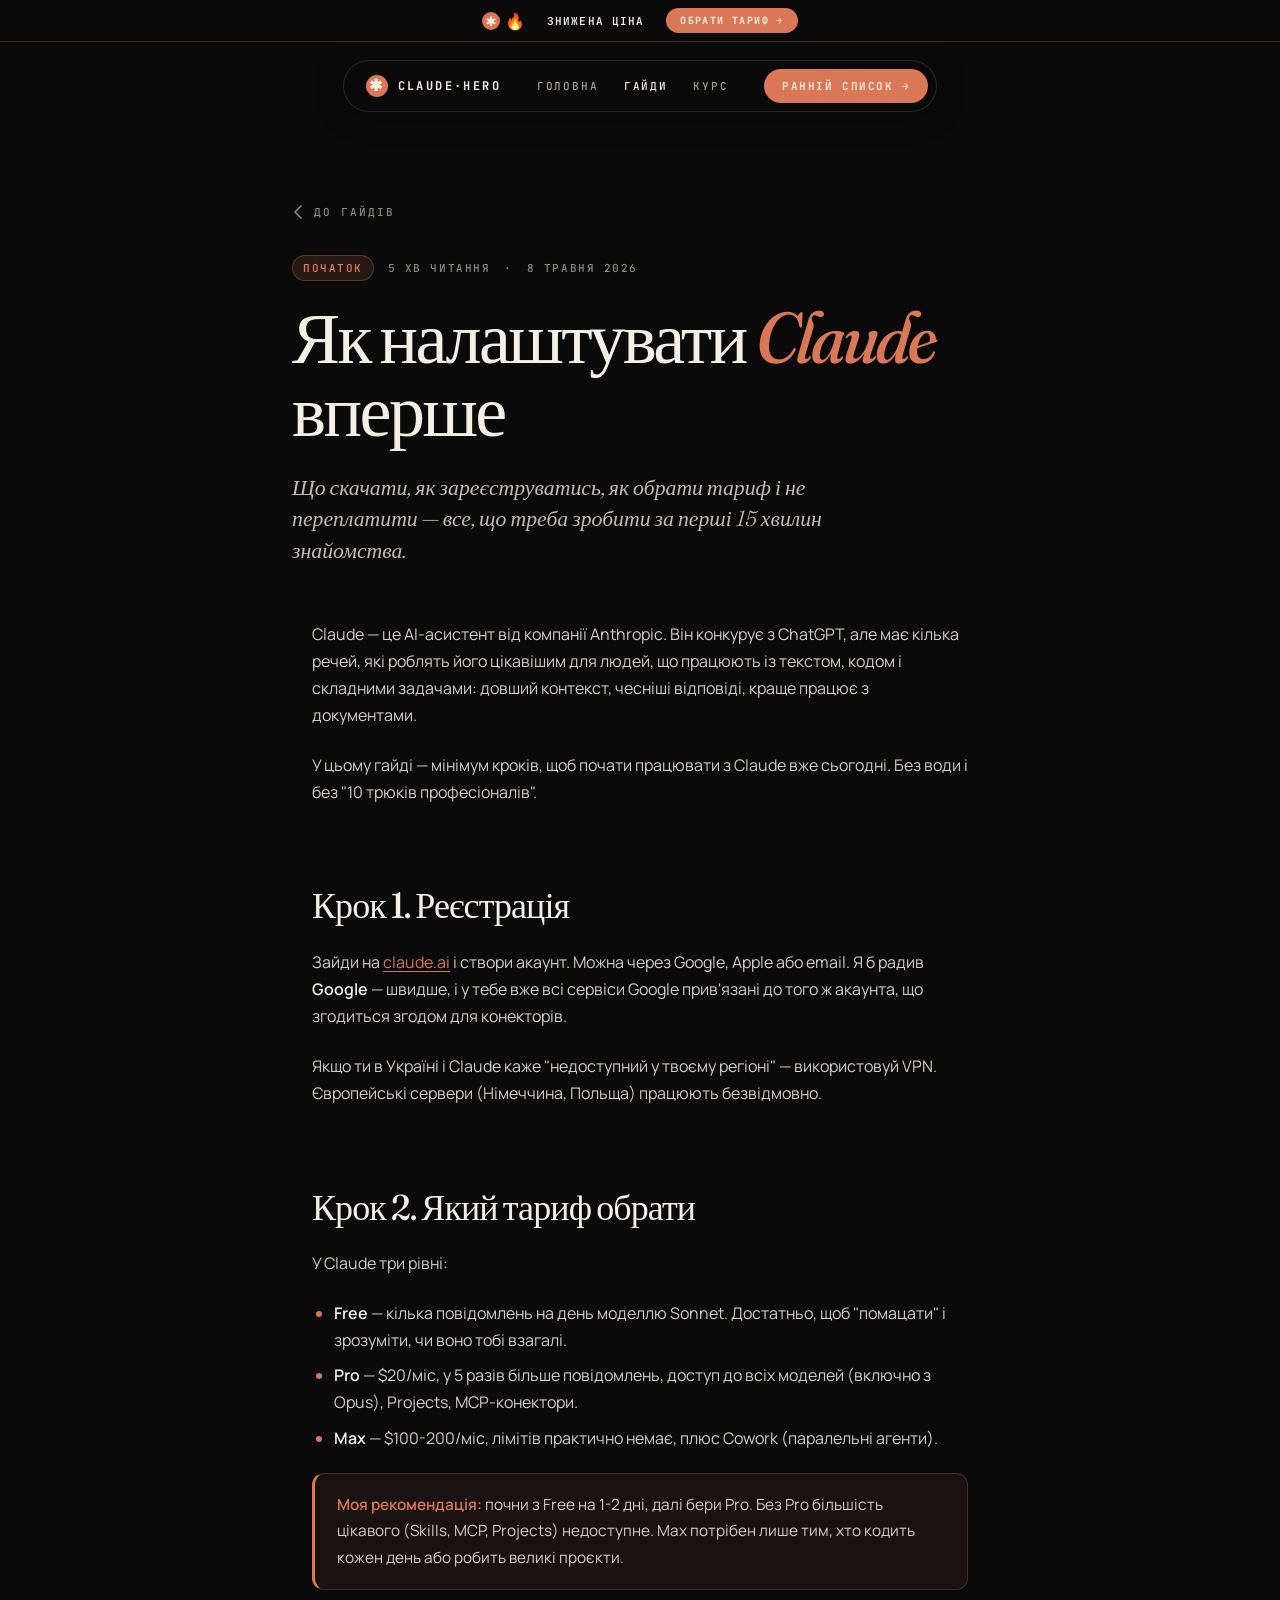
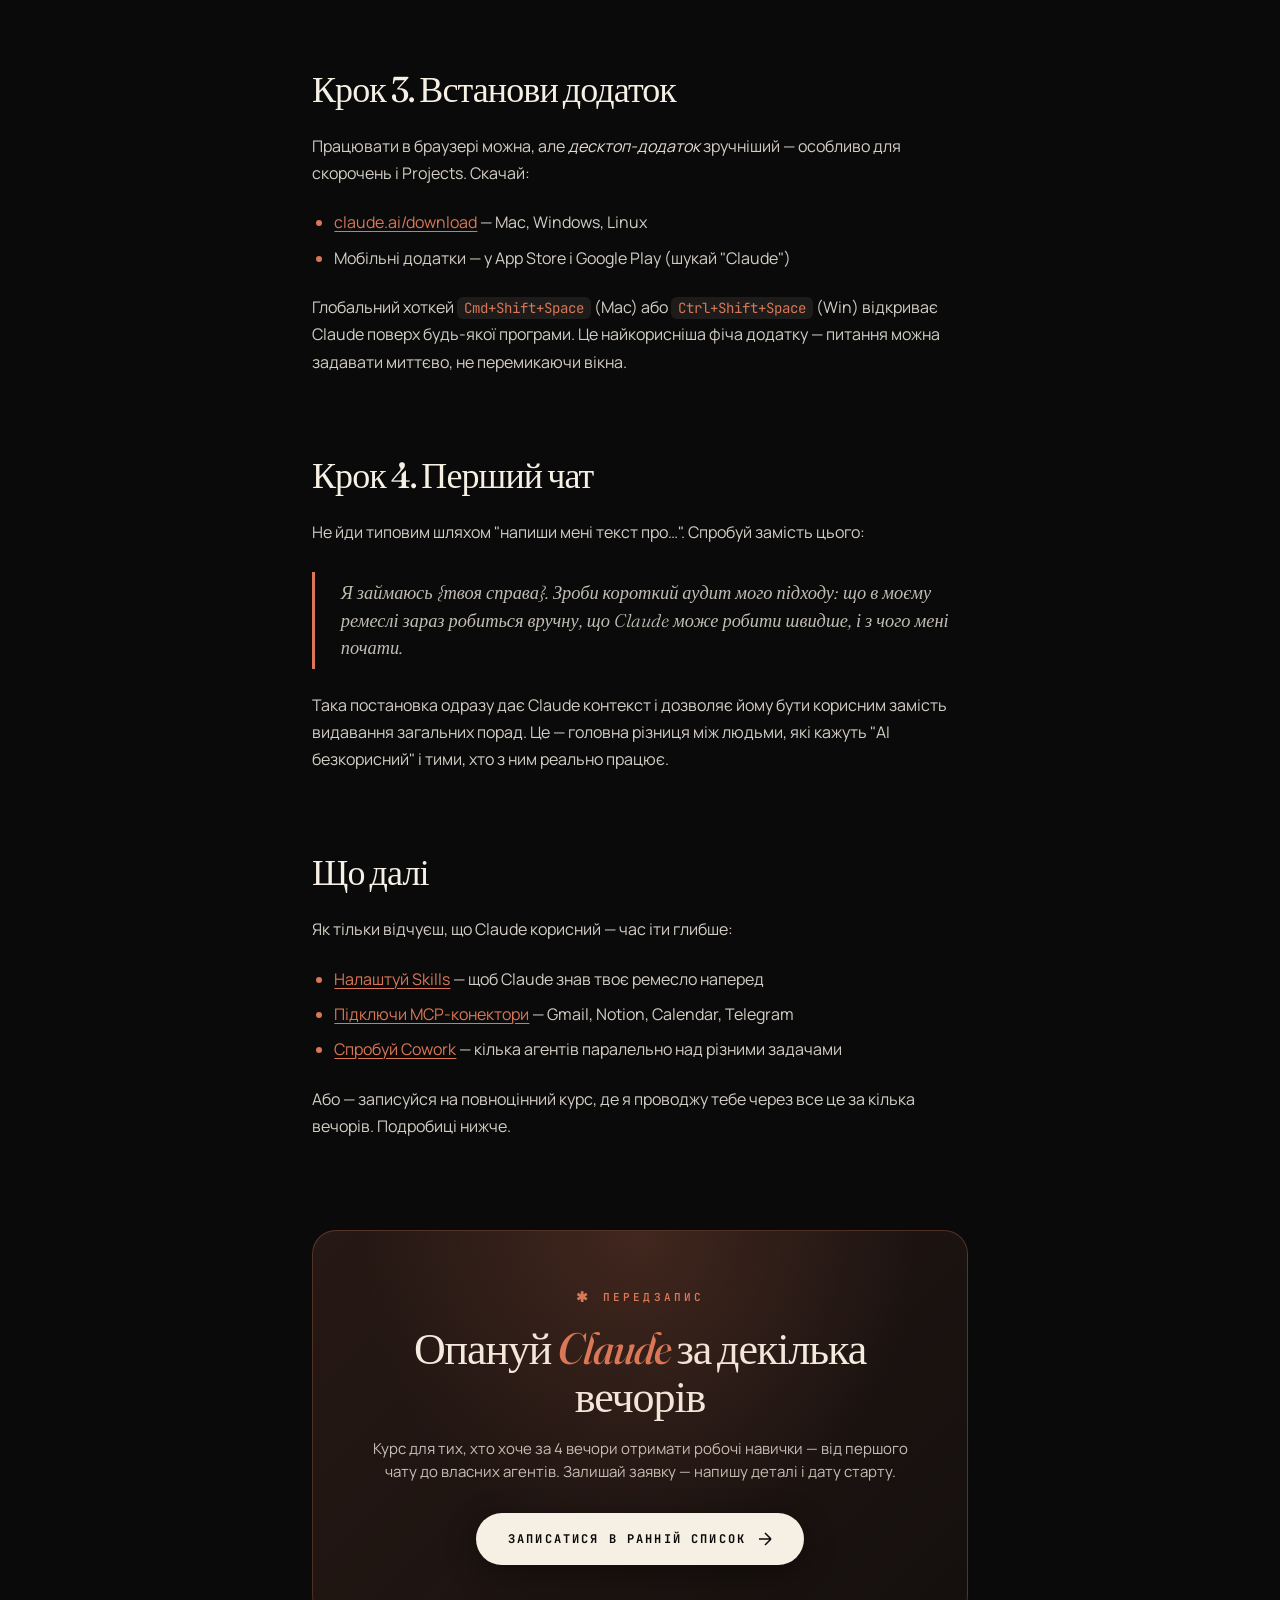
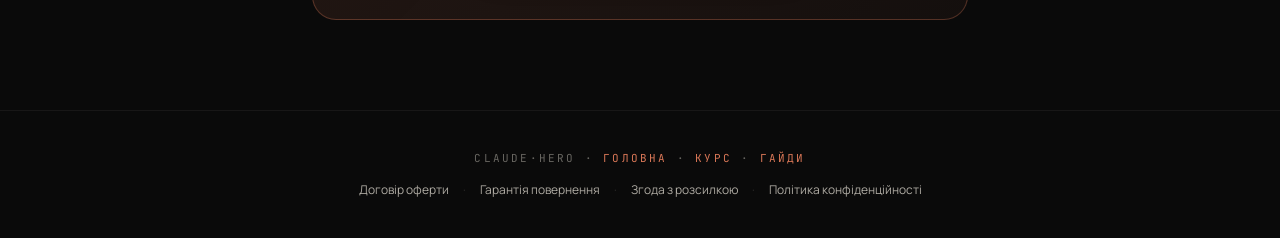
<file: guides/yak-pochaty.html>
<!DOCTYPE html>
<html lang="uk">
<head>
<meta charset="UTF-8" />
<meta name="viewport" content="width=device-width, initial-scale=1.0, viewport-fit=cover" />
<title>Як налаштувати Claude вперше — Гайди · Claude Hero</title>
<meta name="description" content="Покроковий гайд: як зареєструватись у Claude, обрати тариф, встановити додаток і запустити перший чат. Без зайвої води, по фактах." />
<link rel="canonical" href="https://claude-hero.creo.ua/guides/yak-pochaty" />
<meta property="og:type" content="article" />
<meta property="og:title" content="Як налаштувати Claude вперше" />
<meta property="og:description" content="Що скачати, як зареєструватись, як обрати тариф і не переплатити, як запустити перший чат." />
<meta property="og:url" content="https://claude-hero.creo.ua/guides/yak-pochaty" />
<meta property="og:locale" content="uk_UA" />
<script type="application/ld+json">
{"@context":"https://schema.org","@type":"Article","headline":"Як налаштувати Claude вперше","author":{"@type":"Person","name":"Vitalii Valkov"},"publisher":{"@type":"Organization","name":"Claude Hero"},"inLanguage":"uk","url":"https://claude-hero.creo.ua/guides/yak-pochaty"}
</script>

<link rel="preconnect" href="https://fonts.googleapis.com">
<link rel="preconnect" href="https://fonts.gstatic.com" crossorigin>
<link href="https://fonts.googleapis.com/css2?family=Fraunces:ital,opsz,wght@0,9..144,300..700;1,9..144,300..700&family=Manrope:wght@300;400;500;600;700&family=JetBrains+Mono:wght@400;500;700&display=swap" rel="stylesheet">
<link rel="stylesheet" href="/styles/article.css">
</head>
<body>

<div class="promo-bar">
  <span class="promo-bar-brand"><span class="promo-bar-mark"></span>🔥</span>
  <span class="promo-bar-text">Знижена ціна</span>
  <a href="/intensive#tarify" class="promo-bar-cta">Обрати тариф →</a>
</div>

<nav class="main-nav">
  <a href="/" class="nav-brand">
    <span class="nav-brand-mark"></span>
    <span>Claude·Hero</span>
  </a>
  <div class="nav-links">
    <a href="/">Головна</a>
    <a href="/guides" class="active">Гайди</a>
    <a href="/intensive">Курс</a>
  </div>
  <a href="/intensive#signup" class="nav-cta">Ранній список →</a>
</nav>

<header class="article-header">
  <a href="/guides" class="back-link">
    <svg width="14" height="14" viewBox="0 0 14 14" fill="none">
      <path d="M9 1L3 7L9 13" stroke="currentColor" stroke-width="1.6" stroke-linecap="round" stroke-linejoin="round"/>
    </svg>
    До гайдів
  </a>
  <div class="article-meta">
    <span class="article-tag">Початок</span>
    <span>5 хв читання</span>
    <span>·</span>
    <time datetime="2026-05-08">8 травня 2026</time>
  </div>
  <h1 class="article-title">Як налаштувати <em>Claude</em> вперше</h1>
  <p class="article-lead">
    Що скачати, як зареєструватись, як обрати тариф і не переплатити — все, що треба зробити за перші 15 хвилин знайомства.
  </p>
</header>

<article class="article-body">

<p>
  Claude — це AI-асистент від компанії Anthropic. Він конкурує з ChatGPT, але має кілька речей, які роблять його цікавішим для людей, що працюють із текстом, кодом і складними задачами: довший контекст, чесніші відповіді, краще працює з документами.
</p>

<p>
  У цьому гайді — мінімум кроків, щоб почати працювати з Claude вже сьогодні. Без води і без "10 трюків професіоналів".
</p>

<h2>Крок 1. Реєстрація</h2>

<p>
  Зайди на <a href="https://claude.ai" target="_blank" rel="noopener">claude.ai</a> і створи акаунт. Можна через Google, Apple або email. Я б радив <strong>Google</strong> — швидше, і у тебе вже всі сервіси Google прив'язані до того ж акаунта, що згодиться згодом для конекторів.
</p>

<p>
  Якщо ти в Україні і Claude каже "недоступний у твоєму регіоні" — використовуй VPN. Європейські сервери (Німеччина, Польща) працюють безвідмовно.
</p>

<h2>Крок 2. Який тариф обрати</h2>

<p>
  У Claude три рівні:
</p>

<ul>
  <li><strong>Free</strong> — кілька повідомлень на день моделлю Sonnet. Достатньо, щоб "помацати" і зрозуміти, чи воно тобі взагалі.</li>
  <li><strong>Pro</strong> — $20/міс, у 5 разів більше повідомлень, доступ до всіх моделей (включно з Opus), Projects, MCP-конектори.</li>
  <li><strong>Max</strong> — $100-200/міс, лімітів практично немає, плюс Cowork (паралельні агенти).</li>
</ul>

<div class="callout">
  <strong>Моя рекомендація:</strong> почни з Free на 1-2 дні, далі бери Pro. Без Pro більшість цікавого (Skills, MCP, Projects) недоступне. Max потрібен лише тим, хто кодить кожен день або робить великі проєкти.
</div>

<h2>Крок 3. Встанови додаток</h2>

<p>
  Працювати в браузері можна, але <em>десктоп-додаток</em> зручніший — особливо для скорочень і Projects. Скачай:
</p>

<ul>
  <li><a href="https://claude.ai/download" target="_blank" rel="noopener">claude.ai/download</a> — Mac, Windows, Linux</li>
  <li>Мобільні додатки — у App Store і Google Play (шукай "Claude")</li>
</ul>

<p>
  Глобальний хоткей <code>Cmd+Shift+Space</code> (Mac) або <code>Ctrl+Shift+Space</code> (Win) відкриває Claude поверх будь-якої програми. Це найкорисніша фіча додатку — питання можна задавати миттєво, не перемикаючи вікна.
</p>

<h2>Крок 4. Перший чат</h2>

<p>
  Не йди типовим шляхом "напиши мені текст про…". Спробуй замість цього:
</p>

<blockquote>
  Я займаюсь {твоя справа}. Зроби короткий аудит мого підходу: що в моєму ремеслі зараз робиться вручну, що Claude може робити швидше, і з чого мені почати.
</blockquote>

<p>
  Така постановка одразу дає Claude контекст і дозволяє йому бути корисним замість видавання загальних порад. Це — головна різниця між людьми, які кажуть "AI безкорисний" і тими, хто з ним реально працює.
</p>

<h2>Що далі</h2>

<p>
  Як тільки відчуєш, що Claude корисний — час іти глибше:
</p>

<ul>
  <li><a href="/guides/skills">Налаштуй Skills</a> — щоб Claude знав твоє ремесло наперед</li>
  <li><a href="/guides/mcp">Підключи MCP-конектори</a> — Gmail, Notion, Calendar, Telegram</li>
  <li><a href="/guides/cowork">Спробуй Cowork</a> — кілька агентів паралельно над різними задачами</li>
</ul>

<p>
  Або — записуйся на повноцінний курс, де я проводжу тебе через все це за кілька вечорів. Подробиці нижче.
</p>

</article>

<aside class="article-footer-cta">
  <div class="inner">
    <div class="eyebrow">Передзапис</div>
    <h3>Опануй <em>Claude</em> за декілька вечорів</h3>
    <p>Курс для тих, хто хоче за 4 вечори отримати робочі навички — від першого чату до власних агентів. Залишай заявку — напишу деталі і дату старту.</p>
    <a href="/intensive#signup" class="btn-cta">
      <span>Записатися в ранній список</span>
      <svg width="14" height="14" viewBox="0 0 14 14" fill="none">
        <path d="M1 7H13M13 7L7 1M13 7L7 13" stroke="currentColor" stroke-width="1.5"/>
      </svg>
    </a>
  </div>
</aside>

<footer>
  <div class="footer-nav">Claude·Hero · <a href="/">Головна</a> · <a href="/intensive">Курс</a> · <a href="/guides">Гайди</a></div>
  <div class="footer-legal">
    <a href="https://www.creo.ua/oferta" target="_blank" rel="noopener noreferrer">Договір оферти</a>
    <span>·</span>
    <a href="https://www.creo.ua/guarantee" target="_blank" rel="noopener noreferrer">Гарантія повернення</a>
    <span>·</span>
    <a href="https://my.creo.ua/documents/consent-to-the-mailing.pdf" target="_blank" rel="noopener noreferrer">Згода з розсилкою</a>
    <span>·</span>
    <a href="https://www.creo.ua/policy" target="_blank" rel="noopener noreferrer">Політика конфіденційності</a>
  </div>
</footer>

</body>
</html>
</file>
<file: styles/article.css>
/* ===== Спільні стилі для статей блогу /guides ===== */
* { margin: 0; padding: 0; box-sizing: border-box; }
:root {
  --paper: #f5efe4;
  --ink: #0a0a0a;
  --ink-soft: #1a1a1a;
  --orange: #d97757;
  --orange-deep: #b85d3f;
  --ash: #4a4541;

  --font-display: 'Fraunces', 'Times New Roman', serif;
  --font-body: 'Manrope', system-ui, sans-serif;
  --font-mono: 'JetBrains Mono', 'Courier New', monospace;
}

html { scroll-behavior: smooth; }
body {
  background: var(--ink);
  color: var(--paper);
  font-family: var(--font-body);
  overflow-x: hidden;
  -webkit-font-smoothing: antialiased;
  text-rendering: optimizeLegibility;
}
a { color: inherit; }

/* ===== PROMO BAR ===== */
.promo-bar {
  position: sticky; top: 0; z-index: 200;
  background: #0a0a0a;
  border-bottom: 1px solid rgba(217, 119, 87, 0.28);
  display: flex; align-items: center; justify-content: center;
  gap: clamp(10px, 2vw, 22px);
  padding: 0 20px;
  height: 42px;
}
.promo-bar-brand { display: flex; align-items: center; gap: 5px; flex-shrink: 0; }
.promo-bar-mark {
  width: 18px; height: 18px;
  background: var(--orange); border-radius: 50%;
  position: relative; flex-shrink: 0;
}
.promo-bar-mark::before {
  content: '✱'; position: absolute; inset: 0;
  color: var(--paper); font-size: 13px; line-height: 18px;
  text-align: center; font-weight: 900;
}
.promo-bar-text {
  font-family: var(--font-mono);
  font-size: 11px; font-weight: 600;
  letter-spacing: 0.1em; text-transform: uppercase;
  color: var(--paper); white-space: nowrap;
}
.promo-bar-timer {
  font-family: var(--font-mono);
  font-size: 13px; font-weight: 700;
  color: var(--orange);
  display: flex; align-items: baseline; gap: 1px; flex-shrink: 0;
}
.promo-bar-timer em {
  font-style: normal; font-size: 9px; font-weight: 500;
  opacity: 0.65; margin: 0 4px 0 1px;
}
.promo-bar-cta {
  background: var(--orange); color: var(--paper);
  padding: 6px 14px; border-radius: 100px;
  font-family: var(--font-mono);
  font-size: 10px; font-weight: 700;
  letter-spacing: 0.14em; text-transform: uppercase;
  text-decoration: none; transition: background 0.2s;
  white-space: nowrap; flex-shrink: 0;
}
.promo-bar-cta:hover { background: var(--orange-deep); }
@media (max-width: 580px) {
  .promo-bar-brand { display: none; }
  .promo-bar-text { font-size: 10px; letter-spacing: 0.04em; }
}

/* ===== NAV ===== */
nav.main-nav {
  position: sticky; top: 42px; z-index: 80;
  margin: 18px auto 0;
  display: flex; align-items: center;
  gap: clamp(18px, 3vw, 36px);
  padding: 8px 8px 8px 22px;
  background: rgba(10, 10, 10, 0.78);
  backdrop-filter: blur(20px) saturate(1.4);
  -webkit-backdrop-filter: blur(20px) saturate(1.4);
  border: 1px solid rgba(245, 239, 228, 0.12);
  border-radius: 100px;
  box-shadow: 0 4px 30px rgba(0, 0, 0, 0.3);
  width: max-content;
  max-width: calc(100vw - 32px);
}
.nav-brand {
  display: flex; align-items: center; gap: 10px;
  font-family: var(--font-mono);
  font-weight: 700; font-size: 12px;
  letter-spacing: 0.2em; text-transform: uppercase;
  color: var(--paper); text-decoration: none;
}
.nav-brand-mark {
  width: 22px; height: 22px;
  background: var(--orange);
  border-radius: 50%;
  flex-shrink: 0; position: relative;
}
.nav-brand-mark::before {
  content: '✱';
  position: absolute; inset: 0;
  color: var(--paper);
  font-size: 16px; line-height: 22px;
  text-align: center; font-weight: 900;
}
.nav-links {
  display: flex; gap: clamp(14px, 2vw, 26px);
  font-family: var(--font-mono); font-size: 11px;
  letter-spacing: 0.16em; text-transform: uppercase;
  font-weight: 500;
}
.nav-links a {
  color: var(--paper); text-decoration: none;
  opacity: 0.65; transition: opacity 0.2s;
}
.nav-links a:hover, .nav-links a.active { opacity: 1; }
.nav-cta {
  background: var(--orange); color: var(--paper);
  padding: 10px 18px; border-radius: 100px;
  font-family: var(--font-mono);
  font-size: 11px; font-weight: 600;
  letter-spacing: 0.14em; text-transform: uppercase;
  text-decoration: none; transition: background 0.2s;
}
.nav-cta:hover { background: var(--orange-deep); }
@media (max-width: 720px) {
  .nav-links { display: none; }
  nav.main-nav { padding: 6px 6px 6px 16px; gap: 12px; }
}

/* ===== ARTICLE HEADER ===== */
.article-header {
  max-width: 760px;
  margin: 0 auto;
  padding: clamp(60px, 10vh, 110px) clamp(20px, 5vw, 32px) clamp(40px, 6vh, 60px);
  text-align: left;
}
.back-link {
  display: inline-flex; align-items: center; gap: 8px;
  font-family: var(--font-mono);
  font-size: 11px; font-weight: 500;
  letter-spacing: 0.18em; text-transform: uppercase;
  color: rgba(245, 239, 228, 0.55);
  text-decoration: none;
  margin-bottom: 36px;
  transition: color 0.2s;
}
.back-link:hover { color: var(--paper); }
.article-meta {
  display: flex; align-items: center; gap: 14px;
  flex-wrap: wrap;
  font-family: var(--font-mono);
  font-size: 11px; font-weight: 500;
  letter-spacing: 0.14em; text-transform: uppercase;
  color: rgba(245, 239, 228, 0.55);
  margin-bottom: 20px;
}
.article-tag {
  background: rgba(217, 119, 87, 0.14);
  color: var(--orange);
  padding: 5px 10px;
  border-radius: 100px;
  border: 1px solid rgba(217, 119, 87, 0.3);
  font-weight: 600;
}
.article-title {
  font-family: var(--font-display);
  font-weight: 400;
  font-size: clamp(36px, 6vw, 72px);
  line-height: 1.02;
  letter-spacing: -0.035em;
  color: var(--paper);
  margin-bottom: 24px;
  font-variation-settings: "opsz" 144, "SOFT" 50;
}
.article-title em { font-style: italic; color: var(--orange); font-weight: 500; }
.article-lead {
  font-family: var(--font-display);
  font-style: italic;
  font-weight: 300;
  font-size: clamp(18px, 1.7vw, 24px);
  line-height: 1.45;
  color: rgba(245, 239, 228, 0.78);
  max-width: 640px;
}

/* ===== ARTICLE BODY ===== */
.article-body {
  max-width: 720px;
  margin: 0 auto;
  padding: 0 clamp(20px, 5vw, 32px);
  font-family: var(--font-body);
  font-size: clamp(16px, 1.2vw, 18px);
  line-height: 1.7;
  color: rgba(245, 239, 228, 0.86);
}
.article-body > * + * { margin-top: 1.4em; }
.article-body h2 {
  font-family: var(--font-display);
  font-weight: 500;
  font-size: clamp(26px, 3.4vw, 36px);
  line-height: 1.15;
  letter-spacing: -0.025em;
  color: var(--paper);
  margin-top: 2.2em;
  margin-bottom: 0.5em;
  font-variation-settings: "opsz" 100, "SOFT" 50;
}
.article-body h2 em { font-style: italic; color: var(--orange); }
.article-body h3 {
  font-family: var(--font-display);
  font-weight: 500;
  font-size: clamp(20px, 2.4vw, 26px);
  line-height: 1.2;
  letter-spacing: -0.02em;
  color: var(--paper);
  margin-top: 1.8em;
  margin-bottom: 0.4em;
}
.article-body p { color: rgba(245, 239, 228, 0.86); }
.article-body strong { color: var(--paper); font-weight: 600; }
.article-body em { font-style: italic; color: rgba(245, 239, 228, 0.92); }
.article-body a {
  color: var(--orange);
  text-decoration: underline;
  text-underline-offset: 3px;
  text-decoration-thickness: 1px;
  transition: text-decoration-thickness 0.15s;
}
.article-body a:hover { text-decoration-thickness: 2px; }
.article-body ul, .article-body ol {
  padding-left: 1.4em;
  color: rgba(245, 239, 228, 0.86);
}
.article-body li + li { margin-top: 0.5em; }
.article-body li::marker { color: var(--orange); }
.article-body blockquote {
  border-left: 3px solid var(--orange);
  padding: 0.4em 0 0.4em 1.4em;
  font-family: var(--font-display);
  font-style: italic;
  font-weight: 300;
  font-size: 1.15em;
  line-height: 1.5;
  color: rgba(245, 239, 228, 0.78);
}
.article-body code {
  font-family: var(--font-mono);
  font-size: 0.88em;
  background: rgba(245, 239, 228, 0.08);
  padding: 2px 7px;
  border-radius: 6px;
  color: var(--orange);
}
.article-body pre {
  background: rgba(245, 239, 228, 0.04);
  border: 1px solid rgba(245, 239, 228, 0.1);
  border-radius: 12px;
  padding: 18px 20px;
  overflow-x: auto;
}
.article-body pre code {
  background: transparent; padding: 0; color: inherit; font-size: 14px;
}
.article-body hr {
  border: 0;
  height: 1px;
  background: rgba(245, 239, 228, 0.1);
  margin: 2.5em 0;
}
.article-body .video-frame {
  width: 100%;
  aspect-ratio: 16 / 9;
  border-radius: 14px;
  overflow: hidden;
  background: var(--ink-soft);
  border: 1px solid rgba(217, 119, 87, 0.18);
  box-shadow: 0 20px 50px rgba(0, 0, 0, 0.5);
  position: relative;
  margin: 1.6em 0;
}
.article-body .video-frame iframe {
  position: absolute; inset: 0;
  width: 100%; height: 100%;
  border: 0;
}
.article-body .callout {
  background: rgba(217, 119, 87, 0.08);
  border: 1px solid rgba(217, 119, 87, 0.25);
  border-left: 3px solid var(--orange);
  padding: 18px 22px;
  border-radius: 12px;
  font-size: 0.96em;
  color: rgba(245, 239, 228, 0.85);
}
.article-body .callout strong { color: var(--orange); }

/* ===== FOOTER CTA + RELATED ===== */
.article-footer-cta {
  max-width: 720px;
  margin: clamp(60px, 10vh, 100px) auto 0;
  padding: 0 clamp(20px, 5vw, 32px);
}
.article-footer-cta .inner {
  padding: clamp(36px, 6vh, 60px) clamp(28px, 5vw, 48px);
  background: linear-gradient(135deg, rgba(217, 119, 87, 0.14) 0%, rgba(217, 119, 87, 0.05) 100%);
  border: 1px solid rgba(217, 119, 87, 0.3);
  border-radius: 24px;
  text-align: center;
  position: relative;
  overflow: hidden;
}
.article-footer-cta .inner::before {
  content: '';
  position: absolute; inset: 0;
  background: radial-gradient(ellipse at 50% 0%, rgba(217, 119, 87, 0.18) 0%, transparent 60%);
  pointer-events: none;
}
.article-footer-cta .eyebrow {
  font-family: var(--font-mono);
  font-size: 11px; font-weight: 600;
  letter-spacing: 0.28em; text-transform: uppercase;
  color: var(--orange);
  margin-bottom: 18px;
  display: inline-flex; align-items: center; gap: 12px;
}
.article-footer-cta .eyebrow::before { content: '✱'; font-size: 14px; }
.article-footer-cta h3 {
  font-family: var(--font-display);
  font-weight: 400;
  font-size: clamp(28px, 4vw, 44px);
  line-height: 1.1;
  letter-spacing: -0.025em;
  color: var(--paper);
  margin-bottom: 16px;
  font-variation-settings: "opsz" 100;
}
.article-footer-cta h3 em { font-style: italic; color: var(--orange); font-weight: 500; }
.article-footer-cta p {
  font-family: var(--font-body);
  font-size: clamp(15px, 1.15vw, 17px);
  color: rgba(245, 239, 228, 0.78);
  line-height: 1.55;
  max-width: 560px;
  margin: 0 auto 30px;
}
.btn-cta {
  display: inline-flex; align-items: center; gap: 12px;
  background: var(--paper); color: var(--ink);
  padding: 18px 32px; border-radius: 100px;
  font-family: var(--font-mono);
  font-size: 12px; font-weight: 700;
  letter-spacing: 0.18em; text-transform: uppercase;
  text-decoration: none;
  transition: all 0.3s cubic-bezier(0.2, 0.8, 0.2, 1);
  position: relative; overflow: hidden;
  box-shadow: 0 8px 30px rgba(0, 0, 0, 0.4);
}
.btn-cta::before {
  content: ''; position: absolute; inset: 0;
  background: var(--orange);
  transform: translateX(-101%);
  transition: transform 0.4s cubic-bezier(0.2, 0.8, 0.2, 1);
}
.btn-cta:hover { color: var(--paper); }
.btn-cta:hover::before { transform: translateX(0); }
.btn-cta span { position: relative; z-index: 1; }
.btn-cta svg { position: relative; z-index: 1; transition: transform 0.3s; }
.btn-cta:hover svg { transform: translateX(4px); }

footer {
  padding: 40px 20px;
  text-align: center;
  background: var(--ink);
  border-top: 1px solid rgba(245, 239, 228, 0.06);
  font-family: var(--font-mono);
  font-size: 11px;
  letter-spacing: 0.2em;
  text-transform: uppercase;
  color: rgba(245, 239, 228, 0.4);
  margin-top: clamp(60px, 10vh, 100px);
}
footer a { color: var(--orange); text-decoration: none; }
footer a:hover { text-decoration: underline; }
footer .footer-nav { margin-bottom: 16px; }
footer .footer-legal {
  display: flex;
  flex-wrap: wrap;
  justify-content: center;
  align-items: center;
  gap: 6px 14px;
  font-family: var(--font-body);
  font-size: 12px;
  font-weight: 400;
  letter-spacing: 0;
  text-transform: none;
  color: rgba(245, 239, 228, 0.5);
}
footer .footer-legal a { color: rgba(245, 239, 228, 0.7); }
footer .footer-legal a:hover { color: var(--orange); }
footer .footer-legal span { opacity: 0.3; }
</file>
